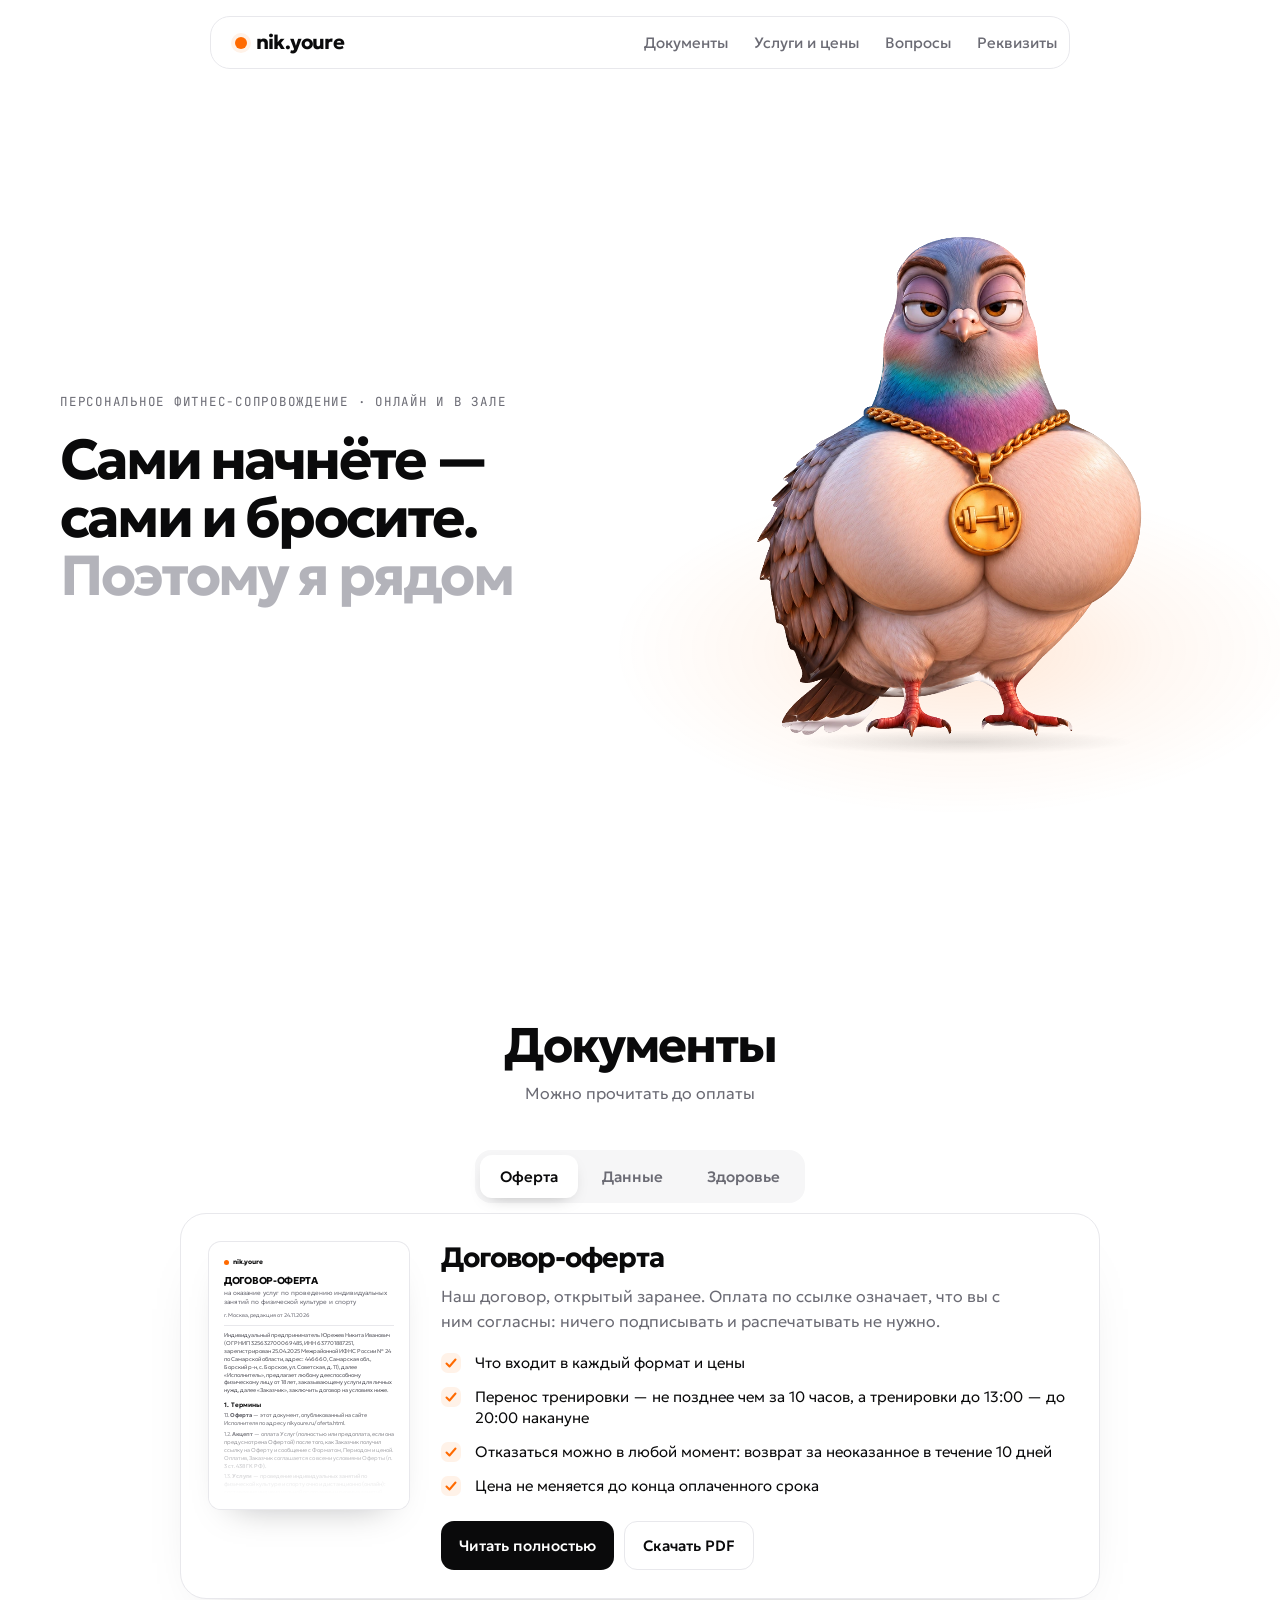
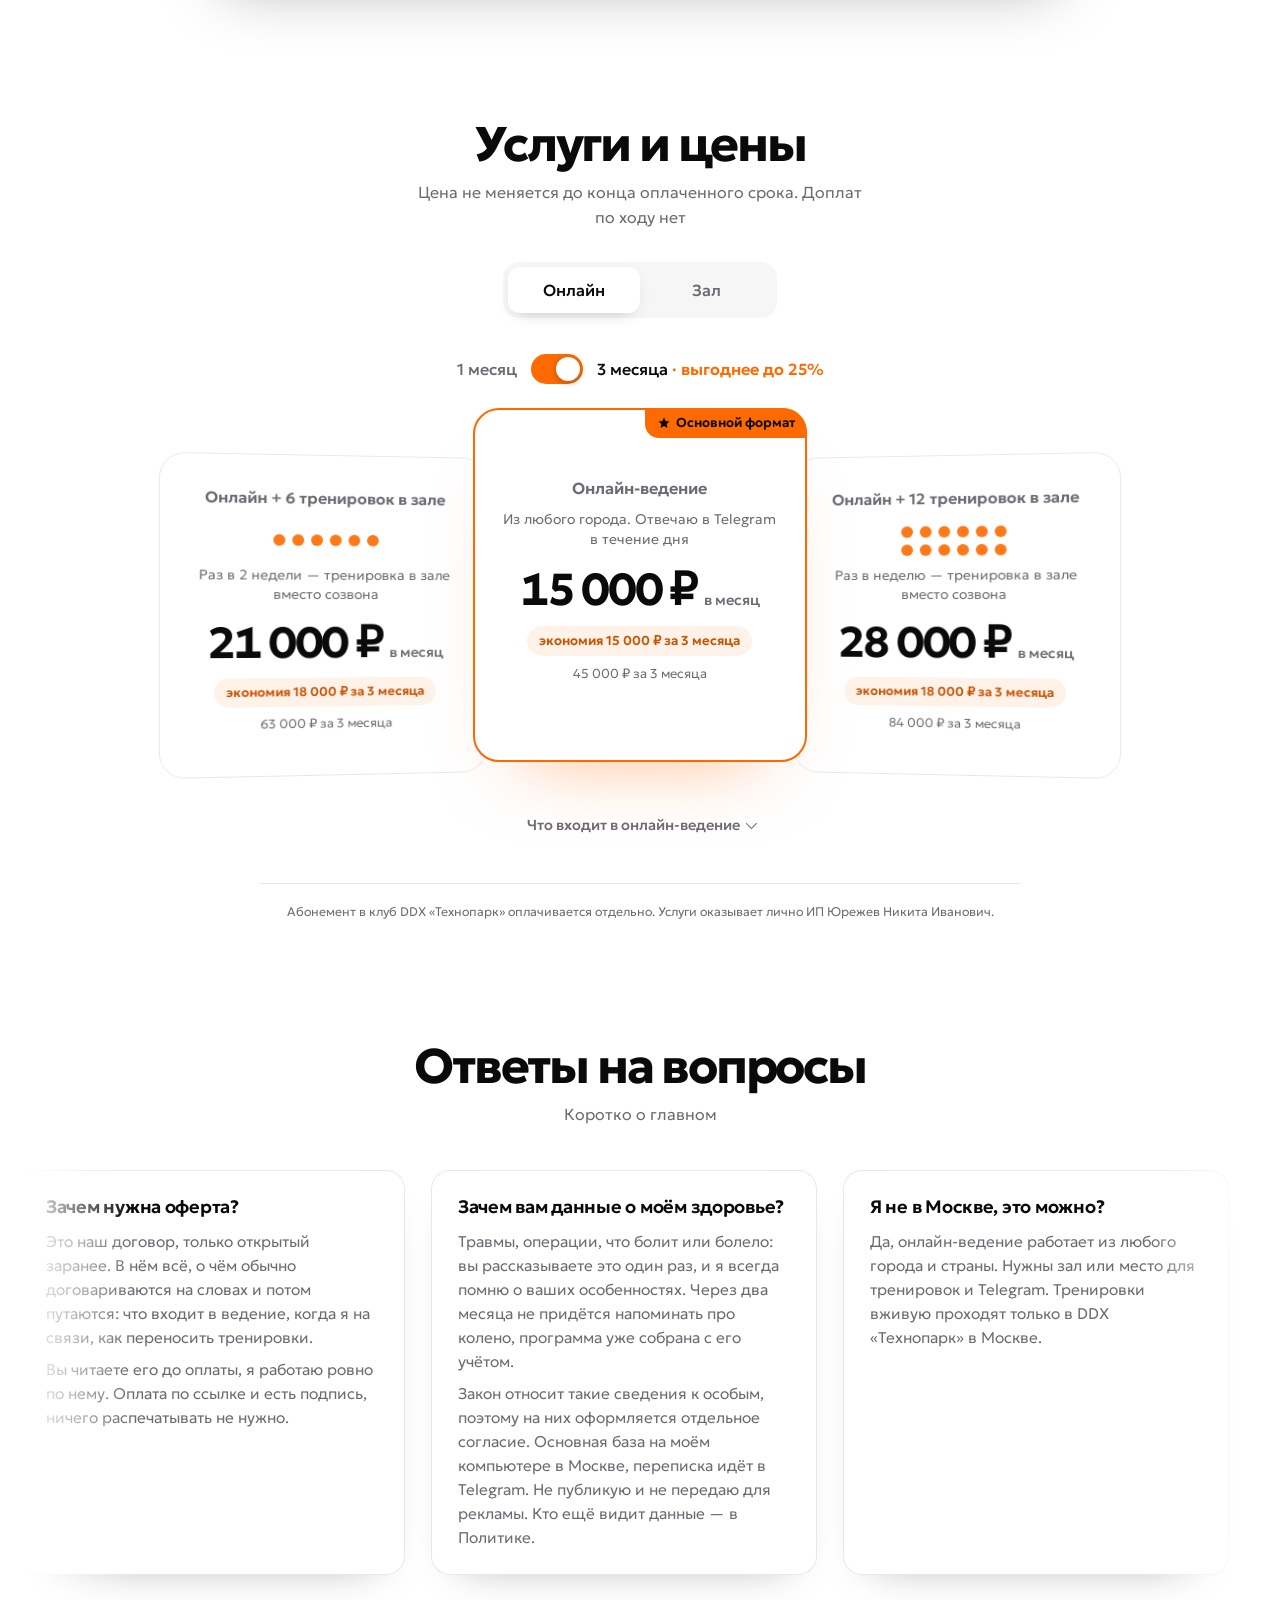
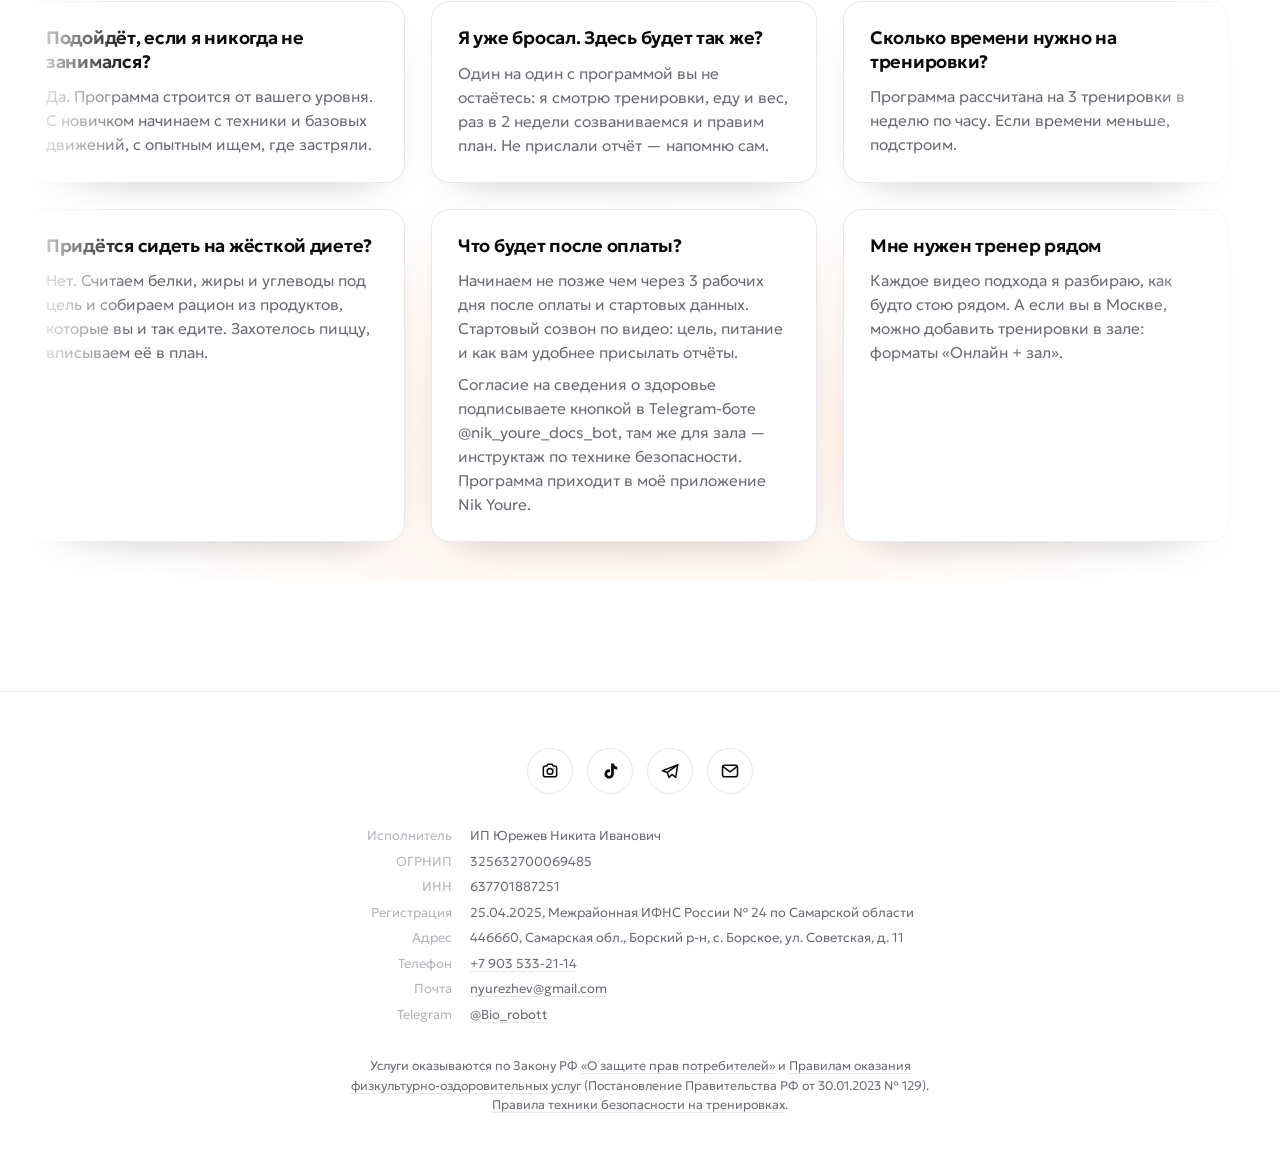
<file: index.html>
<!doctype html>
<html lang="ru">
<head>
<meta charset="utf-8">
<meta name="viewport" content="width=device-width, initial-scale=1">
<title>Никита Юрежев · фитнес-сопровождение</title>
<meta name="description" content="Онлайн-ведение и персональные тренировки в DDX «Технопарк». Услуги, цены, договор-оферта и реквизиты ИП Юрежева Н. И.">
<meta property="og:type" content="website">
<meta property="og:site_name" content="nik.youre">
<meta property="og:title" content="Договор-оферта · Никита Юрежев">
<meta property="og:description" content="Условия, цены и реквизиты ИП. Можно прочитать до оплаты.">
<meta property="og:url" content="https://nikyoure.ru/">
<meta property="og:image" content="https://nikyoure.ru/og-docs-min.jpg">
<meta property="og:image:width" content="1200">
<meta property="og:image:height" content="630">
<meta name="twitter:card" content="summary_large_image">
<link rel="stylesheet" href="fonts.css">
<link rel="icon" href="data:image/svg+xml,%3Csvg xmlns=%27http://www.w3.org/2000/svg%27 viewBox=%270 0 32 32%27%3E%3Ccircle cx=%2716%27 cy=%2716%27 r=%2710%27 fill=%27%23ff6a00%27/%3E%3C/svg%3E">
<style>
:root{
  --bg:#ffffff;
  --panel:#f6f6f7;
  --ink:#0a0a0b;
  --soft:#b3b3ba;
  --muted:#6b6b74;
  --line:#e8e8ec;
  --accent:#ff6a00;
  --accent-soft:#fff2e8;
  --accent-line:#ffd2b0;
  --mono:"JetBrains Mono",ui-monospace,monospace;
  --sans:"Geologica",-apple-system,BlinkMacSystemFont,"Segoe UI",Roboto,sans-serif;
  --wrap:1080px;
}
*{box-sizing:border-box;margin:0;padding:0}
html{scroll-behavior:smooth;-webkit-text-size-adjust:100%}
body{background:var(--bg);color:var(--ink);font-family:var(--sans);font-weight:300;font-size:17px;line-height:1.55;overflow-x:hidden}
a{color:inherit;text-decoration:none}
:focus-visible{outline:2px solid var(--accent);outline-offset:3px;border-radius:10px}
.wrap{max-width:var(--wrap);margin:0 auto;padding:0 24px}

.btn{display:inline-flex;align-items:center;justify-content:center;font-weight:500;border-radius:16px;transition:transform .15s ease,background .2s;white-space:nowrap}
.btn:active{transform:scale(.98)}
.btn-a{background:var(--accent);color:var(--ink);box-shadow:0 8px 28px -10px rgba(255,106,0,.7)}
.btn-a:hover{background:#ff7a1a}
.btn-lg{font-size:17px;padding:17px 30px}
.btn-sm{font-size:14px;padding:10px 16px;border-radius:12px}

/* шапка */
.nav{position:fixed;top:16px;left:50%;transform:translateX(-50%);z-index:50;width:min(860px,calc(100% - 32px));display:flex;align-items:center;gap:28px;padding:10px 12px 10px 24px;border:1px solid var(--line);border-radius:20px;background:rgba(255,255,255,.8);backdrop-filter:blur(14px);-webkit-backdrop-filter:blur(14px)}
.logo{display:flex;align-items:center;gap:9px;font-weight:700;font-size:20px;letter-spacing:-.04em}
.logo i{width:12px;height:12px;border-radius:50%;background:var(--accent);box-shadow:0 0 0 4px var(--accent-soft)}
.nav-links{display:flex;gap:26px;margin-left:auto;font-size:15px;font-weight:400;color:var(--muted)}
.nav-links a:hover{color:var(--ink)}
.nl-short{display:none}

/* первый экран */
.hero{padding:150px 0 0;text-align:center}
h1{font-weight:700;font-size:clamp(40px,5.6vw,76px);line-height:1.03;letter-spacing:-.05em;max-width:900px;margin:0 auto}
h1 em{font-style:normal;color:var(--soft);display:block}
.hero-kick{font-family:var(--mono);font-size:12.5px;letter-spacing:.06em;text-transform:uppercase;color:var(--muted);margin:0 auto 18px}
h1 .nw,.hero-kick .nw{white-space:nowrap}
@media (max-width:640px){.hero-kick{font-size:11px;letter-spacing:.04em;line-height:1.7}.hero-kick .kd{display:none}.hero-kick .nw{display:block}}
.hero-sub{max-width:520px;margin:24px auto 0;font-size:18px;color:var(--muted)}
.hero .btn{margin-top:34px}

/* место под голубя */
.stage{position:relative;height:clamp(440px,64vh,660px);margin-top:20px}
.stage::before{content:"";position:absolute;left:50%;bottom:6%;width:min(700px,90vw);height:46%;transform:translateX(-50%);background:radial-gradient(closest-side,rgba(255,106,0,.16),rgba(255,106,0,.05) 55%,transparent);pointer-events:none}
.stage::after{content:"";position:absolute;left:50%;bottom:7%;width:min(340px,60vw);height:24px;transform:translateX(-50%);background:radial-gradient(closest-side,rgba(10,10,11,.13),transparent);pointer-events:none}
#pigeon{position:absolute;left:50%;bottom:8%;transform:translateX(-50%);height:88%;aspect-ratio:1122/1402;z-index:2}
#pigeon img,#pigeon canvas{position:absolute;inset:0;width:100%;height:100%;display:block}
#pigeon canvas{opacity:0;transition:opacity .5s}
#pigeon.live canvas{opacity:1}
#pigeon.live img{visibility:hidden}
#pigeon.empty{border:1.5px dashed var(--accent-line);border-radius:46% 46% 32% 32%/40% 40% 22% 22%;display:grid;place-items:center;background:rgba(255,255,255,.4)}
#pigeon.empty span{font-family:var(--mono);font-size:12px;color:#d59a6e}

/* разделы */
.sec{padding:120px 0 0}
.h2{font-weight:700;font-size:clamp(32px,3.8vw,50px);line-height:1.05;letter-spacing:-.045em;max-width:760px}
.h2 em{font-style:normal;color:var(--soft)}

/* услуги и цены: три карточки, переключатель срока (по референсу Никиты 21.11) */
.checks{list-style:none;margin-top:24px;display:flex;flex-direction:column;gap:12px}
.checks li{display:grid;grid-template-columns:22px 1fr;gap:12px;font-size:15px;line-height:1.45}
.checks li::before{content:"";width:20px;height:20px;border-radius:7px;background:var(--accent-soft);margin-top:1px;background-image:url("data:image/svg+xml,%3Csvg xmlns='http://www.w3.org/2000/svg' viewBox='0 0 20 20'%3E%3Cpath d='M5.5 10.5l3 3 6-7' fill='none' stroke='%23ff6a00' stroke-width='2' stroke-linecap='round' stroke-linejoin='round'/%3E%3C/svg%3E")}
.price-head{text-align:center;display:flex;flex-direction:column;align-items:center}
.price-head .h2{margin:0 auto}
.price-head p{color:var(--muted);font-size:17px;margin-top:16px;max-width:520px}
.period{display:flex;align-items:center;justify-content:center;gap:14px;margin-top:36px;font-weight:500;font-size:16px;flex-wrap:wrap}
.period .lbl{color:var(--muted);transition:color .2s;cursor:pointer;user-select:none}
.period .lbl.on{color:var(--ink)}
.period .save{color:var(--accent);font-weight:600}
.sw{position:relative;width:52px;height:30px;border-radius:99px;background:#d9d9de;border:0;cursor:pointer;transition:background .25s;flex:none}
.sw::after{content:"";position:absolute;top:3px;left:3px;width:24px;height:24px;border-radius:50%;background:#fff;box-shadow:0 2px 6px rgba(10,10,11,.25);transition:transform .3s cubic-bezier(.3,.7,.3,1.2)}
.sw[aria-checked="true"]{background:var(--accent)}
.sw[aria-checked="true"]::after{transform:translateX(22px)}
.plans{display:grid;grid-template-columns:repeat(3,minmax(0,1fr));gap:16px;margin-top:44px;perspective:1400px;align-items:stretch}
.plan{position:relative;border:1px solid var(--line);border-radius:26px;padding:32px 26px 26px;background:#fff;display:flex;flex-direction:column;text-align:center;transform:translateY(50px);transition:transform 1.4s cubic-bezier(.2,.85,.25,1) .3s}
.plan.pop{border:2px solid var(--accent);z-index:2;box-shadow:0 40px 80px -50px rgba(255,106,0,.55)}
.plan:not(.pop){margin-top:20px}
.plans.seen .plan{transform:none}
@media (min-width:901px){
  .plans.seen .plan.l{transform:translateX(30px) scale(.94) rotateY(10deg);transform-origin:right center}
  .plans.seen .plan.r{transform:translateX(-30px) scale(.94) rotateY(-10deg);transform-origin:left center}
  .plans.seen .plan.pop{transform:translateY(-20px)}
}
.badge-pop{position:absolute;top:-2px;right:-2px;display:flex;align-items:center;gap:5px;background:var(--accent);color:var(--ink);font-size:13px;font-weight:600;padding:5px 12px;border-radius:0 24px 0 14px}
.badge-pop svg{width:14px;height:14px}
.plan .nm{font-weight:600;font-size:16px;color:var(--muted)}
.plan .sum{margin-top:18px;display:flex;align-items:baseline;justify-content:center;gap:8px;flex-wrap:wrap}
.plan .num{font-weight:700;font-size:clamp(36px,3.5vw,48px);letter-spacing:-.05em;line-height:1;font-variant-numeric:tabular-nums}
.plan .per{font-size:14.5px;font-weight:500;color:var(--muted)}
.plan .bill{font-size:13px;color:var(--muted);margin-top:8px;min-height:2.8em}
.plan .checks{margin-top:18px;text-align:left}
.plan .checks{margin-bottom:22px}
.plan hr{border:0;border-top:1px solid var(--line);margin:auto 0 18px;width:100%}
.plan .go{display:flex;align-items:center;justify-content:center;text-align:center;width:100%;border-radius:14px;padding:14px 18px;font-weight:600;font-size:16px;border:1px solid var(--line);transition:background .25s,border-color .25s,box-shadow .25s}
.plan .go:hover{background:var(--accent);border-color:var(--accent);box-shadow:0 0 0 2px #fff,0 0 0 4px var(--accent)}
.plan.pop .go{background:var(--accent);border-color:var(--accent);color:var(--ink)}
.plan .desc{font-size:13px;line-height:1.55;color:var(--muted);margin-top:16px}
.plan .desc b{font-weight:600;color:var(--ink)}
.who{margin:28px auto 0;font-size:14.5px;color:var(--muted);max-width:760px;text-align:center}
@media (max-width:900px){
  .plans{grid-template-columns:minmax(0,1fr);max-width:520px;margin-left:auto;margin-right:auto}
  .plan.pop{order:-1}
  .plan:not(.pop){margin-top:0}
  .plan .bill{min-height:0}
}
.fmt{position:relative;display:flex;width:max-content;margin:32px auto 0;padding:5px;border-radius:16px;background:var(--panel)}
.fmt::before{content:"";position:absolute;top:5px;bottom:5px;left:5px;width:calc(50% - 5px);border-radius:12px;background:#fff;box-shadow:0 6px 18px -10px rgba(10,10,11,.35);transition:transform .35s cubic-bezier(.3,.7,.3,1)}
.fmt[data-at="1"]::before{transform:translateX(100%)}
.fmt-b{position:relative;z-index:1;min-width:132px;padding:11px 26px;border-radius:12px;border:0;background:none;font:inherit;font-size:16px;font-weight:500;color:var(--muted);cursor:pointer;transition:color .25s}
.fmt-b[aria-selected="true"]{color:var(--ink)}
.grp[hidden]{display:none}
.period-note{text-align:center;color:var(--muted);font-size:15px;margin-top:26px}
.plan .nm span{font-weight:400}
.extra{display:grid;grid-template-columns:minmax(0,1fr) minmax(0,1fr);gap:16px;max-width:760px;margin:32px auto 0}
.extra div{display:flex;justify-content:space-between;align-items:baseline;gap:16px;border:1px solid var(--line);border-radius:18px;padding:18px 22px}
.extra small{display:block;color:var(--muted);font-size:13px;margin-top:2px}
.extra b{font-weight:600;font-size:22px;letter-spacing:-.03em;white-space:nowrap}
.extra-note{text-align:center;color:var(--muted);font-size:13.5px;margin-top:14px}
@media (max-width:640px){.extra{grid-template-columns:minmax(0,1fr)}.fmt-b{min-width:0;padding:11px 22px}}
.anchor{display:flex;align-items:center;justify-content:space-between;gap:20px;max-width:640px;margin:30px auto 0;padding:18px 24px;border:1.5px dashed #d6d6dc;border-radius:20px}
.anchor-l{display:flex;flex-direction:column;text-align:left}
.anchor-t{font-weight:600;font-size:18px;letter-spacing:-.01em}
.anchor-s{font-size:13.5px;color:var(--muted);margin-top:2px}
.anchor-p{font-weight:700;font-size:30px;letter-spacing:-.04em;white-space:nowrap}
.anchor-bridge{display:flex;align-items:center;justify-content:center;gap:6px;color:var(--muted);font-size:14.5px;margin-top:14px}
.anchor-bridge svg{width:16px;height:16px;color:var(--accent)}
.plan .tagl{font-size:14px;line-height:1.45;color:var(--muted);margin-top:8px}
.plan .save-b{align-self:center;margin-top:14px;font-size:13px;font-weight:600;color:#c85300;background:var(--accent-soft);padding:5px 12px;border-radius:99px}
@media (max-width:900px){.plan .tagl{min-height:0}.plan.l{order:1}}
@media (max-width:640px){.anchor{padding:16px 18px}.anchor-p{font-size:26px}}
.dots{display:grid;grid-template-columns:repeat(6,12px);gap:7px;justify-content:center;margin:16px auto 2px}
.dots.d4,.dots.d8{grid-template-columns:repeat(4,12px)}
.dots i.off{display:none}
.plan .save-b[hidden]{display:none}
#g-online .plan .desc{margin-top:auto;padding-top:20px}
.dots{min-height:31px;align-content:center}
.dots i{width:12px;height:12px;border-radius:50%;background:var(--accent);opacity:.9;transform:scale(0);transition:transform .35s cubic-bezier(.3,.7,.3,1.4)}
.plans.seen .dots i{transform:scale(1)}
.plans.seen .dots i:nth-child(1){transition-delay:0.55s}
.plans.seen .dots i:nth-child(2){transition-delay:0.60s}
.plans.seen .dots i:nth-child(3){transition-delay:0.65s}
.plans.seen .dots i:nth-child(4){transition-delay:0.70s}
.plans.seen .dots i:nth-child(5){transition-delay:0.75s}
.plans.seen .dots i:nth-child(6){transition-delay:0.80s}
.plans.seen .dots i:nth-child(7){transition-delay:0.85s}
.plans.seen .dots i:nth-child(8){transition-delay:0.90s}
.plans.seen .dots i:nth-child(9){transition-delay:0.95s}
.plans.seen .dots i:nth-child(10){transition-delay:1.00s}
.plans.seen .dots i:nth-child(11){transition-delay:1.05s}
.plans.seen .dots i:nth-child(12){transition-delay:1.10s}
#g-gym .plan .desc{margin-top:auto;padding-top:20px}
#g-gym .plan .save-b{margin-bottom:4px}
@media (prefers-reduced-motion:reduce){.dots i{transform:none}}
.inc{list-style:none;display:grid;grid-template-columns:repeat(3,minmax(0,1fr));gap:14px 32px;max-width:900px;margin:30px auto 0;padding:20px 4px;border-top:1px solid var(--line);border-bottom:1px solid var(--line)}
#g-gym .inc{grid-template-columns:repeat(4,minmax(0,1fr))}
.inc li{display:flex;align-items:flex-start;gap:10px;font-size:14px;line-height:1.4;color:var(--muted);text-align:left}
.inc svg{width:18px;height:18px;color:var(--accent);flex:none;margin-top:1px}
@media (max-width:900px){.inc,#g-gym .inc{grid-template-columns:repeat(2,minmax(0,1fr));gap:12px 18px}}
@media (max-width:420px){.inc li{font-size:13.5px}}
#uslugi .plan{justify-content:center}
.incd{max-width:900px;margin:26px auto 0;text-align:center}
.incd summary{display:inline-flex;align-items:center;gap:6px;cursor:pointer;list-style:none;font-size:14.5px;font-weight:500;color:var(--muted);padding:6px 10px;border-radius:10px}
.incd summary::-webkit-details-marker{display:none}
.incd summary::after{content:"";width:7px;height:7px;border-right:1.5px solid currentColor;border-bottom:1.5px solid currentColor;transform:rotate(45deg) translateY(-2px);transition:transform .25s}
.incd[open] summary::after{transform:rotate(-135deg) translateY(-1px)}
.incd summary:hover{color:var(--ink)}
.incd .inc{margin-top:14px}
.anchor-line{text-align:center;color:var(--muted);font-size:15px;margin-top:26px}
.anchor-line b{color:var(--ink);font-weight:600}
.fineprint{max-width:760px;margin:40px auto 0;padding-top:18px;border-top:1px solid var(--line);font-size:12.5px;line-height:1.55;color:var(--muted);text-align:center}
.fineprint p+p{margin-top:6px}
.fineprint b{font-weight:600;color:#4a4a52}
.fineprint a{text-decoration:underline;text-underline-offset:2px}
/* вопросы: бегущие ленты карточек */
.faq-sec{position:relative;overflow:hidden;padding-bottom:40px}
.faq-sec::before{content:"";position:absolute;left:50%;bottom:-120px;width:min(1200px,120vw);height:520px;transform:translateX(-50%);background:radial-gradient(closest-side,rgba(255,106,0,.13),rgba(255,106,0,.04) 60%,transparent);pointer-events:none}
.fq-rows{position:relative;display:flex;flex-direction:column;gap:28px;margin-top:44px;max-width:1240px;margin-left:auto;margin-right:auto}
.fq-row{overflow:hidden;padding:8px 0 34px;margin:-8px 0 -34px;-webkit-mask-image:linear-gradient(90deg,transparent,#000 9%,#000 91%,transparent);mask-image:linear-gradient(90deg,transparent,#000 9%,#000 91%,transparent);cursor:default}
.fq-track{display:flex;width:max-content;animation:fq-left var(--dur,60s) linear infinite}
.fq-row.rev .fq-track{animation-name:fq-right}
.fq-row:hover .fq-track,.fq-row.paused .fq-track{animation-play-state:paused}
@keyframes fq-left{from{transform:translateX(0)}to{transform:translateX(-50%)}}
@keyframes fq-right{from{transform:translateX(-50%)}to{transform:translateX(0)}}
.fq-half{display:flex;gap:28px;padding-right:28px;align-items:stretch}
.fq{flex:none;width:384px;background:#fff;border-radius:18px;padding:24px 26px;box-shadow:0 0 0 1px var(--line),0 18px 40px -28px rgba(10,10,11,.35)}
.fq h3{font-weight:600;font-size:18px;letter-spacing:-.015em;line-height:1.3}
.fq p{color:var(--muted);font-size:15.5px;line-height:1.55;margin-top:12px}
.fq p+p{margin-top:8px}
@media (max-width:640px){.fq{width:300px;padding:20px}.fq h3{font-size:16.5px}.fq p{font-size:14.5px}.fq-rows{gap:18px}.fq-half{gap:16px;padding-right:16px}}
@media (prefers-reduced-motion:reduce){
  .fq-row{-webkit-mask-image:none;mask-image:none;overflow:visible}
  .fq-track{animation:none;width:auto}
  .fq-half{flex-wrap:wrap;justify-content:center;padding:0 16px}
  .fq-half[aria-hidden]{display:none}
}
.save-m{display:none}
@media (max-width:640px){
  .period .save{display:none}
  .save-m{display:block;text-align:center;color:var(--accent);font-weight:600;font-size:14px;margin-top:8px}
  .plans{margin-top:28px}
  .plan.pop{padding-top:44px}
}
@media (prefers-reduced-motion:reduce){.plan{transform:none!important;transition:none}}
/* 21.11 (Никита): на телефоне цены как на ПК — видно все три сразу: основная крупно по центру и приподнята,
   боковые выглядывают из-за неё, меньше и развёрнуты веером. Свайп или нажатие на боковую — она выезжает в центр (по кругу).
   Положение каждой карточки считает скрипт (--x, --s, --r, --y, --z). При появлении боковые выезжают из-за основной */
.car-dots{display:none}
@media (max-width:900px){
  .plans{display:grid;grid-template-columns:var(--cw);justify-content:center;max-width:none;width:100vw;margin-left:calc(50% - 50vw);margin-right:0;padding:24px 0 34px;overflow:hidden;touch-action:pan-y;--cw:min(76vw,340px)}
  .plans .plan,.plans .plan.pop,.plans .plan.l{order:0;grid-area:1/1;user-select:none;-webkit-user-select:none}
  .plans .plan,.plans.seen .plan{transform:perspective(900px) translateX(var(--x,0px)) translateY(var(--y,0px)) scale(var(--s,1)) rotateY(var(--r,0deg));z-index:var(--z,1);transition:transform .5s cubic-bezier(.2,.8,.25,1),border-color .35s,box-shadow .35s}
  .plans.intro .plan{transition:transform 1.3s cubic-bezier(.2,.85,.25,1) .15s}
  .plans.drag .plan{transition:none}
  .car-dots{display:flex;justify-content:center;gap:8px;margin:-14px 0 6px}
  .car-dots button{width:8px;height:8px;padding:0;border:0;border-radius:99px;background:#d6d6dc;cursor:pointer;transition:width .3s,background .3s}
  .car-dots button.on{width:22px;background:var(--accent)}
  /* 21.11 (Никита): оранжевая рамка и свечение — у карточки, которая сейчас по центру; плашка «Основной формат» остаётся на своей */
  .plans .plan.pop{border:1px solid var(--line);box-shadow:none}
  .plans .plan.pop .badge-pop{top:-1px;right:-1px}
  .plans .plan.cur{border-color:var(--accent);box-shadow:0 0 0 1px var(--accent),0 40px 80px -50px rgba(255,106,0,.55)}
  /* 21.11 (Никита): у боковых карточек прячем только деньги (цена, экономия, сумма за срок) — их обрезки по краю экрана
     выглядели как сбой. Название, точки и подпись остаются как были. При свайпе цифры проявляются по мере выезда в центр */
  .plans .plan .sum,.plans .plan .save-b,.plans .plan .bill{opacity:max(0,calc(1 - var(--a,0)*1.6));transition:opacity .45s}
  .plans.drag .plan .sum,.plans.drag .plan .save-b,.plans.drag .plan .bill{transition:none}
}
@media (max-width:640px){.plans .plan{padding-left:18px;padding-right:18px}.plans .save-b{white-space:nowrap}}
@media (max-width:370px){.plans .save-b{font-size:12px;padding:5px 10px}}

/* оплата и возврат */
.terms{display:grid;grid-template-columns:minmax(0,1fr) minmax(0,1fr);gap:16px;margin-top:48px}
.term{background:var(--panel);border-radius:24px;padding:30px}
.term h3{font-weight:600;font-size:20px;letter-spacing:-.02em}
.term p{color:var(--muted);font-size:15.5px;margin-top:10px}

/* вопросы */
.faq{max-width:820px;margin-top:40px;border-top:1px solid var(--line)}
.faq details{border-bottom:1px solid var(--line)}
.faq summary{list-style:none;cursor:pointer;display:flex;justify-content:space-between;align-items:center;gap:20px;padding:22px 0;font-size:18px;font-weight:500;letter-spacing:-.01em}
.faq summary::-webkit-details-marker{display:none}
.faq summary i{flex:none;width:20px;height:20px;position:relative;transition:transform .3s}
.faq summary i::before,.faq summary i::after{content:"";position:absolute;left:50%;top:50%;width:14px;height:1.8px;background:var(--ink);transform:translate(-50%,-50%);border-radius:2px}
.faq summary i::after{transform:translate(-50%,-50%) rotate(90deg)}
.faq details[open] summary i{transform:rotate(45deg)}
.faq details[open] summary i::before,.faq details[open] summary i::after{background:var(--accent)}
.faq details p{color:var(--muted);font-size:16.5px;max-width:720px;padding-bottom:10px}
.faq details p:last-child{padding-bottom:24px}

/* документы: вкладки (по референсу animated tabs, светлая версия) */
.dtabs{max-width:920px;margin:44px auto 0}
.docs-head p{font-size:16px;margin-top:10px}
.dt-bar{margin:0 auto}
.dt-bar{position:relative;display:flex;gap:4px;width:max-content;max-width:100%;padding:5px;border-radius:16px;background:var(--panel)}
.dt-ind{position:absolute;top:5px;bottom:5px;left:0;width:0;border-radius:12px;background:#fff;box-shadow:0 6px 18px -10px rgba(10,10,11,.4);transition:transform .55s cubic-bezier(.3,1.35,.45,1),width .55s cubic-bezier(.3,1.35,.45,1)}
.dt-b{position:relative;z-index:1;padding:10px 20px;border:0;border-radius:12px;background:none;font:inherit;font-size:15px;font-weight:500;color:var(--muted);cursor:pointer;transition:color .25s}
.dt-b[aria-selected="true"]{color:var(--ink)}
.dt-panel{margin-top:10px;border:1px solid var(--line);border-radius:26px;padding:28px;background:#fff;box-shadow:0 30px 60px -45px rgba(10,10,11,.35);min-height:330px}
.dt-pane{display:grid;grid-template-columns:200px minmax(0,1fr);gap:32px;align-items:start}
.dt-pane[hidden]{display:none}
.dt-pane.in{animation:dtin .55s cubic-bezier(.25,1.1,.35,1) both}
@keyframes dtin{from{opacity:0;transform:translateX(-10px) scale(.96);filter:blur(10px)}to{opacity:1;transform:none;filter:blur(0)}}
.dt-sheet{position:relative;aspect-ratio:3/4;border-radius:12px;background:#fff;padding:16px 15px;overflow:hidden;box-shadow:0 0 0 1px var(--line),0 18px 36px -24px rgba(10,10,11,.35);font-size:5.6px;line-height:1.42;color:#55555d;text-align:left;user-select:none;pointer-events:none}
.dt-sheet::after{content:"";position:absolute;left:0;right:0;bottom:0;height:38%;background:linear-gradient(transparent,#fff 85%)}
.dt-sheet .mh{display:flex;align-items:center;gap:4px;font-weight:700;font-size:6.6px;color:var(--ink);margin-bottom:8px;letter-spacing:-.02em}
.dt-sheet .mh i{width:5px;height:5px;border-radius:50%;background:var(--accent)}
.dt-sheet h4{font-weight:700;font-size:10px;line-height:1.15;color:var(--ink);letter-spacing:-.03em}
.dt-sheet .ms{font-size:6.4px;color:var(--muted);margin-top:2px}
.dt-sheet .mm{font-size:5.4px;color:var(--muted);margin:5px 0 6px;padding-bottom:5px;border-bottom:.5px solid var(--line)}
.dt-sheet h5{font-weight:600;font-size:6.4px;color:var(--ink);margin:6px 0 2px}
.dt-sheet p{margin:0 0 2.5px}
.dt-sheet .f{display:inline-block;min-width:26px;border-bottom:.5px solid var(--ink)}
.dt-body h3{font-weight:700;font-size:clamp(22px,2.2vw,28px);letter-spacing:-.035em;line-height:1.15}
.dt-lead{color:var(--muted);font-size:16px;margin-top:10px;max-width:560px}
.dt-body .checks{margin-top:18px}
.dt-acts{display:flex;gap:10px;flex-wrap:wrap;margin-top:24px}
.dt-open,.dt-pdf{display:inline-flex;align-items:center;justify-content:center;border-radius:13px;padding:12px 18px;font-weight:500;font-size:15px;transition:background .2s,border-color .2s}
.dt-open{background:var(--ink);color:#fff}
.dt-open:hover{background:#2a2a2e}
.dt-pdf{border:1px solid var(--line)}
.dt-pdf:hover{border-color:#cfcfd6}
@media (max-width:700px){
  .dt-pane{grid-template-columns:minmax(0,1fr);gap:20px}
  .dt-sheet{aspect-ratio:auto;height:150px;max-width:260px;margin:0 auto;width:100%}
  .dt-panel{padding:20px;border-radius:22px}
  .dt-bar{width:100%}.dt-b{flex:1;padding:10px 6px}
}
@media (prefers-reduced-motion:reduce){.dt-pane.in{animation:none}.dt-ind{transition:none}}

/* реквизиты: подвал по центру */
footer{margin-top:110px;border-top:1px solid var(--line);background:#fff}
.ft{max-width:880px;margin:0 auto;padding:56px 24px 44px;display:flex;flex-direction:column;align-items:center;gap:32px}
.ft-soc{display:flex;gap:14px}
.soc{display:grid;place-items:center;width:46px;height:46px;border-radius:50%;border:1px solid var(--line);background:#fff;color:var(--ink);transition:transform .25s cubic-bezier(.3,1.4,.5,1),background .25s,border-color .25s,color .25s,box-shadow .25s}
.soc svg{width:20px;height:20px}
.soc:hover{transform:translateY(-3px);background:var(--accent);border-color:var(--accent);color:#fff;box-shadow:0 12px 24px -12px rgba(255,106,0,.8)}
.ft-req{display:grid;grid-template-columns:auto auto;gap:6px 18px;font-size:13px;line-height:1.5;color:var(--muted)}
.ft-req dt{text-align:right;color:var(--soft)}
.ft-req dd{text-align:left}
.ft-req a,.ft-law a{text-decoration:underline;text-decoration-color:var(--line);text-underline-offset:3px}
.ft-law{max-width:620px;font-size:12.5px;line-height:1.55;color:var(--muted);text-align:center}
@media (max-width:640px){.ft{padding:44px 16px 36px;gap:26px}.ft-req{grid-template-columns:1fr;gap:0;text-align:center}.ft-req dt,.ft-req dd{text-align:center}.ft-req dd{margin-bottom:8px}}

/* появление первого экрана */
.in{opacity:0;transform:translateY(14px);animation:up .8s cubic-bezier(.2,.7,.2,1) forwards}
.d1{animation-delay:.05s}.d2{animation-delay:.18s}.d3{animation-delay:.3s}.d4{animation-delay:.45s}
@keyframes up{to{opacity:1;transform:none}}
@media (prefers-reduced-motion:reduce){*{animation:none!important;transition:none!important}.in{opacity:1;transform:none}html{scroll-behavior:auto}}

@media (max-width:900px){
  /* 21.11 (Никита): на телефоне разделы в одну строку напротив логотипа, без «Реквизитов» (они в подвале) */
  .nav{gap:14px}
  .nav-links{gap:14px;font-size:14px;white-space:nowrap}
  .nl-long{display:none}.nl-short{display:inline}
  .nav .btn{margin-left:auto}
  .services,.terms{grid-template-columns:minmax(0,1fr)}
  .req{grid-template-columns:1fr;gap:40px}
}
@media (max-width:640px){
  body{font-size:16px}
  .wrap{padding:0 16px}
  .nav{top:10px;padding:8px 8px 8px 16px;width:calc(100% - 20px)}
  .hero{padding-top:118px}
  .hero-sub{display:none}   /* 22.11 (Никита): на телефоне без подзаголовка */
  .hero .btn{width:100%}
  .btn-lg{white-space:normal;text-align:center;padding:16px 20px}
  .stage{height:min(500px,70vh)}
  #pigeon{height:84%}
  .sec{padding-top:90px}
  .svc{padding:24px;border-radius:22px}
  .term{padding:24px;border-radius:20px}
  .doc{grid-template-columns:32px minmax(0,1fr) auto;gap:14px;padding:20px 0}
  .doc h3{font-size:17px}
  .req dl{grid-template-columns:1fr;gap:2px}
  .req dd{margin-bottom:10px}
  footer{margin-top:90px;padding-top:48px}
}

@media (max-width:640px){.nav{gap:14px;padding:9px 14px}.logo{font-size:16px;gap:7px}.logo i{width:9px;height:9px;box-shadow:0 0 0 3px var(--accent-soft)}.nav-links{flex:1;justify-content:space-between;gap:10px;font-size:clamp(13px,calc((100vw - 170px)/13.5),15px)}.nl-req{display:none}}

/* 21.11 (Никита): на ноутбуке первый экран в две колонки — текст слева, голубь справа целиком.
   На большом мониторе (шире 1680) и телефоне — как было: голубь под текстом */
@media (min-width:1025px) and (max-width:1680px){
  .hero{display:grid;grid-template-columns:minmax(0,1.1fr) minmax(0,.9fr);align-items:center;gap:16px;max-width:1240px;margin:0 auto;padding:96px 40px 0;min-height:100vh;text-align:left}
  .hero .wrap{padding:0;max-width:none;margin:0}
  h1{font-size:clamp(44px,4.4vw,68px);margin:0}
  .hero-sub{margin:24px 0 0}
  .stage{height:min(calc(100vh - 120px),720px);margin-top:0}
  .stage::after{bottom:14.5%}   /* тень под самыми лапами */
}
</style>
<!-- three.js: на сайте берём свою копию (никаких внешних запросов, см. политику ПД); при открытии файлом с диска браузер свою копию не пускает, тогда для просмотра берём unpkg -->
<script>document.write('<script type="importmap">{"imports":{"three":"'+(location.protocol==='file:'?'https://unpkg.com/three@0.170.0/build/three.module.min.js':'./vendor/three.module.min.js')+'"}}<\/script>')</script>
</head>
<body>

<nav class="nav" aria-label="Навигация">
  <a class="logo" href="#top"><i></i>nik.youre</a>
  <div class="nav-links">
    <a href="#docs">Документы</a>
    <a href="#uslugi"><span class="nl-long">Услуги и цены</span><span class="nl-short">Цены</span></a>
    <a href="#faq">Вопросы</a>
    <a class="nl-req" href="#rekvizity">Реквизиты</a>
  </div>
</nav>

<main id="top">
<section class="hero">
  <div class="wrap">
    <p class="hero-kick in d1"><span class="nw">Персональное фитнес-сопровождение</span><span class="kd"> · </span><span class="nw">онлайн и в зале</span></p>
    <h1 class="in d1"><span class="nw">Сами начнёте&nbsp;—</span> <span class="nw">сами и&nbsp;бросите.</span> <em>Поэтому я&nbsp;рядом</em></h1>
  </div>

  <!-- 3D-голубь (07_Голубь_3D, proj_prep.py → pigeon/). Пока грузится или если нет WebGL — обычная картинка. -->
  <div class="stage in d4">
    <div id="pigeon" aria-hidden="true">
      <img src="pigeon/orig.webp" alt="" width="1122" height="1402">
      <canvas id="pigeon-c" width="1122" height="1402"></canvas>
    </div>
  </div>
</section>

<!-- ДОКУМЕНТЫ: вкладки по референсу Никиты (animated tabs). Полные тексты — страницы, которые собирает 11_Сайт/build_docs.py из 08_CRM/25_Оферта. 22.11 (Никита): блок стоит перед ценами -->
<section class="sec" id="docs">
  <div class="wrap">
    <div class="price-head docs-head">
      <h2 class="h2">Документы</h2>
      <p>Можно прочитать до оплаты</p>
    </div>

    <div class="dtabs">
      <div class="dt-bar" role="tablist" aria-label="Документы">
        <span class="dt-ind" aria-hidden="true"></span>
        <button class="dt-b" role="tab" id="dt-1" aria-controls="dp-1" aria-selected="true">Оферта</button>
        <button class="dt-b" role="tab" id="dt-2" aria-controls="dp-2" aria-selected="false" tabindex="-1">Данные</button>
        <button class="dt-b" role="tab" id="dt-3" aria-controls="dp-3" aria-selected="false" tabindex="-1">Здоровье</button>
      </div>

      <div class="dt-panel">
        <div class="dt-pane" id="dp-1" role="tabpanel" aria-labelledby="dt-1">
          <div class="dt-sheet" data-doc="oferta" aria-hidden="true"><!--mini:oferta--><div class="mh"><i></i>nik.youre</div><h4>ДОГОВОР-ОФЕРТА</h4><p class="ms">на оказание услуг по проведению индивидуальных занятий по физической культуре и спорту</p><p class="mm">г. Москва, редакция от 24.11.2026</p><p>Индивидуальный предприниматель Юрежев Никита Иванович (ОГРНИП 325632700069485, ИНН 637701887251, зарегистрирован 25.04.2025 Межрайонной ИФНС России № 24 по Самарской области, адрес: 446660, Самарская обл., Борский р-н, с. Борское, ул. Советская, д. 11), далее «Исполнитель», предлагает любому дееспособному физическому лицу от 18 лет, заказывающему услуги для личных нужд, далее «Заказчик», заключить договор на условиях ниже.</p><h5>1. Термины</h5><p>1.1. <strong>Оферта</strong> — этот документ, опубликованный на сайте Исполнителя по адресу nikyoure.ru/oferta.html.</p><p>1.2. <strong>Акцепт</strong> — оплата Услуг (полностью или предоплата, если она предусмотрена Офертой) после того, как Заказчик получил ссылку на Оферту и сообщение с Форматом, Периодом и ценой. Оплатив, Заказчик соглашается со всеми условиями Оферты (п. 3 ст. 438 ГК РФ).</p><p>1.3. <strong>Услуги</strong> — проведение индивидуальных занятий по физической культуре и спорту очно и дистанционно (онлайн): составление индивидуальной программы и режима занятий, проведение тренировок, постановка и контроль техники выполнения упражнений (в том числе по видео), корректировка программы по результатам, связь с тренером. Рекомендации по питанию и восстановлению даются в рамках занятий как их часть и отдельно не оказываются. Услуги не являются медицинскими. Исполнитель не ставит диагнозы, не лечит и не назначает лекарственные препараты, гормональные и иные лекарственные средства. Исполнитель может рекомендовать спортивное питание и пищевые добавки (например, протеин, креатин): это общая рекомендация, а не медицинское назначение. При заболеваниях и приёме лекарств Заказчик согласует такие добавки с врачом. Любые вопросы о лекарствах Заказчик решает только с врачом.</p><!--/mini--></div>
          <div class="dt-body">
            <h3>Договор-оферта</h3>
            <p class="dt-lead">Наш договор, открытый заранее. Оплата по ссылке означает, что вы с ним согласны: ничего подписывать и распечатывать не нужно.</p>
            <ul class="checks">
              <li>Что входит в каждый формат и цены</li>
              <li>Перенос тренировки — не позднее чем за 10 часов, а тренировки до 13:00 — до 20:00 накануне</li>
              <li>Отказаться можно в любой момент: возврат за неоказанное в течение 10 дней</li>
              <li>Цена не меняется до конца оплаченного срока</li>
            </ul>
            <div class="dt-acts"><a class="dt-open" href="oferta.html">Читать полностью</a><a class="dt-pdf" href="oferta.html#print">Скачать PDF</a></div>
          </div>
        </div>

        <div class="dt-pane" id="dp-2" role="tabpanel" aria-labelledby="dt-2" hidden>
          <div class="dt-sheet" data-doc="policy" aria-hidden="true"><!--mini:policy--><div class="mh"><i></i>nik.youre</div><h4>ПОЛИТИКА ОБРАБОТКИ ПЕРСОНАЛЬНЫХ ДАННЫХ</h4><p class="ms">индивидуального предпринимателя Юрежева Никиты Ивановича</p><p class="mm">г. Москва, редакция от 24.11.2026</p><h5>1. Общие положения</h5><p>1.1. Политика объясняет, какие персональные данные обрабатывает индивидуальный предприниматель Юрежев Никита Иванович (ОГРНИП 325632700069485, ИНН 637701887251, адрес: 446660, Самарская обл., Борский р-н, с. Борское, ул. Советская, д. 11), далее «Оператор», зачем, на каком основании, как долго, кому передаёт и как вы можете управлять своими данными.</p><p>1.2. Политика принята во исполнение Федерального закона от 27.07.2006 № 152-ФЗ «О персональных данных» (далее — Закон) и опубликована по адресу nikyoure.ru/policy.html.</p><p>1.3. Ответственный за организацию обработки персональных данных — сам Оператор. Связь по вопросам данных: почта nyurezhev@gmail.com, телефон +7 903 533-21-14, Telegram @Bio_robott.</p><p>1.4. Термины используются в значении Закона. «Оферта» — договор-оферта Оператора (nikyoure.ru/oferta.html).</p><h5>2. Чьи данные, какие, зачем, на каком основании и как долго</h5><p>2.1. <strong>Ответ на обращение и запись на бесплатный созвон или первую тренировку.</strong></p><p>Чьи: люди, которые сами написали Оператору.</p><p>Какие: имя, имя пользователя и ID в Telegram или Instagram*, номер телефона (если вы его сообщили), текст переписки, ваша цель и опыт тренировок со слов.</p><p>Основание: действия по вашему запросу до заключения договора (п. 5 ч. 1 ст. 6 Закона).</p><p>Срок: 1 год с последнего сообщения, если договор не заключён, или до вашего требования удалить данные.</p><p>Подробно о здоровье на этом этапе Оператор не расспрашивает: такие сведения обрабатываются только после отдельного согласия (п. 2.3). Если вы сами их назвали, Оператор не вносит их в карточку клиента и не использует для программы.</p><!--/mini--></div>
          <div class="dt-body">
            <h3>Политика обработки персональных данных</h3>
            <p class="dt-lead">Какие данные я храню, зачем, сколько и кому они передаются. Сайт ничего о вас не собирает: без форм, cookie и счётчиков.</p>
            <ul class="checks">
              <li>Только то, что нужно для работы с вами</li>
              <li>Не публикую и не передаю для рекламы</li>
              <li>Можно узнать, что о вас хранится, или попросить удалить</li>
              <li>Отвечаю на такой запрос в течение 10 рабочих дней</li>
            </ul>
            <div class="dt-acts"><a class="dt-open" href="policy.html">Читать полностью</a><a class="dt-pdf" href="policy.html#print">Скачать PDF</a></div>
          </div>
        </div>

        <div class="dt-pane" id="dp-3" role="tabpanel" aria-labelledby="dt-3" hidden>
          <div class="dt-sheet" data-doc="health" aria-hidden="true"><!--mini:health--><div class="mh"><i></i>nik.youre</div><h4>Согласие на обработку сведений о состоянии здоровья</h4><p>Редакция от 24.11.2026. Согласие подписывается отдельно от оплаты: в Telegram-боте Исполнителя @nik_youre_docs_bot отдельным сообщением, где коротко изложено главное из этого текста и дана ссылка на него, — нажатием кнопки «Подписываю» под этим сообщением (простая электронная подпись, п. 12.3 оферты). Подписывается этот полный текст; экземпляр с моими данными бот сразу присылает мне файлом.</p><p>Я, <span class="f">ФИО</span>, телефон <span class="f">номер</span>, Telegram ID <span class="f">номер</span>,</p><p>даю индивидуальному предпринимателю Юрежеву Никите Ивановичу (ИНН 637701887251, ОГРНИП 325632700069485, адрес: 446660, Самарская обл., Борский р-н, с. Борское, ул. Советская, д. 11) согласие на обработку сведений о состоянии моего здоровья: травмы, заболевания, операции, противопоказания к физическим нагрузкам, факт приёма лекарств по назначению врача (без названий и доз, если я сам их не укажу), самочувствие на тренировках. Исполнитель не требует от меня сведений о здоровье, медицинских документов и анализов и не запрашивает сведения обо мне у врачей, медицинских организаций, государственных органов и других третьих лиц: обрабатываются только те сведения, которые я сам сообщу или пришлю.</p><p>Цель: учитывать мои особенности при составлении программы тренировок и питания по договору-оферте (nikyoure.ru/oferta.html).</p><p>Действия: сбор, запись, систематизация, хранение, уточнение, использование, удаление; с использованием компьютера и без него.</p><p>Где хранятся: база данных на компьютере Исполнителя в Москве, резервные копии — на Яндекс Диске (ООО «ЯНДЕКС», Россия). Переписка идёт через мессенджер Telegram (Telegram FZ-LLC, ОАЭ), программа и отметки тренировок, переписка по упражнениям — в приложении Исполнителя Nik Youre (сервер в России). Переписку и записи созвонов Исполнитель разбирает с ИИ-помощником Claude (Anthropic PBC, США): я согласен, что для этого сведения о здоровье, которые есть в переписке и записях, передаются в США. Сведения о здоровье не публикуются и не используются в рекламе. Какие ещё сервисы использует Исполнитель — в Политике обработки персональных данных (nikyoure.ru/policy.html).</p><!--/mini--></div>
          <div class="dt-body">
            <h3>Согласие на сведения о здоровье</h3>
            <p class="dt-lead">Чтобы я всегда помнил о ваших травмах и особенностях и программа сразу была собрана с их учётом.</p>
            <ul class="checks">
              <li>Оформляется отдельно от оплаты, кнопкой в Telegram-боте</li>
              <li>Без него тренировки не начинаются: так безопаснее. Не хотите подписывать — верну всю оплату</li>
              <li>Не публикуется и не используется в рекламе</li>
              <li>Отозвать можно в любой момент одним сообщением</li>
            </ul>
            <div class="dt-acts"><a class="dt-open" href="health.html">Читать полностью</a><a class="dt-pdf" href="health.html#print">Скачать PDF</a></div>
          </div>
        </div>

      </div>
    </div>
    <!-- После подачи уведомления в Роскомнадзор добавить сюда: «Внесён в реестр операторов персональных данных». -->
  </div>
</section>

<!-- УСЛУГИ И ЦЕНЫ: что входит, цена в рублях, кто оказывает (ЗоЗПП ст. 10). Цены = Приложение 1 оферты -->
<section class="sec" id="uslugi">
  <div class="wrap">
    <div class="price-head docs-head">
      <h2 class="h2">Услуги и цены</h2>
      <p>Цена не меняется до конца оплаченного срока. Доплат по&nbsp;ходу&nbsp;нет</p>
    </div>

    <div class="fmt" role="tablist" aria-label="Формат">
      <button class="fmt-b" role="tab" aria-selected="true" aria-controls="g-online" id="t-online">Онлайн</button>
      <button class="fmt-b" role="tab" aria-selected="false" aria-controls="g-gym" id="t-gym">Зал</button>
    </div>

    <!-- ОНЛАЙН. Крупно — цена за месяц (как на созвоне: «45, это 15 в месяц»), мелко — сумма за срок. Цены = Приложение 1 оферты -->
    <div class="grp on" id="g-online" role="tabpanel" aria-labelledby="t-online">

      <div class="period">
        <span class="lbl" data-set="1">1 месяц</span>
        <button class="sw" id="sw" role="switch" aria-checked="true" aria-label="Срок: 3 месяца"></button>
        <span class="lbl on" data-set="3">3 месяца <span class="save">· выгоднее до 25%</span></span>
      </div>
      <p class="save-m">Выгоднее до 25%</p>

      <div class="plans">
        <article class="plan l">
          <p class="nm" data-m1="Онлайн + 2 тренировки в зале" data-m3="Онлайн + 6 тренировок в зале">Онлайн + 6 тренировок в зале</p>
          <div class="dots" data-m1="2" data-m3="6" aria-hidden="true"><i></i><i></i><i></i><i></i><i></i><i></i></div>
          <p class="tagl">Раз в 2 недели — тренировка в зале вместо созвона</p>
          <div class="sum"><span class="num" data-m1="27000" data-m3="21000">21 000 ₽</span><span class="per">в месяц</span></div>
          <p class="save-b" data-m1="" data-m3="экономия 18 000 ₽ за 3 месяца">экономия 18 000 ₽ за 3 месяца</p>
          <p class="bill" data-m1="оплата за месяц" data-m3="63 000 ₽ за 3 месяца">63 000 ₽ за 3 месяца</p>
        </article>

        <article class="plan pop">
          <span class="badge-pop"><svg viewBox="0 0 24 24" fill="currentColor" aria-hidden="true"><path d="M12 2.5l2.9 6 6.6.8-4.9 4.6 1.3 6.6L12 17.3l-5.9 3.2 1.3-6.6-4.9-4.6 6.6-.8z"/></svg>Основной формат</span>
          <p class="nm">Онлайн-ведение</p>
          <p class="tagl">Из любого города. Отвечаю в Telegram в&nbsp;течение&nbsp;дня</p>
          <div class="sum"><span class="num" data-m1="20000" data-m3="15000">15 000 ₽</span><span class="per">в месяц</span></div>
          <p class="save-b" data-m1="" data-m3="экономия 15 000 ₽ за 3 месяца">экономия 15 000 ₽ за 3 месяца</p>
          <p class="bill" data-m1="оплата за месяц" data-m3="45 000 ₽ за 3 месяца">45 000 ₽ за 3 месяца</p>
        </article>

        <article class="plan r">
          <p class="nm" data-m1="Онлайн + 4 тренировки в зале" data-m3="Онлайн + 12 тренировок в зале">Онлайн + 12 тренировок в зале</p>
          <div class="dots" data-m1="4" data-m3="12" aria-hidden="true"><i></i><i></i><i></i><i></i><i></i><i></i><i></i><i></i><i></i><i></i><i></i><i></i></div>
          <p class="tagl">Раз в неделю — тренировка в зале вместо созвона</p>
          <div class="sum"><span class="num" data-m1="34000" data-m3="28000">28 000 ₽</span><span class="per">в месяц</span></div>
          <p class="save-b" data-m1="" data-m3="экономия 18 000 ₽ за 3 месяца">экономия 18 000 ₽ за 3 месяца</p>
          <p class="bill" data-m1="оплата за месяц" data-m3="84 000 ₽ за 3 месяца">84 000 ₽ за 3 месяца</p>
        </article>
      </div>
      <details class="incd">
        <summary>Что входит в онлайн-ведение</summary>
        <ul class="inc" aria-label="В онлайн-ведение входит">
        <li><svg viewBox="0 0 24 24" fill="none" stroke="currentColor" stroke-width="1.8" stroke-linecap="round" stroke-linejoin="round" aria-hidden="true"><path d="M15 10l5-3v10l-5-3"/><rect x="3" y="6" width="12" height="12" rx="2"/></svg>Стартовый созвон: цель и ваши особенности</li>
        <li><svg viewBox="0 0 24 24" fill="none" stroke="currentColor" stroke-width="1.8" stroke-linecap="round" stroke-linejoin="round" aria-hidden="true"><rect x="6" y="2.5" width="12" height="19" rx="3"/><path d="M10 7h4M10 11h4M10 15h2"/></svg>Каждая тренировка расписана — в зале не гадаете</li>
        <li><svg viewBox="0 0 24 24" fill="none" stroke="currentColor" stroke-width="1.8" stroke-linecap="round" stroke-linejoin="round" aria-hidden="true"><circle cx="12" cy="12" r="3"/><path d="M2.5 12S6 5 12 5s9.5 7 9.5 7-3.5 7-9.5 7-9.5-7-9.5-7z"/></svg>Разбор техники по видео — как будто я рядом</li>
        <li><svg viewBox="0 0 24 24" fill="none" stroke="currentColor" stroke-width="1.8" stroke-linecap="round" stroke-linejoin="round" aria-hidden="true"><path d="M12 21c-4.4 0-8-3.6-8-8h16c0 4.4-3.6 8-8 8z"/><path d="M8 9c0-2 1-3 2-4M12 9c0-2 1-3 2-4M16 9c0-2 1-3 2-4"/></svg>Питание без запретов под вашу цель</li>
        <li><svg viewBox="0 0 24 24" fill="none" stroke="currentColor" stroke-width="1.8" stroke-linecap="round" stroke-linejoin="round" aria-hidden="true"><path d="M3 17l6-6 4 4 8-8"/><path d="M15 7h6v6"/></svg>Правлю план по вашим результатам</li>
        <li><svg viewBox="0 0 24 24" fill="none" stroke="currentColor" stroke-width="1.8" stroke-linecap="round" stroke-linejoin="round" aria-hidden="true"><rect x="5" y="3" width="14" height="18" rx="2"/><path d="m9 12 2 2 4-4"/></svg>Смотрю еду вечером, вес и талию раз в неделю</li>
        <li><svg viewBox="0 0 24 24" fill="none" stroke="currentColor" stroke-width="1.8" stroke-linecap="round" stroke-linejoin="round" aria-hidden="true"><path d="M15 10l5-3v10l-5-3"/><rect x="3" y="6" width="12" height="12" rx="2"/></svg>Раз в 2 недели созвон: итоги и план</li>
        <li><svg viewBox="0 0 24 24" fill="none" stroke="currentColor" stroke-width="1.8" stroke-linecap="round" stroke-linejoin="round" aria-hidden="true"><path d="M6 16V11a6 6 0 0 1 12 0v5l1.5 2h-15z"/><path d="M10 20a2 2 0 0 0 4 0"/></svg>Не прислали отчёт — напомню</li>
        <li><svg viewBox="0 0 24 24" fill="none" stroke="currentColor" stroke-width="1.8" stroke-linecap="round" stroke-linejoin="round" aria-hidden="true"><path d="M21 12a8 8 0 0 1-11.6 7.1L4 20l1-4.6A8 8 0 1 1 21 12z"/></svg>На связи в Telegram с 9:00 до 22:00</li>
      </ul>
      </details>
    </div>

    <!-- ЗАЛ. Разовая — первой, как точка отсчёта: от неё считается экономия пакетов (цены реальные, Приложение 1 оферты) -->
    <div class="grp" id="g-gym" role="tabpanel" aria-labelledby="t-gym" hidden>
      <p class="anchor-line">Разовая тренировка — <b>4 500 ₽</b>. В пакете каждая дешевле</p>

      <div class="plans">
        <article class="plan l">
          <p class="nm">Пакет 4 тренировки</p>
          <div class="dots d4" aria-hidden="true"><i></i><i></i><i></i><i></i></div>
          <p class="tagl">Попробовать формат</p>
          <div class="sum"><span class="num">4 000 ₽</span><span class="per">за тренировку</span></div>
          <p class="save-b">на 500 ₽ дешевле разовой</p>
          <p class="bill">16 000 ₽ за пакет · экономия 2 000 ₽</p>
        </article>

        <article class="plan pop">
          <span class="badge-pop"><svg viewBox="0 0 24 24" fill="currentColor" aria-hidden="true"><path d="M12 2.5l2.9 6 6.6.8-4.9 4.6 1.3 6.6L12 17.3l-5.9 3.2 1.3-6.6-4.9-4.6 6.6-.8z"/></svg>Самая низкая цена среди пакетов</span>
          <p class="nm">Пакет 12 тренировок</p>
          <div class="dots d12" aria-hidden="true"><i></i><i></i><i></i><i></i><i></i><i></i><i></i><i></i><i></i><i></i><i></i><i></i></div>
          <p class="tagl">12 тренировок за 3 месяца</p>
          <div class="sum"><span class="num">3 500 ₽</span><span class="per">за тренировку</span></div>
          <p class="save-b">на 1 000 ₽ дешевле разовой</p>
          <p class="bill">42 000 ₽ за пакет · экономия 12 000 ₽</p>
        </article>

        <article class="plan r">
          <p class="nm">Пакет 8 тренировок</p>
          <div class="dots d8" aria-hidden="true"><i></i><i></i><i></i><i></i><i></i><i></i><i></i><i></i></div>
          <p class="tagl">Поставить технику и втянуться</p>
          <div class="sum"><span class="num">3 750 ₽</span><span class="per">за тренировку</span></div>
          <p class="save-b">на 750 ₽ дешевле разовой</p>
          <p class="bill">30 000 ₽ за пакет · экономия 6 000 ₽</p>
        </article>
      </div>
      <details class="incd">
        <summary>Что входит в каждую тренировку</summary>
        <ul class="inc" aria-label="В каждую тренировку входит">
        <li><svg viewBox="0 0 24 24" fill="none" stroke="currentColor" stroke-width="1.8" stroke-linecap="round" stroke-linejoin="round" aria-hidden="true"><circle cx="8" cy="7" r="3"/><circle cx="16" cy="7" r="3"/><path d="M3 20c0-3 2.2-5 5-5s5 2 5 5M11 20c0-3 2.2-5 5-5s5 2 5 5"/></svg>Один на один, около 60 минут</li>
        <li><svg viewBox="0 0 24 24" fill="none" stroke="currentColor" stroke-width="1.8" stroke-linecap="round" stroke-linejoin="round" aria-hidden="true"><path d="M3 12h3M18 12h3M6 8v8M18 8v8M9 10v4M15 10v4M9 12h6"/></svg>Постановка техники</li>
        <li><svg viewBox="0 0 24 24" fill="none" stroke="currentColor" stroke-width="1.8" stroke-linecap="round" stroke-linejoin="round" aria-hidden="true"><rect x="5" y="3" width="14" height="18" rx="2"/><path d="M9 8h6M9 12h6M9 16h4"/></svg>Программа тренировок</li>
        <li><svg viewBox="0 0 24 24" fill="none" stroke="currentColor" stroke-width="1.8" stroke-linecap="round" stroke-linejoin="round" aria-hidden="true"><path d="M12 21c-4.4 0-8-3.6-8-8h16c0 4.4-3.6 8-8 8z"/><path d="M8 9c0-2 1-3 2-4M12 9c0-2 1-3 2-4M16 9c0-2 1-3 2-4"/></svg>Рекомендации по питанию</li>
      </ul>
      </details>
    </div>

    <div class="fineprint">
      <p>Абонемент в клуб DDX «Технопарк» оплачивается отдельно. Услуги оказывает лично ИП Юрежев Никита Иванович.</p>
    </div>
  </div>
</section>

<!-- ВОПРОСЫ: бегущие ленты карточек (по референсу FAQ roller с 21st.dev). Первая копия — в разметке, повторы для бесконечной ленты добавляет скрипт (aria-hidden). Наведение или нажатие — пауза -->
<section class="sec faq-sec" id="faq">
  <div class="wrap">
    <div class="price-head docs-head">
      <h2 class="h2">Ответы на вопросы</h2>
      <p>Коротко о главном</p>
    </div>
  </div>
  <div class="fq-rows">
    <div class="fq-row" style="--dur:60s">
      <div class="fq-track">
        <article class="fq">
          <h3>Зачем нужна оферта?</h3>
          <p>Это наш договор, только открытый заранее. В нём всё, о чём обычно договариваются на словах и потом путаются: что входит в ведение, когда я на связи, как переносить тренировки.</p>
          <p>Вы читаете его до оплаты, я работаю ровно по нему. Оплата по ссылке и есть подпись, ничего распечатывать не нужно.</p>
        </article>
        <article class="fq">
          <h3>Зачем вам данные о моём здоровье?</h3>
          <p>Травмы, операции, что болит или болело: вы рассказываете это один раз, и я всегда помню о ваших особенностях. Через два месяца не придётся напоминать про колено, программа уже собрана с его учётом.</p>
          <p>Закон относит такие сведения к особым, поэтому на них оформляется отдельное согласие. Основная база на моём компьютере в Москве, переписка идёт в Telegram. Не публикую и не передаю для рекламы. Кто ещё видит данные — в Политике.</p>
          <!-- После подачи уведомления в Роскомнадзор добавить: «Я внесён в реестр операторов персональных данных Роскомнадзора». -->
        </article>
        <article class="fq">
          <h3>Я не в Москве, это можно?</h3>
          <p>Да, онлайн-ведение работает из любого города и страны. Нужны зал или место для тренировок и Telegram. Тренировки вживую проходят только в DDX «Технопарк» в Москве.</p>
        </article>
        <article class="fq">
          <h3>Онлайн — это просто программа?</h3>
          <p>Программа только начало. Дальше я смотрю, как вы её делаете, и правлю план по результатам.</p>
        </article>
      </div>
    </div>
    <div class="fq-row rev" style="--dur:45s">
      <div class="fq-track">
        <article class="fq">
          <h3>Подойдёт, если я никогда не занимался?</h3>
          <p>Да. Программа строится от вашего уровня. С новичком начинаем с техники и базовых движений, с опытным ищем, где застряли.</p>
        </article>
        <article class="fq">
          <h3>Я уже бросал. Здесь будет так же?</h3>
          <p>Один на один с программой вы не остаётесь: я смотрю тренировки, еду и вес, раз в 2 недели созваниваемся и правим план. Не прислали отчёт — напомню сам.</p>
        </article>
        <article class="fq">
          <h3>Сколько времени нужно на тренировки?</h3>
          <p>Программа рассчитана на 3 тренировки в неделю по часу. Если времени меньше, подстроим.</p>
        </article>
      </div>
    </div>
    <div class="fq-row" style="--dur:70s">
      <div class="fq-track">
        <article class="fq">
          <h3>Придётся сидеть на жёсткой диете?</h3>
          <p>Нет. Считаем белки, жиры и углеводы под цель и собираем рацион из продуктов, которые вы и так едите. Захотелось пиццу, вписываем её в план.</p>
        </article>
        <article class="fq">
          <h3>Что будет после оплаты?</h3>
          <p>Начинаем не позже чем через 3 рабочих дня после оплаты и стартовых данных. Стартовый созвон по видео: цель, питание и как вам удобнее присылать отчёты.</p>
          <p>Согласие на сведения о здоровье подписываете кнопкой в Telegram-боте <a href="https://t.me/nik_youre_docs_bot" target="_blank" rel="noopener">@nik_youre_docs_bot</a>, там же для зала — инструктаж по технике безопасности. Программа приходит в моё приложение Nik Youre.</p>
        </article>
        <article class="fq">
          <h3>Мне нужен тренер рядом</h3>
          <p>Каждое видео подхода я разбираю, как будто стою рядом. А если вы в Москве, можно добавить тренировки в зале: форматы «Онлайн + зал».</p>
        </article>
      </div>
    </div>
  </div>
</section>
</main>

<!-- РЕКВИЗИТЫ (ЗоЗПП ст. 9–10; банку для проверки магазина) + иконки соцсетей и почты -->
<footer id="rekvizity">
  <div class="ft">
    <div class="ft-soc">
      <a class="soc" href="https://instagram.com/nik.youre" target="_blank" rel="noopener" aria-label="Instagram* @nik.youre" title="Instagram* @nik.youre"><svg viewBox="0 0 24 24" fill="none" stroke="currentColor" stroke-width="1.8" stroke-linecap="round" stroke-linejoin="round" aria-hidden="true"><path d="M4 8.5A2.5 2.5 0 0 1 6.5 6h1.6l1.3-2h5.2l1.3 2h1.6A2.5 2.5 0 0 1 20 8.5v8A2.5 2.5 0 0 1 17.5 19h-11A2.5 2.5 0 0 1 4 16.5z"/><circle cx="12" cy="12.5" r="3.4"/><circle cx="16.8" cy="9.3" r=".6" fill="currentColor" stroke="none"/></svg></a>
      <a class="soc" href="https://www.tiktok.com/@nik.youre1" target="_blank" rel="noopener" aria-label="TikTok @nik.youre1" title="TikTok @nik.youre1"><svg viewBox="0 0 24 24" fill="currentColor" aria-hidden="true"><path d="M16.6 3c.3 2.3 1.8 3.9 4.1 4v3.1c-1.5.1-2.9-.4-4.1-1.2v6.4c0 3.6-2.6 5.7-5.6 5.7-3.2 0-5.6-2.5-5.6-5.5 0-3.4 2.9-5.9 6.5-5.4v3.3c-1.6-.4-3.3.6-3.3 2.2 0 1.3 1 2.3 2.3 2.3 1.4 0 2.4-.9 2.4-2.6V3z"/></svg></a>
      <a class="soc" href="https://t.me/Miogolick" target="_blank" rel="noopener" aria-label="Telegram-канал Miogolick" title="Telegram-канал Miogolick"><svg viewBox="0 0 24 24" fill="none" stroke="currentColor" stroke-width="1.8" stroke-linecap="round" stroke-linejoin="round" aria-hidden="true"><path d="M21.2 4.6 2.8 11.7l5.9 2 2.2 6.2 3.2-3.8 4.8 3.6z"/><path d="m8.7 13.7 12.5-9.1"/></svg></a>
      <a class="soc" href="mailto:nyurezhev@gmail.com" aria-label="Почта nyurezhev@gmail.com" title="Почта nyurezhev@gmail.com"><svg viewBox="0 0 24 24" fill="none" stroke="currentColor" stroke-width="1.8" stroke-linecap="round" stroke-linejoin="round" aria-hidden="true"><rect x="3" y="5" width="18" height="14" rx="2.5"/><path d="m4 7 8 6 8-6"/></svg></a>
    </div>
    <dl class="ft-req">
      <dt>Исполнитель</dt><dd>ИП Юрежев Никита Иванович</dd>
      <dt>ОГРНИП</dt><dd>325632700069485</dd>
      <dt>ИНН</dt><dd>637701887251</dd>
      <dt>Регистрация</dt><dd>25.04.2025, Межрайонная ИФНС России № 24 по Самарской области</dd>
      <dt>Адрес</dt><dd>446660, Самарская обл., Борский р-н, с. Борское, ул. Советская, д. 11</dd>
      <!-- Телефон исполнителя обязателен (Правила № 129, п. 8 «з») -->
      <dt>Телефон</dt><dd><a href="tel:+79035332114">+7 903 533-21-14</a></dd>
      <dt>Почта</dt><dd><a href="mailto:nyurezhev@gmail.com">nyurezhev@gmail.com</a></dd>
      <dt>Telegram</dt><dd><a href="https://t.me/Bio_robott" target="_blank" rel="noopener">@Bio_robott</a></dd>
    </dl>
    <p class="ft-law">Услуги оказываются по Закону РФ <a href="https://www.consultant.ru/document/cons_doc_LAW_305/" target="_blank" rel="noopener">«О защите прав потребителей»</a> и <a href="https://legalacts.ru/doc/postanovlenie-pravitelstva-rf-ot-30012023-n-129-ob-utverzhdenii/" target="_blank" rel="noopener">Правилам оказания физкультурно-оздоровительных услуг</a> (Постановление Правительства РФ от 30.01.2023 № 129). <a href="safety.html">Правила техники безопасности на тренировках</a>.</p>
  </div>
</footer>

<script type="module">
import * as THREE from 'three';
try {
// 3D v1 (21.11): «оригинал на 3D-форме». Форма — модель Tripo, сглаженная (proj_prep.py); цвет спереди — сама картинка,
// спроецированная на форму, поэтому в покое голубь пиксель в пиксель как оригинал. Голова и шея выше цепи
// поворачиваются за курсором как настоящий объём; бока и затылок, которых нет на картинке, — цвет модели.
const cfg = await (await fetch('pigeon/pigeon.json')).json();
const bin = await (await fetch('pigeon/pigeon.bin')).arrayBuffer();
// файл ужат (pack_site.py): числа хранятся целыми, здесь переводим обратно в дробные
const arr = (k, T) => {
  const m = cfg.q[k];
  if (m.t === 'idx16') return new Uint32Array(new Uint16Array(bin, m.off, m.n));
  const src = m.t === 'u8' ? new Uint8Array(bin, m.off, m.n) : new Uint16Array(bin, m.off, m.n), top = m.t === 'u8' ? 255 : 65535;
  const out = new Float32Array(m.n);
  for (let i = 0; i < m.n; i++) { const c = i % m.w; out[i] = m.lo[c] + src[i] / top * (m.hi[c] - m.lo[c]); }
  return out;
};
const [W, H] = cfg.img, [s, sy, tx, ty] = cfg.proj;
const toY = v => (ty - v) / (s * sy);                       // строка картинки → высота модели

const geo = new THREE.BufferGeometry();
geo.setAttribute('position', new THREE.BufferAttribute(arr('pos', Float32Array), 3));
geo.setAttribute('nrm', new THREE.BufferAttribute(arr('nrm', Float32Array), 3));
geo.setAttribute('puv', new THREE.BufferAttribute(arr('uv', Float32Array), 2));
geo.setAttribute('vis', new THREE.BufferAttribute(arr('vis', Float32Array), 1));
geo.setAttribute('edge', new THREE.BufferAttribute(arr('edge', Float32Array), 1));
geo.setAttribute('col', new THREE.BufferAttribute(arr('col', Float32Array), 3));
geo.setIndex(new THREE.BufferAttribute(arr('idx', Uint32Array), 1));

const tex = await new THREE.TextureLoader().loadAsync('pigeon/orig.webp');
tex.colorSpace = THREE.NoColorSpace; tex.flipY = false; tex.minFilter = THREE.LinearFilter; tex.generateMipmaps = false;
// рисунок перьев для боков и макушки, которых нет на картинке (кусок лба, только светотень)
const fea = await new THREE.TextureLoader().loadAsync('pigeon/feathers.png');
fea.colorSpace = THREE.NoColorSpace; fea.wrapS = fea.wrapT = THREE.MirroredRepeatWrapping;

// шея: от верхнего края цепи (по бокам ~540 строка) голова поворачивается, ниже всё стоит
const pos = geo.attributes.position.array;
const yNeck = toY(548), yFull = toY(430);
let zmin = 1e9, zmax = -1e9;
for (let i = 0; i < pos.length; i += 3) if (pos[i + 1] > yNeck) { zmin = Math.min(zmin, pos[i + 2]); zmax = Math.max(zmax, pos[i + 2]); }
const pivot = new THREE.Vector3((561 - tx) / s, yNeck, (zmin + zmax) / 2);

const mat = new THREE.RawShaderMaterial({
  uniforms: { dbg: { value: { col: 1, img: 2, vis: 3 }[new URLSearchParams(location.search).get('dbg')] || 0 }, img: { value: tex }, fea: { value: fea },
              feaScale: { value: new THREE.Vector2(s / cfg.feathers[0], s / cfg.feathers[1]) },
              yaw: { value: 0 }, pitch: { value: 0 }, turn: { value: 0 }, pivot: { value: pivot }, y0: { value: yNeck }, y1: { value: yFull } },
  vertexShader: `precision highp float;
    uniform mat4 projectionMatrix, modelViewMatrix; uniform float yaw, pitch, y0, y1; uniform vec3 pivot;
    attribute vec3 position, col, nrm; attribute vec2 puv; attribute float vis, edge;
    varying vec2 vUv; varying float vVis, vStretch, vEdge, vReveal; varying vec3 vCol, vP, vN;
    void main(){
      vEdge = edge; vUv = puv; vVis = vis; vCol = col; vP = position; vN = nrm;
      float w = smoothstep(y0, y1, position.y);          // 0 у цепи → 1 у головы: шея гнётся плавно
      vec3 p = position - pivot;
      float a = yaw * w, b = pitch * w;
      p = vec3(p.x, p.y * cos(b) - p.z * sin(b), p.y * sin(b) + p.z * cos(b));
      p = vec3(p.x * cos(a) + p.z * sin(a), p.y, -p.x * sin(a) + p.z * cos(a));
      // во сколько раз картинка растянута сейчас по сравнению с покоем: крутые бока, развёрнутые к зрителю, — полосы
      vec3 n = normalize(nrm + 1e-5);
      float nz = n.y * sin(b) + n.z * cos(b); nz = -n.x * sin(a) + nz * cos(a);
      vStretch = nz / max(n.z, 0.03);
      vReveal = nz - n.z;                                // > 0: бок поворачивается к зрителю
      gl_Position = projectionMatrix * modelViewMatrix * vec4(p + pivot, 1.0);
    }`,
  fragmentShader: `precision highp float;
    uniform sampler2D img, fea; uniform vec2 feaScale; uniform float turn; uniform int dbg; varying vec2 vUv; varying float vVis, vStretch, vEdge, vReveal; varying vec3 vCol, vP, vN;
    void main(){
      vec4 o = texture2D(img, vUv);
      float k = clamp(vVis, 0.0, 1.0) * smoothstep(0.3, 0.9, o.a);
      if (vVis > 0.845 && vVis < 0.955) k *= 1.0 - smoothstep(0.04, 0.3, turn) * (1.0 - clamp((vVis - 0.85) / 0.1, 0.0, 1.0));   // кайма вокруг клюва (край, тень): на повороте — перья подбородка
      if (vVis < 1.5) k *= 1.0 - smoothstep(1.8, 3.2, vStretch);
      // нарисованный контур головы у края картинки: на открывающемся боку плавно меняем на перья, иначе внутри головы «шов»
      if (vVis < 1.5) k *= 1.0 - smoothstep(0.0, 0.12, vReveal) * (1.0 - smoothstep(5.0, 30.0, vEdge));   // сильно растянутую картинку меняем на перья (в покое = 1, не трогает); клюв (vis = 2) не трогаем
      if (!gl_FrontFacing) k = vVis < -0.5 ? 0.0 : smoothstep(0.3, 0.9, o.a);   // изнанка низа клюва — ровным цветом клюва (картинкой — полосы)   // изнанка в щелях — тем же цветом картинки, щель не видна
      // перья там, где картинки нет: рисунок лба по трём плоскостям (бок, верх, перед) — без растяжек на изгибах
      vec3 n = pow(abs(normalize(vN + 1e-5)), vec3(4.0)); n /= n.x + n.y + n.z;
      float d = texture2D(fea, vP.zy * feaScale).r * n.x + texture2D(fea, vP.xz * feaScale).r * n.y + texture2D(fea, vP.xy * feaScale).r * n.z;
      vec3 side = vCol * (1.0 + (d - 0.5) * ((vVis < -0.5 || (vVis > 1.1 && vVis < 1.5) || abs(vVis - 0.86) < 0.004) ? 0.0 : 1.2));
      side *= mix(0.82, 1.0, clamp(normalize(vN + 1e-5).z * 1.4 + 0.25, 0.0, 1.0));   // бока и затылок чуть темнее — объём, как на картинке   // клюв (vis = -1 низ, 1.25 верх) — ровный цвет, без перьев
      gl_FragColor = vec4(mix(side, o.rgb, k), 1.0);
      // клюв на повороте: бок, который отворачивается, темнее, который поворачивается к нам — чуть светлее (в покое = 1),
      // иначе клюв сливается с лицом
      if (vVis > 1.1 && vVis < 1.5 || abs(vVis - 0.86) < 0.004) gl_FragColor.rgb *= 1.0 + 0.25 * clamp(vReveal, 0.0, 0.6) - 0.9 * clamp(-vReveal, 0.0, 0.5);
      if (dbg == 1) gl_FragColor = vec4(vCol, 1.0);              // проверка: только цвет модели
      if (dbg == 2) gl_FragColor = vec4(o.rgb, 1.0);             // только картинка
      if (dbg == 3) gl_FragColor = vec4(vec3(k), 1.0);           // где картинка, где модель
    }`,
});
mat.side = THREE.DoubleSide;    // в модели Tripo щели у клюва и век: сквозь них видна изнанка с тем же цветом, а не белый фон
const mesh = new THREE.Mesh(geo, mat);
const scene = new THREE.Scene(); scene.add(mesh);
// камера = «проектор»: та же точка зрения, что у картинки
const cam = new THREE.OrthographicCamera(-tx / s, (W - tx) / s, ty / (s * sy), (ty - H) / (s * sy), 0.01, 100);
cam.position.set(0, 0, 10);
const cv = document.getElementById('pigeon-c');
const r = new THREE.WebGLRenderer({ canvas: cv, antialias: true, alpha: true, preserveDrawingBuffer: true });
r.setPixelRatio(1); r.setSize(W, H, false); r.outputColorSpace = THREE.LinearSRGBColorSpace;

const q = new URLSearchParams(location.search);
const fixed = q.has('mx') ? { x: +q.get('mx'), y: +q.get('my') || 0 } : null;
const YAW = 20 * Math.PI / 180   // 21.11: было 25 — на большом повороте слишком виден «додуманный» бок
 , PITCH = 12 * Math.PI / 180;
let target = { x: 0, y: 0 }, cur = { x: 0, y: 0 }, lastMove = -1e9;
function aim(cx, cy) {
  const b = cv.getBoundingClientRect();
  const hx = b.left + b.width * 0.5, hy = b.top + b.height * (310 / H);
  target.x = Math.max(-1, Math.min(1, (cx - hx) / (innerWidth * 0.45)));
  target.y = Math.max(-1, Math.min(1, (cy - hy) / (innerHeight * 0.45)));
  lastMove = performance.now();
}
const calm = matchMedia('(prefers-reduced-motion: reduce)').matches;
const touchOnly = matchMedia('(hover: none)').matches;   // телефон и планшет: мыши нет
let look = { x: 0, y: 0 }, nextLook = performance.now() + 1200;   // кто просит меньше анимации — голубь смотрит прямо
if (!calm) addEventListener('mousemove', e => aim(e.clientX, e.clientY));
if (!calm) addEventListener('touchstart', e => aim(e.touches[0].clientX, e.touches[0].clientY), { passive: true });
if (!calm) addEventListener('touchmove', e => aim(e.touches[0].clientX, e.touches[0].clientY), { passive: true });
function frame(t) {
  if (fixed) cur = fixed;
  else {
    let ease = 0.08;
    if (t - lastMove > 3500) {
      if (touchOnly && !calm) {                  // телефон (Никита 21.11): без касаний сам оглядывается — взгляд в точку, пауза, иногда прямо
        if (t > nextLook) {
          look = Math.random() < 0.3 ? { x: 0, y: 0 } : { x: (Math.random() * 2 - 1) * 0.75, y: (Math.random() * 2 - 1) * 0.35 + 0.1 };
          nextLook = t + 1800 + Math.random() * 2600;
        }
        target.x = look.x; target.y = look.y; ease = 0.045;   // медленнее, чем за пальцем: спокойно, не дёргано
      } else { target.x *= 0.96; target.y *= 0.96; }          // компьютер: давно не двигали мышь — снова смотрит прямо
    }
    cur.x += (target.x - cur.x) * ease; cur.y += (target.y - cur.y) * ease;
  }
  mat.uniforms.yaw.value = cur.x * YAW;        // курсор справа → голова поворачивается вправо (к курсору)
  mat.uniforms.pitch.value = cur.y * PITCH;    // курсор ниже → голова наклоняется вниз
  mat.uniforms.turn.value = Math.hypot(cur.x, cur.y);
  r.render(scene, cam);
  if (!shown) { shown = true; cv.parentElement.classList.add('live'); }
  if (!fixed && onScreen) requestAnimationFrame(frame); else running = false;
}
let shown = false, onScreen = true, running = true;
new IntersectionObserver(([e]) => { onScreen = e.isIntersecting; if (onScreen && !running) { running = true; requestAnimationFrame(frame); } }).observe(cv);
requestAnimationFrame(frame);
// для записи видео по кадрам: поворот головы задаётся напрямую (x, y от -1 до 1)
window.__pose = (x, y) => { mat.uniforms.yaw.value = x * YAW; mat.uniforms.pitch.value = y * PITCH; mat.uniforms.turn.value = Math.hypot(x, y); r.render(scene, cam); };
} catch (e) { console.warn('голубь: остаётся картинка', e); }
</script>
<script>
// цены: вкладки «Онлайн / Зал», переключатель срока, перелистывание цифр, конфетти при выборе 3 месяцев
(()=>{
  const sw=document.getElementById('sw'),sec=document.getElementById('uslugi');
  if(!sw||!sec)return;
  const still=matchMedia('(prefers-reduced-motion: reduce)').matches;
  const online=document.getElementById('g-online');
  const fmt=n=>String(Math.round(n)).replace(/\B(?=(\d{3})+(?!\d))/g,' ')+' ₽';
  const tween=(el,to)=>{
    const from=+el.dataset.cur; el.dataset.cur=to;
    if(still||from===to){el.textContent=fmt(to);return}
    const t0=performance.now(),d=500;
    const step=t=>{const k=Math.min(1,(t-t0)/d),e=1-Math.pow(1-k,3);el.textContent=fmt(from+(to-from)*e);if(k<1)requestAnimationFrame(step)};
    requestAnimationFrame(step);
  };
  online.querySelectorAll('.num').forEach(n=>n.dataset.cur=n.dataset.m3);
  // подписи, плашки экономии и точки-тренировки под выбранный срок
  const paint=m=>online.querySelectorAll('[data-m1]').forEach(el=>{
    if(el.classList.contains('num'))return;
    const v=el.dataset['m'+m];
    if(el.classList.contains('dots')){const n=+v;el.querySelectorAll('i').forEach((d,i)=>d.classList.toggle('off',i>=n));el.style.gridTemplateColumns=`repeat(${Math.min(n,6)},12px)`;return}
    el.textContent=v;el.hidden=!v;
  });
  paint(3);
  const isThree=()=>sw.getAttribute('aria-checked')==='true';
  const set=m=>{
    const three=m===3;
    sw.setAttribute('aria-checked',three);sw.setAttribute('aria-label','Срок: '+(three?'3 месяца':'1 месяц'));
    online.querySelectorAll('.period .lbl').forEach(l=>l.classList.toggle('on',+l.dataset.set===m));
    online.querySelectorAll('.num').forEach(n=>tween(n,+n.dataset['m'+m]));
    paint(m);
    if(three&&!still)confetti(sw);
  };
  sw.addEventListener('click',()=>set(isThree()?1:3));
  online.querySelectorAll('.period .lbl').forEach(l=>l.addEventListener('click',()=>{const m=+l.dataset.set;if((m===3)!==isThree())set(m)}));

  // вкладки: карточки заново разъезжаются при переключении
  const tabs=[...sec.querySelectorAll('.fmt-b')];
  const show=t=>{
    tabs.forEach(x=>{const on=x===t;x.setAttribute('aria-selected',on);x.tabIndex=on?0:-1;
      const g=document.getElementById(x.getAttribute('aria-controls'));g.hidden=!on;g.classList.toggle('on',on);
      const pl=g.querySelector('.plans');pl.classList.remove('seen');if(on)requestAnimationFrame(()=>requestAnimationFrame(()=>pl.classList.add('seen')));});
    sec.querySelector('.fmt').dataset.at=tabs.indexOf(t);
  };
  tabs.forEach((t,i)=>{t.addEventListener('click',()=>show(t));
    t.addEventListener('keydown',e=>{if(e.key==='ArrowRight'||e.key==='ArrowLeft'){const n=tabs[(i+(e.key==='ArrowRight'?1:tabs.length-1))%tabs.length];n.focus();show(n)}})});

  function confetti(src){
    const r=src.getBoundingClientRect(),cx=r.left+r.width/2,cy=r.top+r.height/2;
    const c=document.createElement('canvas'),dpr=Math.min(2,devicePixelRatio||1);
    c.style.cssText='position:fixed;inset:0;width:100vw;height:100vh;pointer-events:none;z-index:99';
    c.width=innerWidth*dpr;c.height=innerHeight*dpr;document.body.appendChild(c);
    const g=c.getContext('2d');g.scale(dpr,dpr);
    const cols=['#ff6a00','#ff9a4d','#ffd2b0','#0a0a0b','#b3b3ba'];
    const ps=Array.from({length:50},()=>{const a=(-90+(Math.random()-.5)*60)*Math.PI/180,v=7+Math.random()*7;
      return{x:cx,y:cy,vx:Math.cos(a)*v,vy:Math.sin(a)*v,r:2.5+Math.random()*2.5,c:cols[Math.random()*cols.length|0],life:0}});
    let f=0;(function draw(){g.clearRect(0,0,innerWidth,innerHeight);
      ps.forEach(p=>{p.vx*=.96;p.vy=p.vy*.96+.45;p.x+=p.vx;p.y+=p.vy;p.life++;
        g.globalAlpha=Math.max(0,1-p.life/110);g.fillStyle=p.c;g.beginPath();g.arc(p.x,p.y,p.r,0,7);g.fill()});
      if(++f<115)requestAnimationFrame(draw);else c.remove()})();
  }
  // карточки разъезжаются, когда раздел попадает в экран
  const io=new IntersectionObserver(es=>es.forEach(e=>{if(e.isIntersecting){sec.querySelectorAll('.grp.on .plans').forEach(p=>p.classList.add('seen'));io.disconnect()}}),{threshold:.15});
  io.observe(sec.querySelector('.grp.on .plans'));
})();
</script>

<script>
// цены на телефоне: все три карточки веером, как на ПК (Никита 21.11)
(()=>{
  const mq=matchMedia('(max-width:900px)');
  document.querySelectorAll('.plans').forEach(pl=>{
    const cards=[...pl.querySelectorAll('.plan')],n=cards.length;
    let act=Math.max(0,cards.findIndex(c=>c.classList.contains('pop'))),shown=false,dx=0;
    const nav=document.createElement('div');nav.className='car-dots';
    cards.forEach((c,i)=>{const b=document.createElement('button');b.type='button';b.setAttribute('aria-label','Карточка '+(i+1));
      b.addEventListener('click',()=>{act=i;place()});nav.appendChild(b)});
    pl.after(nav);
    const dots=[...nav.children];
    const wrap=o=>{o=((o%n)+n)%n;return o>n/2?o-n:o};          // по кругу: слева одна, справа одна
    const place=()=>{
      if(!mq.matches){cards.forEach(c=>{['--x','--y','--s','--r','--z'].forEach(k=>c.style.removeProperty(k));c.classList.remove('cur')});return}
      const cw=cards[0].offsetWidth,step=cw*.62,pos=act-dx/step;
      cards.forEach((c,i)=>{
        const o=shown?wrap(i-pos):0,a=shown?Math.min(1,Math.abs(o)):(i===act?0:1);
        c.style.setProperty('--x',(o*step).toFixed(1)+'px');
        c.style.setProperty('--y',(shown?a*18-10*(1-a):40).toFixed(1)+'px');
        c.style.setProperty('--s',(1-a*.16).toFixed(3));
        c.style.setProperty('--r',(-Math.max(-1,Math.min(1,o))*16).toFixed(1)+'deg');
        c.style.setProperty('--z',String(10-Math.round((shown?Math.abs(o):a)*3)));
        c.style.setProperty('--a',a.toFixed(3));   // 0 — карточка по центру, 1 — сбоку: текст боковых гаснет
      });
      dots.forEach((b,i)=>b.classList.toggle('on',i===act));
      cards.forEach((c,i)=>c.classList.toggle('cur',i===act));
    };
    // свайп пальцем: карточки едут за пальцем, отпустил — встают по местам
    let x0=null,y0=0,moved=false;
    pl.addEventListener('pointerdown',e=>{if(!mq.matches)return;x0=e.clientX;y0=e.clientY;moved=false;dx=0});
    pl.addEventListener('pointermove',e=>{if(x0===null)return;const d=e.clientX-x0;
      if(!moved&&Math.abs(d)>8&&Math.abs(d)>Math.abs(e.clientY-y0)){moved=true;pl.classList.add('drag');pl.setPointerCapture(e.pointerId)}
      if(moved){dx=d;place()}});
    const up=e=>{if(x0===null)return;pl.classList.remove('drag');
      if(moved){if(Math.abs(dx)>40)act=(act-Math.sign(dx)+n)%n}
      else{const c=e.target.closest('.plan');if(c){const i=cards.indexOf(c);if(i!==act){act=i}}}
      x0=null;dx=0;place()};
    pl.addEventListener('pointerup',up);pl.addEventListener('pointercancel',up);
    addEventListener('resize',place);
    // при появлении (и при переключении «Онлайн/Зал») боковые выезжают из-за основной
    let tm;
    new MutationObserver(()=>{
      const seen=pl.classList.contains('seen');
      if(seen&&!shown){act=Math.max(0,cards.findIndex(c=>c.classList.contains('pop')));pl.classList.add('intro');shown=true;place();clearTimeout(tm);tm=setTimeout(()=>pl.classList.remove('intro'),1600)}
      else if(!seen&&shown){shown=false;place()}
    }).observe(pl,{attributes:true,attributeFilter:['class']});
    place();
  });
})();
</script>

<script>
// документы: вкладки с плавающей подложкой и появлением содержимого
(()=>{
  const bar=document.querySelector('.dt-bar'); if(!bar)return;
  const ind=bar.querySelector('.dt-ind'), tabs=[...bar.querySelectorAll('.dt-b')];
  const place=t=>{ind.style.width=t.offsetWidth+'px';ind.style.transform=`translateX(${t.offsetLeft}px)`};
  const show=t=>{
    tabs.forEach(x=>{const on=x===t;x.setAttribute('aria-selected',on);x.tabIndex=on?0:-1;
      const p=document.getElementById(x.getAttribute('aria-controls'));p.hidden=!on;p.classList.remove('in');
      if(on){void p.offsetWidth;p.classList.add('in')}});
    place(t);
  };
  tabs.forEach((t,i)=>{t.addEventListener('click',()=>show(t));
    t.addEventListener('keydown',e=>{if(e.key==='ArrowRight'||e.key==='ArrowLeft'){const n=tabs[(i+(e.key==='ArrowRight'?1:tabs.length-1))%tabs.length];n.focus();show(n)}})});
  const cur=()=>tabs.find(t=>t.getAttribute('aria-selected')==='true');
  place(cur()); addEventListener('resize',()=>place(cur()));
  document.fonts&&document.fonts.ready.then(()=>place(cur()));
})();
</script>
<script>
// вопросы: ленты крутятся бесконечно — дублируем карточки, пока половина ленты не станет шире экрана
(()=>{
  const rows=[...document.querySelectorAll('.fq-row')]; if(!rows.length)return;
  const still=matchMedia('(prefers-reduced-motion: reduce)').matches;
  rows.forEach(row=>{
    const track=row.querySelector('.fq-track');
    const cards=[...track.children];
    const half=document.createElement('div'); half.className='fq-half';
    cards.forEach(c=>half.appendChild(c)); track.appendChild(half);
    if(still)return;
    let i=0; while(half.scrollWidth<row.clientWidth+400&&i<6){cards.forEach(c=>{const k=c.cloneNode(true);k.setAttribute('aria-hidden','true');half.appendChild(k)});i++}
    const twin=half.cloneNode(true); twin.setAttribute('aria-hidden','true'); track.appendChild(twin);
    // на телефоне наведения нет: нажатие ставит ленту на паузу и снимает с неё
    row.addEventListener('pointerdown',e=>{if(e.pointerType!=='mouse')row.classList.toggle('paused')});
  });
})();
</script>
</body>
</html>
</file>
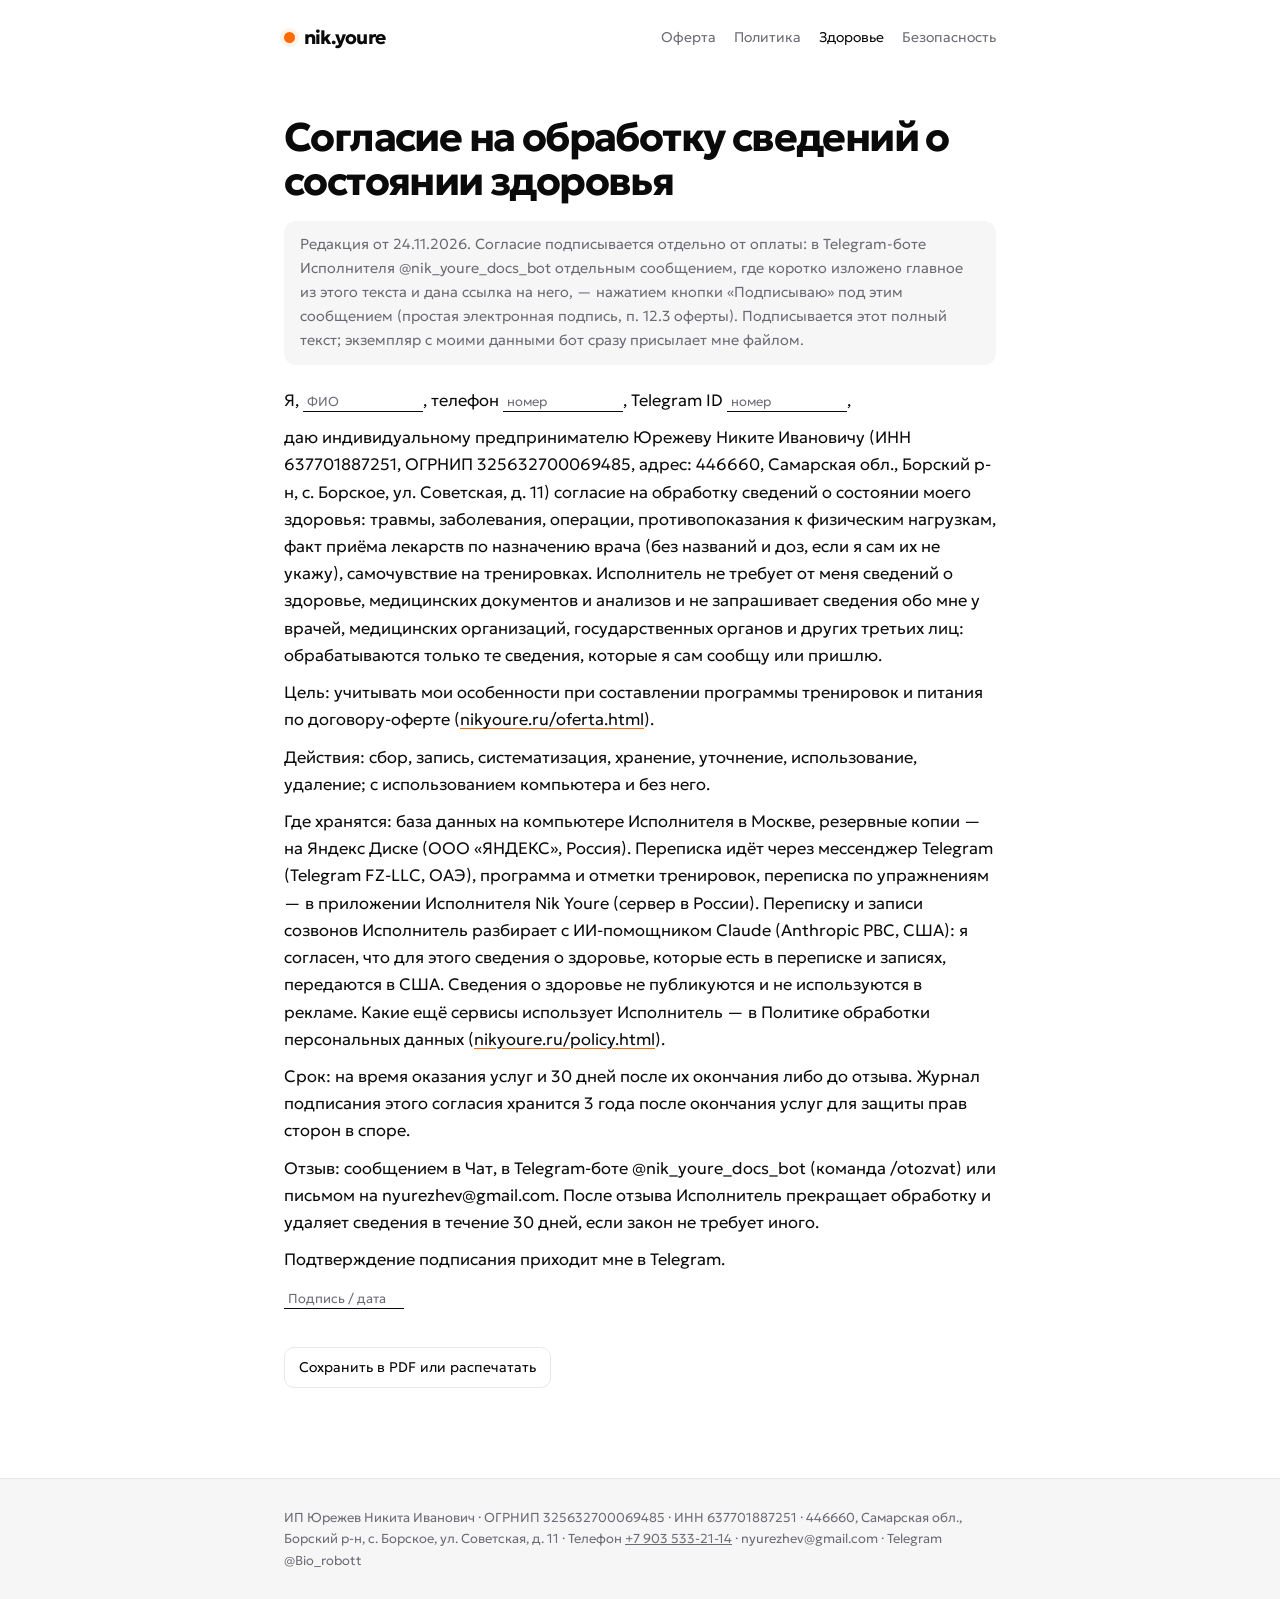
<file: health.html>
<!doctype html>
<html lang="ru">
<head>
<meta charset="utf-8">
<meta name="viewport" content="width=device-width, initial-scale=1">
<title>Согласие на обработку сведений о здоровье · ИП Юрежев Н. И.</title>
<meta property="og:type" content="website">
<meta property="og:site_name" content="nik.youre">
<meta property="og:title" content="Согласие на обработку сведений о здоровье · ИП Юрежев Н. И.">
<meta property="og:description" content="Документы ИП Юрежева Н. И. · nikyoure.ru">
<meta property="og:image" content="https://nikyoure.ru/og-docs-min.jpg">
<meta property="og:image:width" content="1200">
<meta property="og:image:height" content="630">
<meta name="twitter:card" content="summary_large_image">
<link rel="stylesheet" href="fonts.css">
<style>
:root{--bg:#fff;--panel:#f6f6f7;--ink:#0a0a0b;--muted:#6b6b74;--line:#e8e8ec;--accent:#ff6a00;--accent-soft:#fff2e8;
--sans:"Geologica",-apple-system,BlinkMacSystemFont,"Segoe UI",Roboto,sans-serif}
*{box-sizing:border-box;margin:0;padding:0}
body{background:var(--bg);color:var(--ink);font-family:var(--sans);font-weight:300;font-size:16.5px;line-height:1.65;-webkit-text-size-adjust:100%}
a{color:inherit}
:focus-visible{outline:2px solid var(--accent);outline-offset:3px;border-radius:6px}
.top{max-width:760px;margin:0 auto;padding:22px 24px;display:flex;align-items:center;justify-content:space-between;gap:16px}
.logo{display:flex;align-items:center;gap:9px;font-weight:700;font-size:19px;letter-spacing:-.04em;text-decoration:none}
.logo i{width:11px;height:11px;border-radius:50%;background:var(--accent);box-shadow:0 0 0 4px var(--accent-soft)}
.top nav{display:flex;gap:18px;font-size:14px;color:var(--muted)}
.top nav a{text-decoration:none} .top nav a:hover,.top nav a[aria-current]{color:var(--ink)}
main{max-width:760px;margin:0 auto;padding:40px 24px 80px}
h1{font-weight:700;font-size:clamp(28px,4.4vw,40px);line-height:1.1;letter-spacing:-.04em}
.sub{font-size:18px;color:var(--muted);margin-top:10px}
.meta{font-size:14px;color:var(--muted);margin-top:14px;padding-bottom:28px;border-bottom:1px solid var(--line)}
h2{font-weight:600;font-size:20px;letter-spacing:-.02em;margin:38px 0 12px}
p{margin:10px 0} ul{margin:8px 0 12px 22px} li{margin:5px 0}
strong{font-weight:600}
p a{color:var(--ink);text-decoration-color:var(--accent);text-underline-offset:3px}
.field{display:inline-block;min-width:120px;border-bottom:1px solid var(--ink);color:var(--muted);font-size:13px;padding:0 4px;line-height:1.4}
.box{display:inline-block;width:14px;height:14px;border:1.5px solid var(--ink);border-radius:3px;vertical-align:-2px;margin:0 6px 0 10px}
.note{font-size:14.5px;color:var(--muted);background:var(--panel);border-radius:12px;padding:12px 16px;margin:18px 0 22px}
hr{border:0;border-top:1px solid var(--line);margin:36px 0 16px}
footer{border-top:1px solid var(--line);background:var(--panel)}
footer div{max-width:760px;margin:0 auto;padding:28px 24px;font-size:13px;color:var(--muted)}
.print{font:inherit;font-size:14px;border:1px solid var(--line);background:#fff;border-radius:10px;padding:8px 14px;cursor:pointer}
@media (max-width:640px){.top{padding:16px;flex-wrap:wrap}.top nav{gap:14px;flex-wrap:wrap}main{padding:28px 16px 64px}body{font-size:16px}}
@media print{.top nav,.print,footer{display:none}main{padding:0}body{font-size:12pt}}
</style>
</head>
<body>
<header class="top">
  <a class="logo" href="index.html"><i></i>nik.youre</a>
  <nav aria-label="Документы"><a href="oferta.html">Оферта</a> <a href="policy.html">Политика</a> <a href="health.html" aria-current="page">Здоровье</a> <a href="safety.html">Безопасность</a></nav>
</header>
<main>
<h1>Согласие на обработку сведений о состоянии здоровья</h1>
<p class="note">Редакция от 24.11.2026. Согласие подписывается отдельно от оплаты: в Telegram-боте Исполнителя @nik_youre_docs_bot отдельным сообщением, где коротко изложено главное из этого текста и дана ссылка на него, — нажатием кнопки «Подписываю» под этим сообщением (простая электронная подпись, п. 12.3 оферты). Подписывается этот полный текст; экземпляр с моими данными бот сразу присылает мне файлом.</p>
<p>Я, <span class="field">ФИО</span>, телефон <span class="field">номер</span>, Telegram ID <span class="field">номер</span>,</p>
<p>даю индивидуальному предпринимателю Юрежеву Никите Ивановичу (ИНН 637701887251, ОГРНИП 325632700069485, адрес: 446660, Самарская обл., Борский р-н, с. Борское, ул. Советская, д. 11) согласие на обработку сведений о состоянии моего здоровья: травмы, заболевания, операции, противопоказания к физическим нагрузкам, факт приёма лекарств по назначению врача (без названий и доз, если я сам их не укажу), самочувствие на тренировках. Исполнитель не требует от меня сведений о здоровье, медицинских документов и анализов и не запрашивает сведения обо мне у врачей, медицинских организаций, государственных органов и других третьих лиц: обрабатываются только те сведения, которые я сам сообщу или пришлю.</p>
<p>Цель: учитывать мои особенности при составлении программы тренировок и питания по договору-оферте (<a href="oferta.html">nikyoure.ru/oferta.html</a>).</p>
<p>Действия: сбор, запись, систематизация, хранение, уточнение, использование, удаление; с использованием компьютера и без него.</p>
<p>Где хранятся: база данных на компьютере Исполнителя в Москве, резервные копии — на Яндекс Диске (ООО «ЯНДЕКС», Россия). Переписка идёт через мессенджер Telegram (Telegram FZ-LLC, ОАЭ), программа и отметки тренировок, переписка по упражнениям — в приложении Исполнителя Nik Youre (сервер в России). Переписку и записи созвонов Исполнитель разбирает с ИИ-помощником Claude (Anthropic PBC, США): я согласен, что для этого сведения о здоровье, которые есть в переписке и записях, передаются в США. Сведения о здоровье не публикуются и не используются в рекламе. Какие ещё сервисы использует Исполнитель — в Политике обработки персональных данных (<a href="policy.html">nikyoure.ru/policy.html</a>).</p>
<p>Срок: на время оказания услуг и 30 дней после их окончания либо до отзыва. Журнал подписания этого согласия хранится 3 года после окончания услуг для защиты прав сторон в споре.</p>
<p>Отзыв: сообщением в Чат, в Telegram-боте @nik_youre_docs_bot (команда /otozvat) или письмом на nyurezhev@gmail.com. После отзыва Исполнитель прекращает обработку и удаляет сведения в течение 30 дней, если закон не требует иного.</p>
<p>Подтверждение подписания приходит мне в Telegram.</p>
<p><span class="field">Подпись / дата</span></p>
<p style="margin-top:36px"><button class="print" onclick="print()">Сохранить в PDF или распечатать</button></p>
</main>
<footer><div>ИП Юрежев Никита Иванович · ОГРНИП 325632700069485 · ИНН 637701887251 · 446660, Самарская обл., Борский р-н, с. Борское, ул. Советская, д. 11 · Телефон <a href="tel:+79035332114">+7 903 533-21-14</a> · nyurezhev@gmail.com · Telegram @Bio_robott</div></footer>
<script>if(location.hash==='#print')addEventListener('load',()=>setTimeout(print,400))</script>
</body>
</html>
</file>
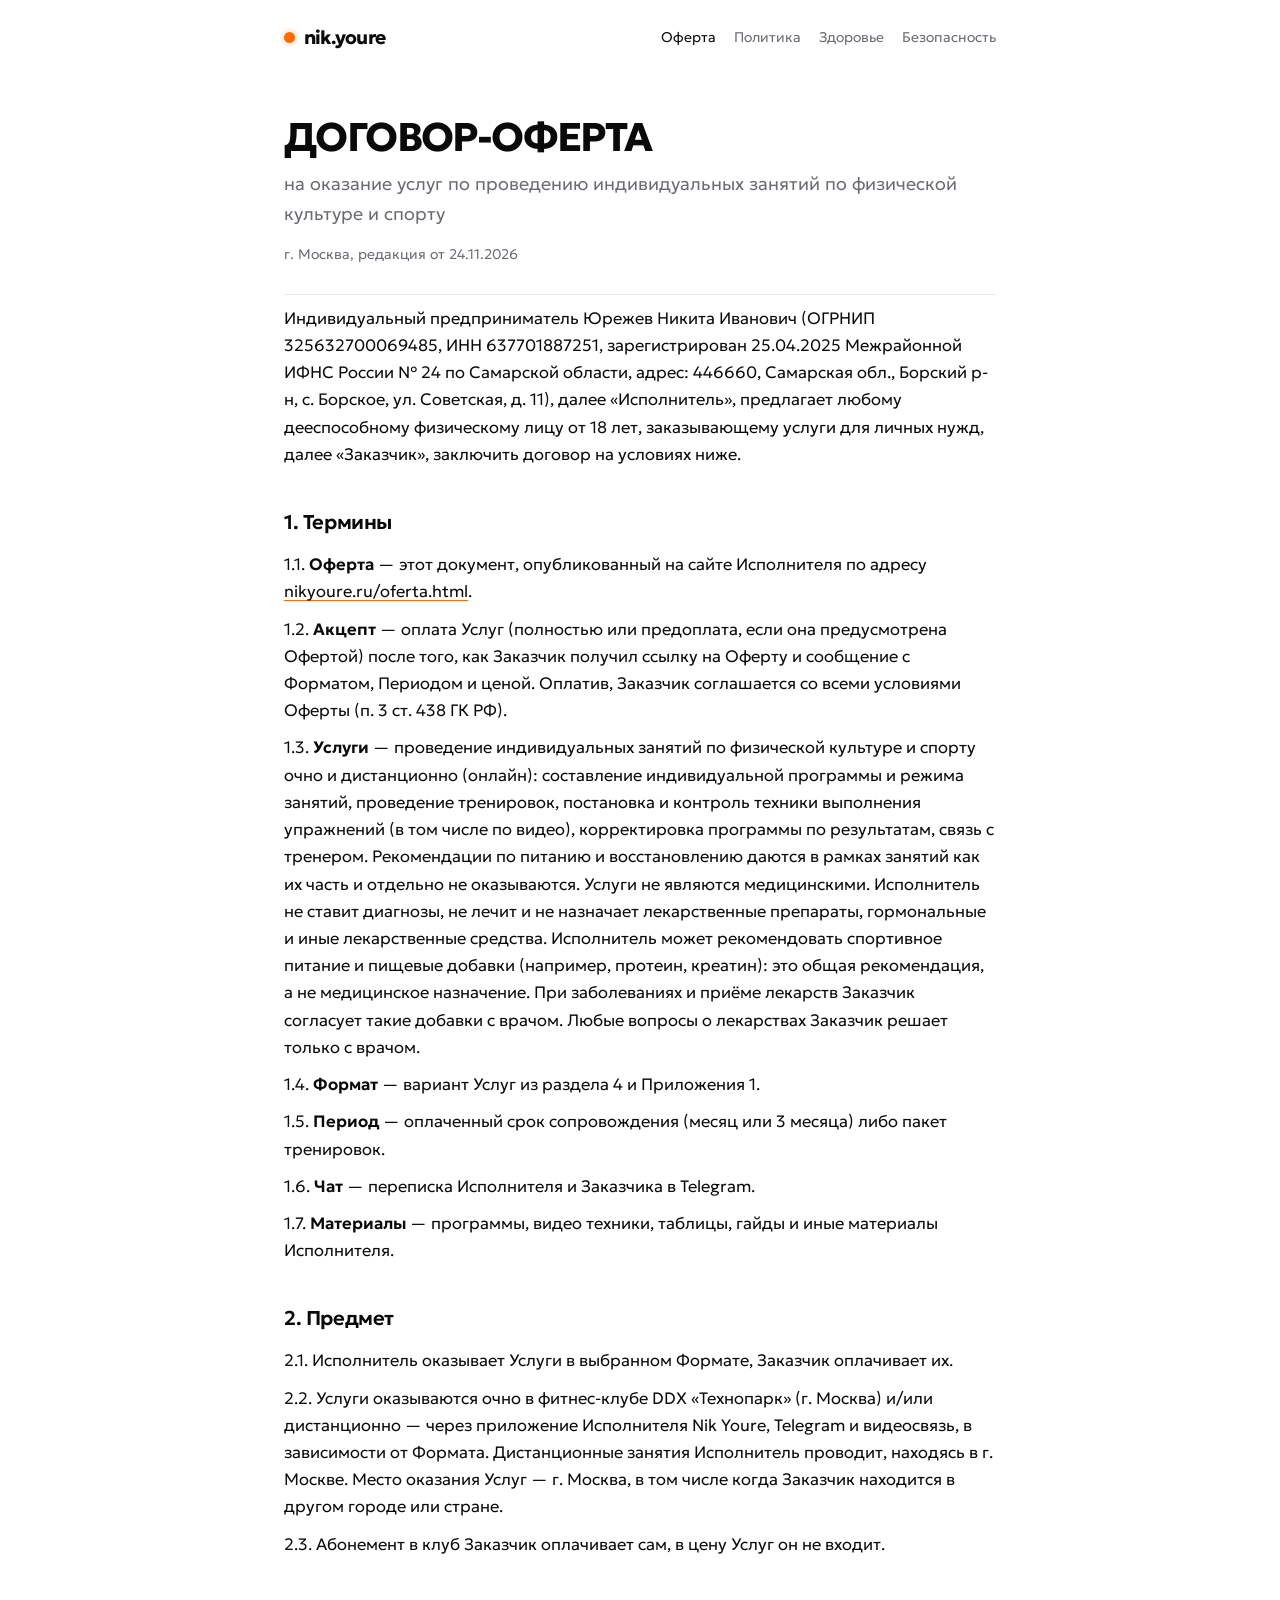
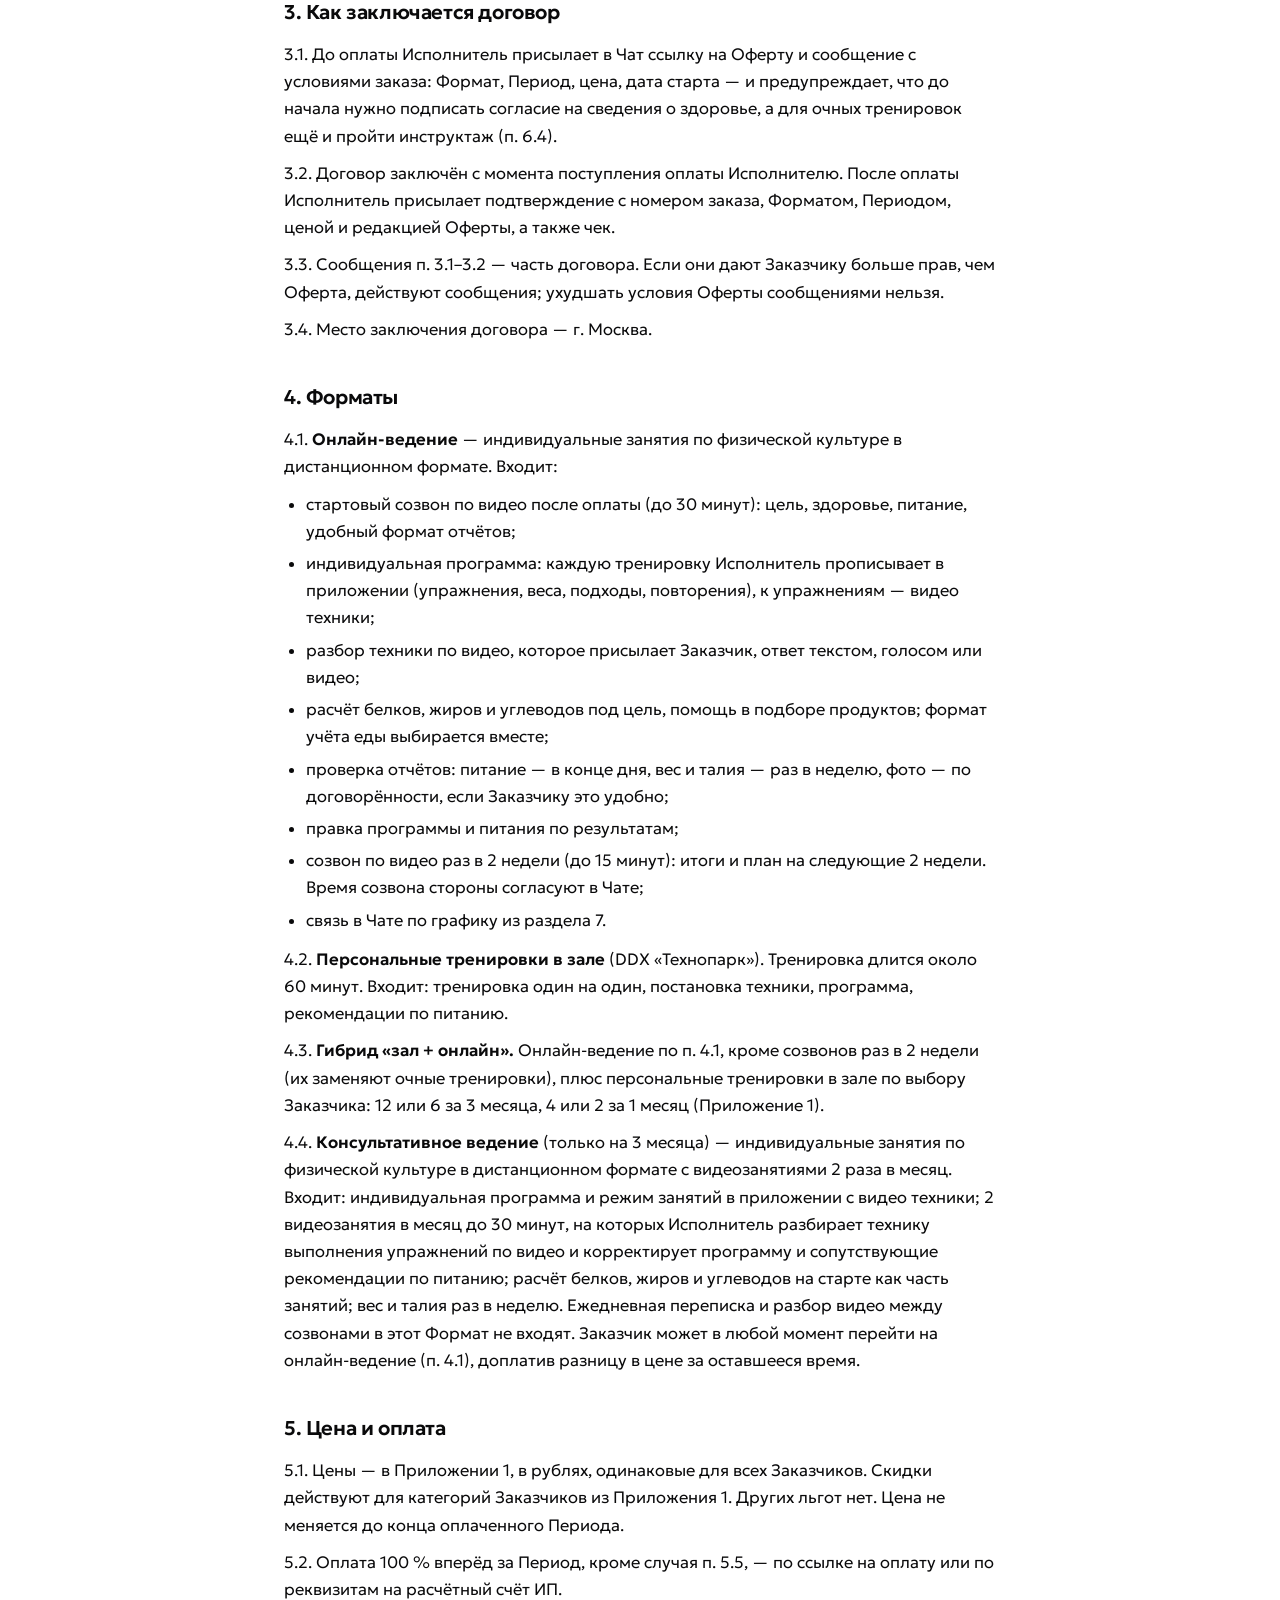
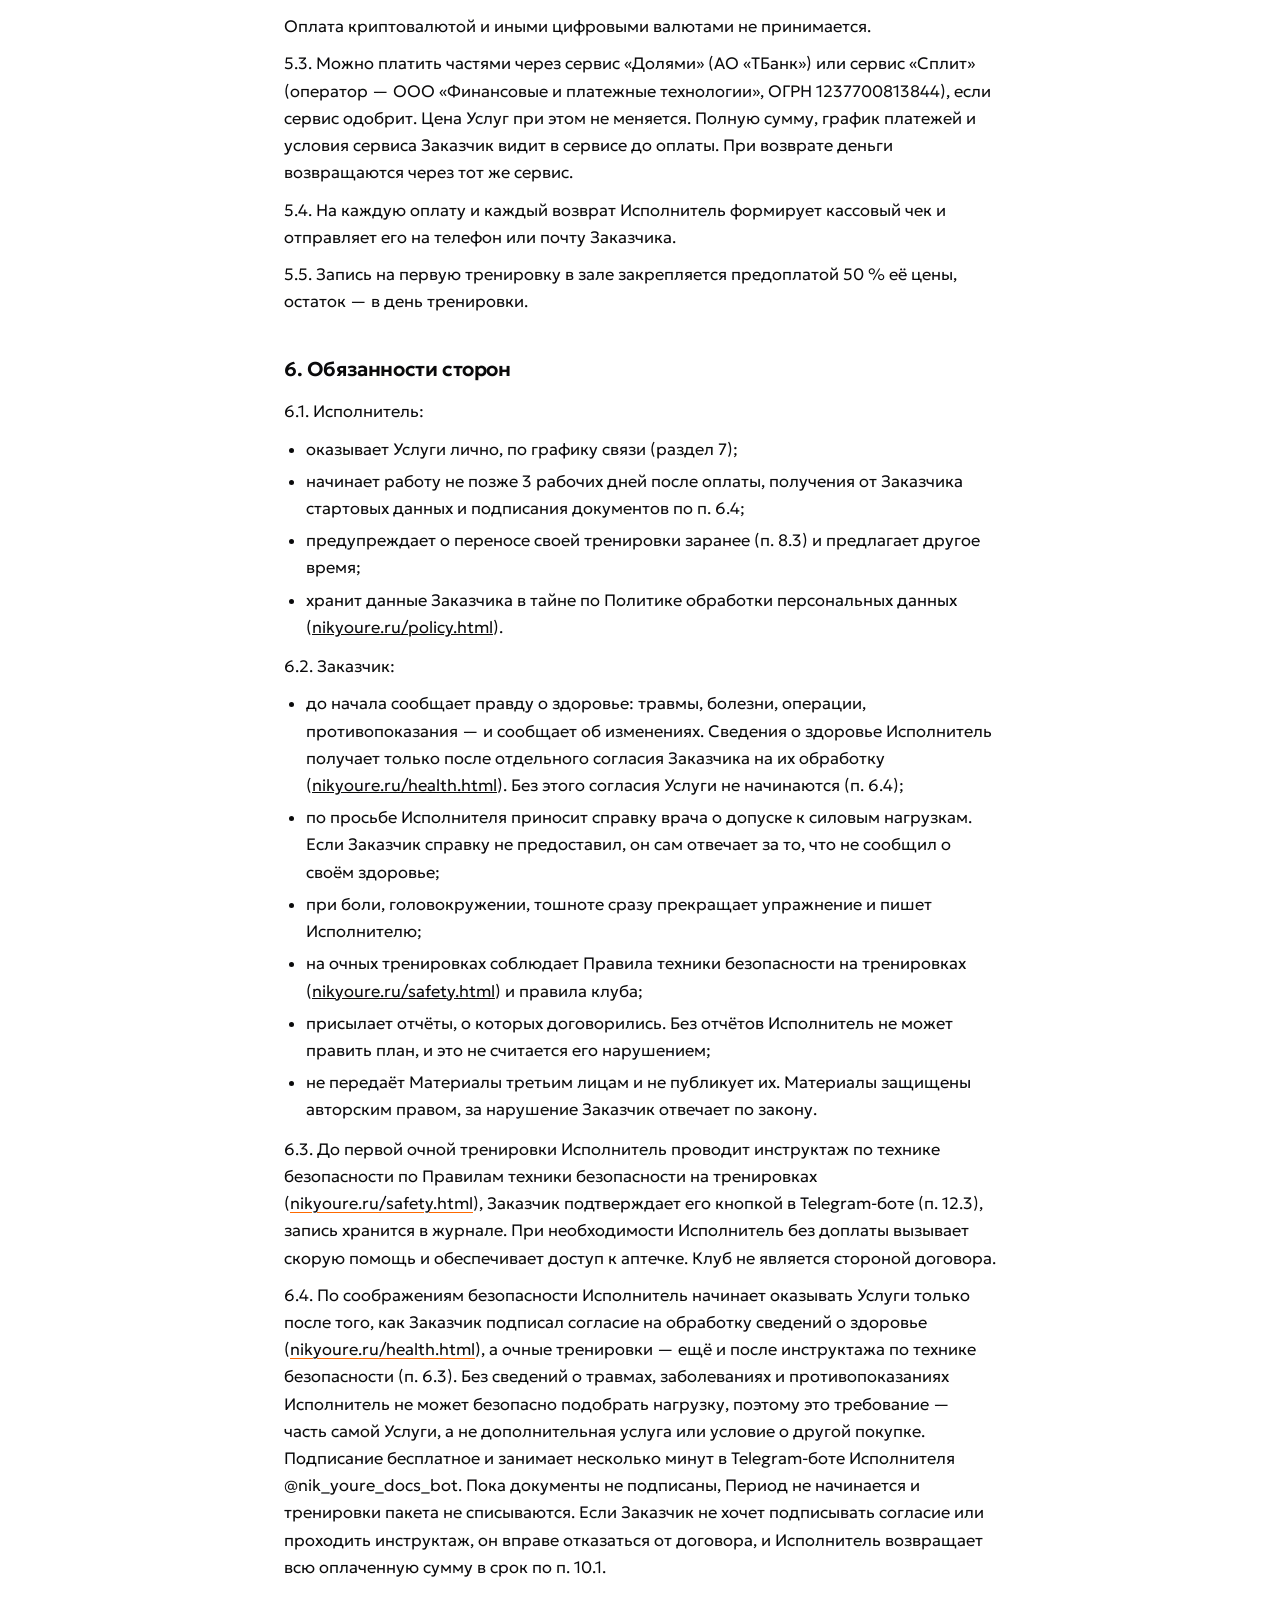
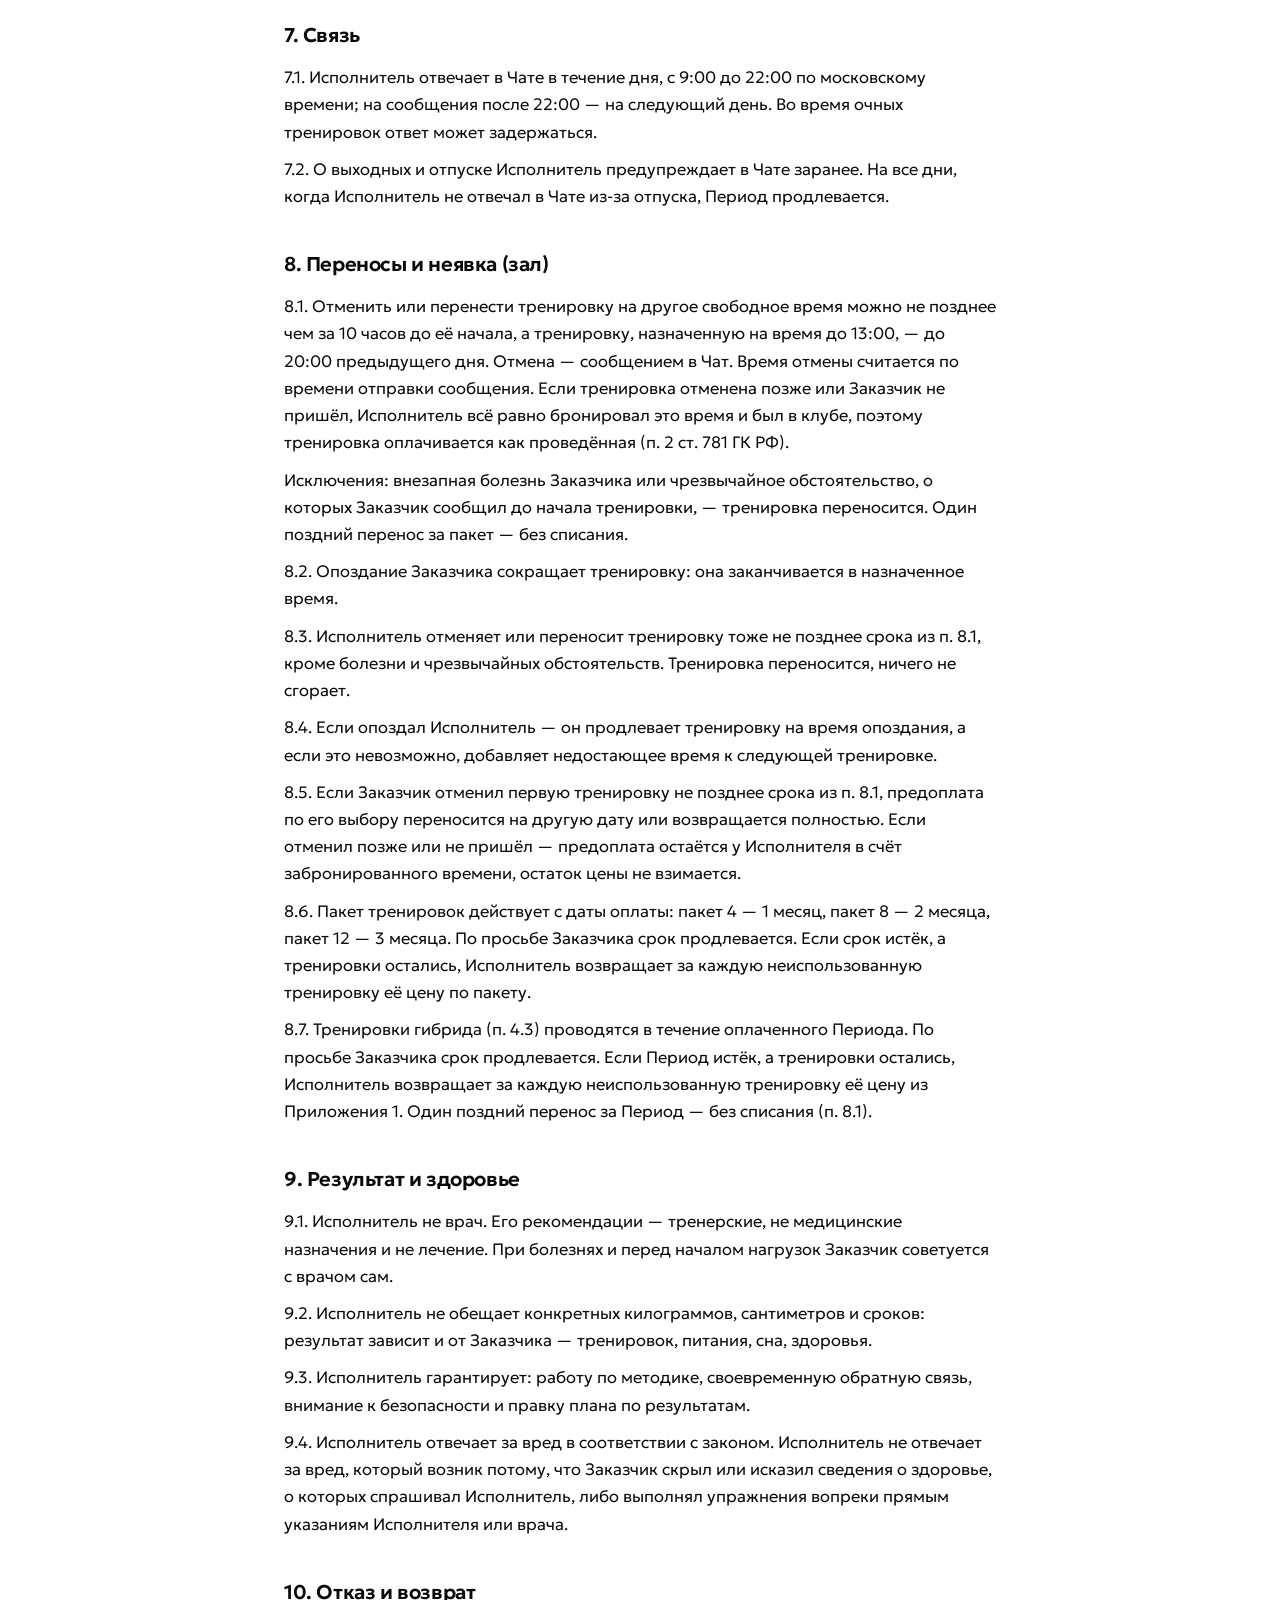
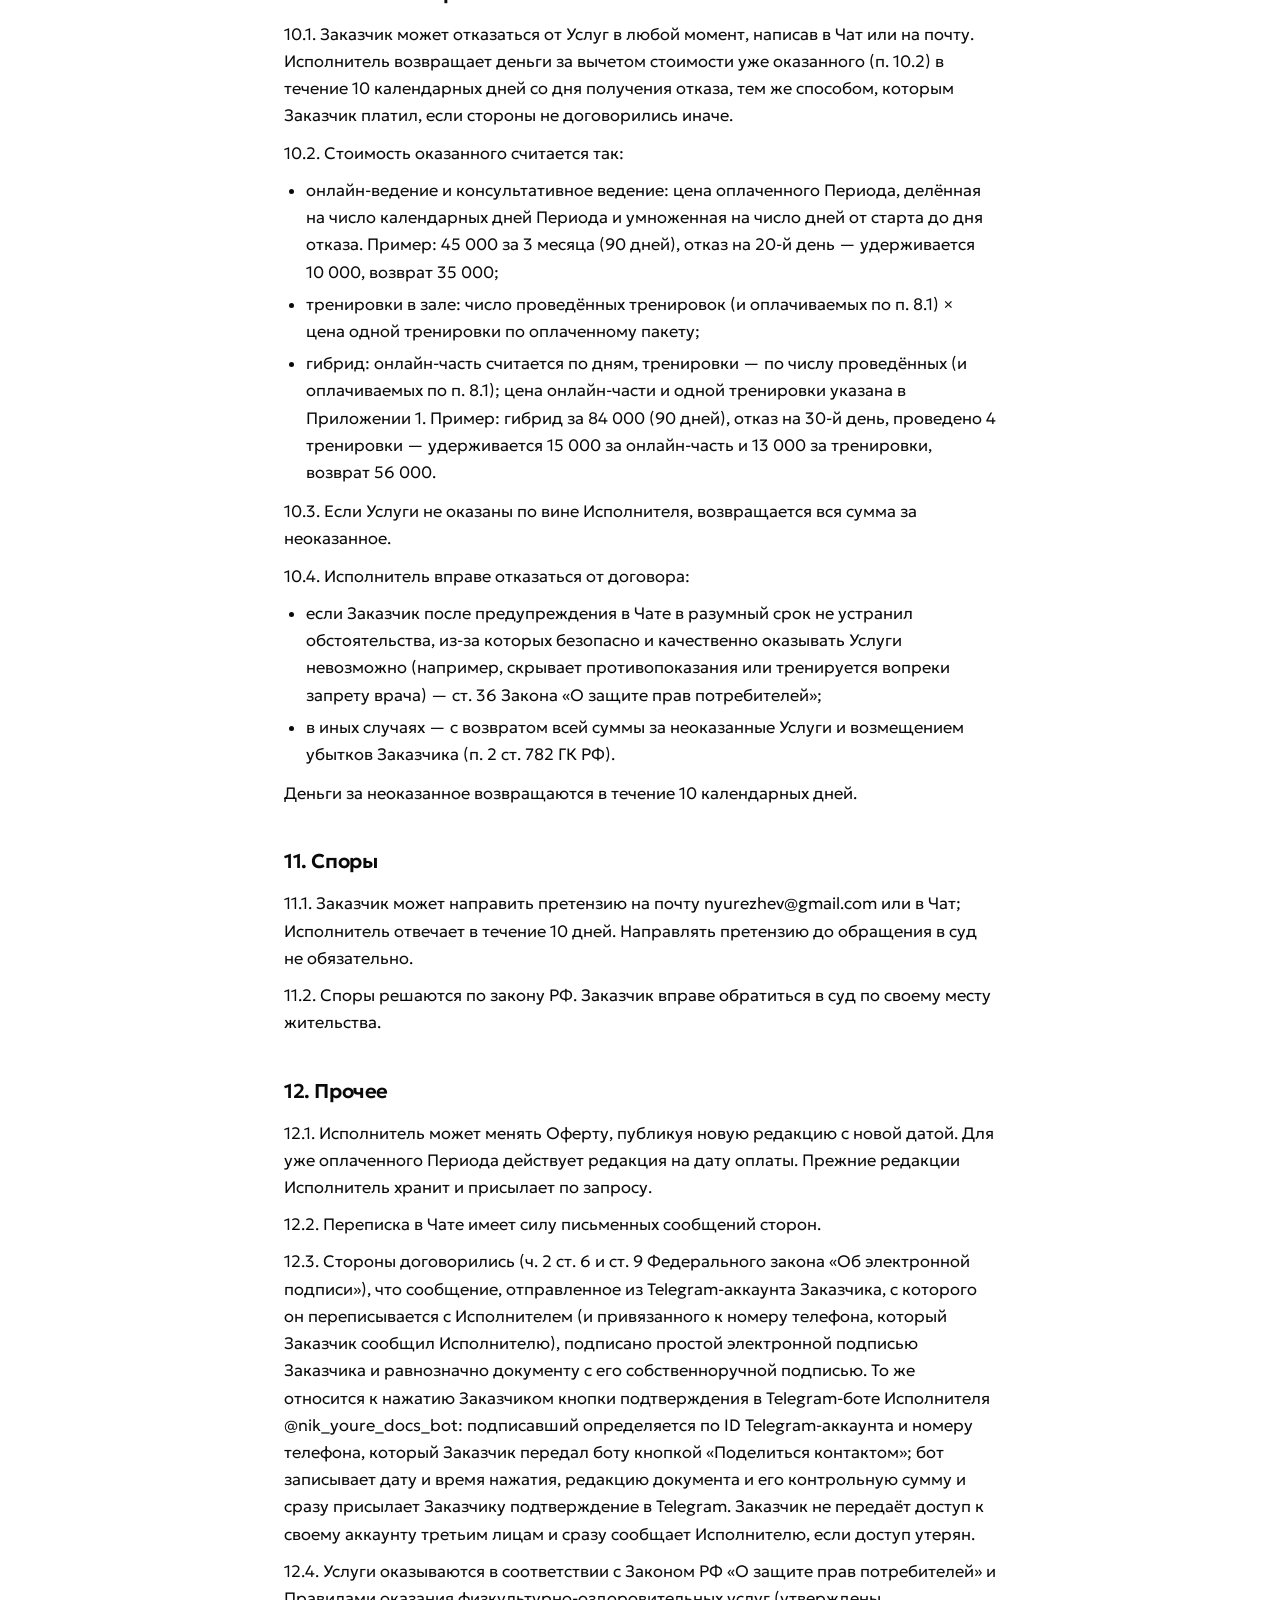
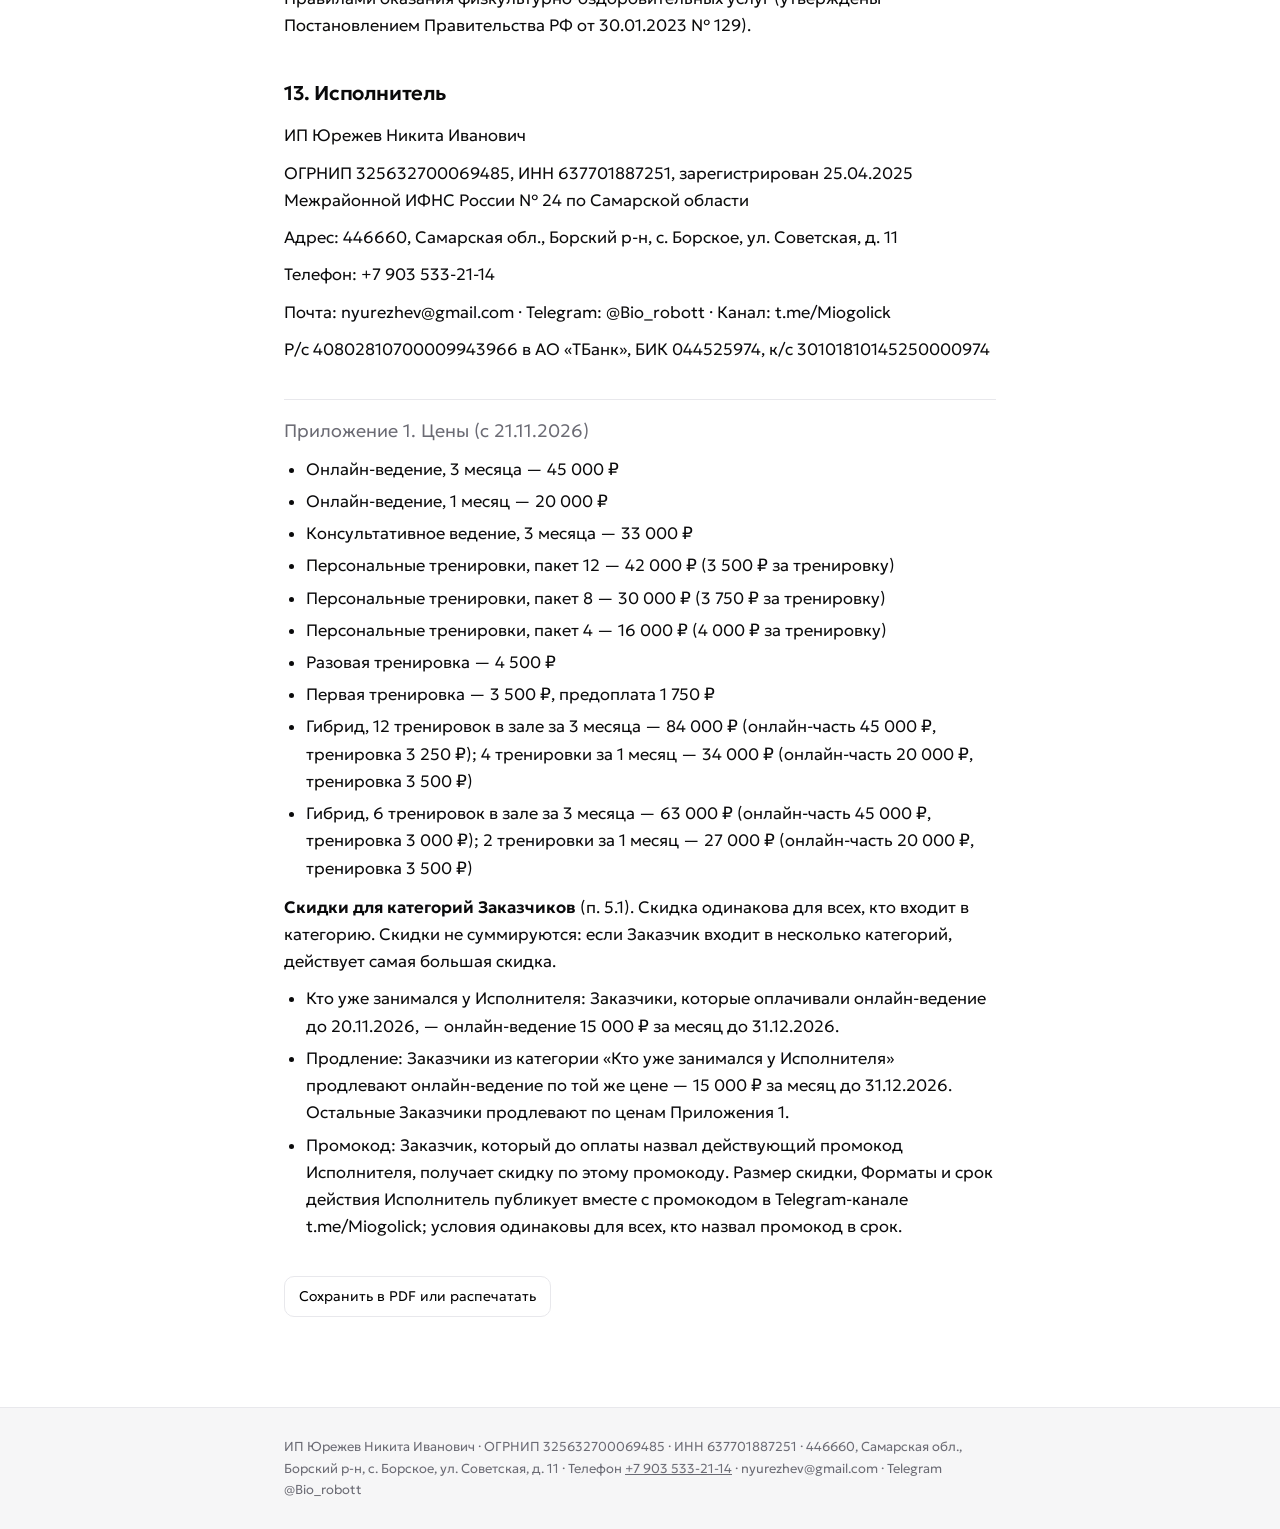
<file: oferta.html>
<!doctype html>
<html lang="ru">
<head>
<meta charset="utf-8">
<meta name="viewport" content="width=device-width, initial-scale=1">
<title>Договор-оферта · ИП Юрежев Н. И.</title>
<meta property="og:type" content="website">
<meta property="og:site_name" content="nik.youre">
<meta property="og:title" content="Договор-оферта · ИП Юрежев Н. И.">
<meta property="og:description" content="Документы ИП Юрежева Н. И. · nikyoure.ru">
<meta property="og:image" content="https://nikyoure.ru/og-docs-min.jpg">
<meta property="og:image:width" content="1200">
<meta property="og:image:height" content="630">
<meta name="twitter:card" content="summary_large_image">
<link rel="stylesheet" href="fonts.css">
<style>
:root{--bg:#fff;--panel:#f6f6f7;--ink:#0a0a0b;--muted:#6b6b74;--line:#e8e8ec;--accent:#ff6a00;--accent-soft:#fff2e8;
--sans:"Geologica",-apple-system,BlinkMacSystemFont,"Segoe UI",Roboto,sans-serif}
*{box-sizing:border-box;margin:0;padding:0}
body{background:var(--bg);color:var(--ink);font-family:var(--sans);font-weight:300;font-size:16.5px;line-height:1.65;-webkit-text-size-adjust:100%}
a{color:inherit}
:focus-visible{outline:2px solid var(--accent);outline-offset:3px;border-radius:6px}
.top{max-width:760px;margin:0 auto;padding:22px 24px;display:flex;align-items:center;justify-content:space-between;gap:16px}
.logo{display:flex;align-items:center;gap:9px;font-weight:700;font-size:19px;letter-spacing:-.04em;text-decoration:none}
.logo i{width:11px;height:11px;border-radius:50%;background:var(--accent);box-shadow:0 0 0 4px var(--accent-soft)}
.top nav{display:flex;gap:18px;font-size:14px;color:var(--muted)}
.top nav a{text-decoration:none} .top nav a:hover,.top nav a[aria-current]{color:var(--ink)}
main{max-width:760px;margin:0 auto;padding:40px 24px 80px}
h1{font-weight:700;font-size:clamp(28px,4.4vw,40px);line-height:1.1;letter-spacing:-.04em}
.sub{font-size:18px;color:var(--muted);margin-top:10px}
.meta{font-size:14px;color:var(--muted);margin-top:14px;padding-bottom:28px;border-bottom:1px solid var(--line)}
h2{font-weight:600;font-size:20px;letter-spacing:-.02em;margin:38px 0 12px}
p{margin:10px 0} ul{margin:8px 0 12px 22px} li{margin:5px 0}
strong{font-weight:600}
p a{color:var(--ink);text-decoration-color:var(--accent);text-underline-offset:3px}
.field{display:inline-block;min-width:120px;border-bottom:1px solid var(--ink);color:var(--muted);font-size:13px;padding:0 4px;line-height:1.4}
.box{display:inline-block;width:14px;height:14px;border:1.5px solid var(--ink);border-radius:3px;vertical-align:-2px;margin:0 6px 0 10px}
.note{font-size:14.5px;color:var(--muted);background:var(--panel);border-radius:12px;padding:12px 16px;margin:18px 0 22px}
hr{border:0;border-top:1px solid var(--line);margin:36px 0 16px}
footer{border-top:1px solid var(--line);background:var(--panel)}
footer div{max-width:760px;margin:0 auto;padding:28px 24px;font-size:13px;color:var(--muted)}
.print{font:inherit;font-size:14px;border:1px solid var(--line);background:#fff;border-radius:10px;padding:8px 14px;cursor:pointer}
@media (max-width:640px){.top{padding:16px;flex-wrap:wrap}.top nav{gap:14px;flex-wrap:wrap}main{padding:28px 16px 64px}body{font-size:16px}}
@media print{.top nav,.print,footer{display:none}main{padding:0}body{font-size:12pt}}
</style>
</head>
<body>
<header class="top">
  <a class="logo" href="index.html"><i></i>nik.youre</a>
  <nav aria-label="Документы"><a href="oferta.html" aria-current="page">Оферта</a> <a href="policy.html">Политика</a> <a href="health.html">Здоровье</a> <a href="safety.html">Безопасность</a></nav>
</header>
<main>
<h1>ДОГОВОР-ОФЕРТА</h1>
<p class="sub">на оказание услуг по проведению индивидуальных занятий по физической культуре и спорту</p>
<p class="meta">г. Москва, редакция от 24.11.2026</p>
<p>Индивидуальный предприниматель Юрежев Никита Иванович (ОГРНИП 325632700069485, ИНН 637701887251, зарегистрирован 25.04.2025 Межрайонной ИФНС России № 24 по Самарской области, адрес: 446660, Самарская обл., Борский р-н, с. Борское, ул. Советская, д. 11), далее «Исполнитель», предлагает любому дееспособному физическому лицу от 18 лет, заказывающему услуги для личных нужд, далее «Заказчик», заключить договор на условиях ниже.</p>
<h2>1. Термины</h2>
<p>1.1. <strong>Оферта</strong> — этот документ, опубликованный на сайте Исполнителя по адресу <a href="oferta.html">nikyoure.ru/oferta.html</a>.</p>
<p>1.2. <strong>Акцепт</strong> — оплата Услуг (полностью или предоплата, если она предусмотрена Офертой) после того, как Заказчик получил ссылку на Оферту и сообщение с Форматом, Периодом и ценой. Оплатив, Заказчик соглашается со всеми условиями Оферты (п. 3 ст. 438 ГК РФ).</p>
<p>1.3. <strong>Услуги</strong> — проведение индивидуальных занятий по физической культуре и спорту очно и дистанционно (онлайн): составление индивидуальной программы и режима занятий, проведение тренировок, постановка и контроль техники выполнения упражнений (в том числе по видео), корректировка программы по результатам, связь с тренером. Рекомендации по питанию и восстановлению даются в рамках занятий как их часть и отдельно не оказываются. Услуги не являются медицинскими. Исполнитель не ставит диагнозы, не лечит и не назначает лекарственные препараты, гормональные и иные лекарственные средства. Исполнитель может рекомендовать спортивное питание и пищевые добавки (например, протеин, креатин): это общая рекомендация, а не медицинское назначение. При заболеваниях и приёме лекарств Заказчик согласует такие добавки с врачом. Любые вопросы о лекарствах Заказчик решает только с врачом.</p>
<p>1.4. <strong>Формат</strong> — вариант Услуг из раздела 4 и Приложения 1.</p>
<p>1.5. <strong>Период</strong> — оплаченный срок сопровождения (месяц или 3 месяца) либо пакет тренировок.</p>
<p>1.6. <strong>Чат</strong> — переписка Исполнителя и Заказчика в Telegram.</p>
<p>1.7. <strong>Материалы</strong> — программы, видео техники, таблицы, гайды и иные материалы Исполнителя.</p>
<h2>2. Предмет</h2>
<p>2.1. Исполнитель оказывает Услуги в выбранном Формате, Заказчик оплачивает их.</p>
<p>2.2. Услуги оказываются очно в фитнес-клубе DDX «Технопарк» (г. Москва) и/или дистанционно — через приложение Исполнителя Nik Youre, Telegram и видеосвязь, в зависимости от Формата. Дистанционные занятия Исполнитель проводит, находясь в г. Москве. Место оказания Услуг — г. Москва, в том числе когда Заказчик находится в другом городе или стране.</p>
<p>2.3. Абонемент в клуб Заказчик оплачивает сам, в цену Услуг он не входит.</p>
<h2>3. Как заключается договор</h2>
<p>3.1. До оплаты Исполнитель присылает в Чат ссылку на Оферту и сообщение с условиями заказа: Формат, Период, цена, дата старта — и предупреждает, что до начала нужно подписать согласие на сведения о здоровье, а для очных тренировок ещё и пройти инструктаж (п. 6.4).</p>
<p>3.2. Договор заключён с момента поступления оплаты Исполнителю. После оплаты Исполнитель присылает подтверждение с номером заказа, Форматом, Периодом, ценой и редакцией Оферты, а также чек.</p>
<p>3.3. Сообщения п. 3.1–3.2 — часть договора. Если они дают Заказчику больше прав, чем Оферта, действуют сообщения; ухудшать условия Оферты сообщениями нельзя.</p>
<p>3.4. Место заключения договора — г. Москва.</p>
<h2>4. Форматы</h2>
<p>4.1. <strong>Онлайн-ведение</strong> — индивидуальные занятия по физической культуре в дистанционном формате. Входит:</p>
<ul>
<li>стартовый созвон по видео после оплаты (до 30 минут): цель, здоровье, питание, удобный формат отчётов;</li>
<li>индивидуальная программа: каждую тренировку Исполнитель прописывает в приложении (упражнения, веса, подходы, повторения), к упражнениям — видео техники;</li>
<li>разбор техники по видео, которое присылает Заказчик, ответ текстом, голосом или видео;</li>
<li>расчёт белков, жиров и углеводов под цель, помощь в подборе продуктов; формат учёта еды выбирается вместе;</li>
<li>проверка отчётов: питание — в конце дня, вес и талия — раз в неделю, фото — по договорённости, если Заказчику это удобно;</li>
<li>правка программы и питания по результатам;</li>
<li>созвон по видео раз в 2 недели (до 15 минут): итоги и план на следующие 2 недели. Время созвона стороны согласуют в Чате;</li>
<li>связь в Чате по графику из раздела 7.</li>
</ul>
<p>4.2. <strong>Персональные тренировки в зале</strong> (DDX «Технопарк»). Тренировка длится около 60 минут. Входит: тренировка один на один, постановка техники, программа, рекомендации по питанию.</p>
<p>4.3. <strong>Гибрид «зал + онлайн».</strong> Онлайн-ведение по п. 4.1, кроме созвонов раз в 2 недели (их заменяют очные тренировки), плюс персональные тренировки в зале по выбору Заказчика: 12 или 6 за 3 месяца, 4 или 2 за 1 месяц (Приложение 1).</p>
<p>4.4. <strong>Консультативное ведение</strong> (только на 3 месяца) — индивидуальные занятия по физической культуре в дистанционном формате с видеозанятиями 2 раза в месяц. Входит: индивидуальная программа и режим занятий в приложении с видео техники; 2 видеозанятия в месяц до 30 минут, на которых Исполнитель разбирает технику выполнения упражнений по видео и корректирует программу и сопутствующие рекомендации по питанию; расчёт белков, жиров и углеводов на старте как часть занятий; вес и талия раз в неделю. Ежедневная переписка и разбор видео между созвонами в этот Формат не входят. Заказчик может в любой момент перейти на онлайн-ведение (п. 4.1), доплатив разницу в цене за оставшееся время.</p>
<h2>5. Цена и оплата</h2>
<p>5.1. Цены — в Приложении 1, в рублях, одинаковые для всех Заказчиков. Скидки действуют для категорий Заказчиков из Приложения 1. Других льгот нет. Цена не меняется до конца оплаченного Периода.</p>
<p>5.2. Оплата 100 % вперёд за Период, кроме случая п. 5.5, — по ссылке на оплату или по реквизитам на расчётный счёт ИП.</p>
<p>Оплата криптовалютой и иными цифровыми валютами не принимается.</p>
<p>5.3. Можно платить частями через сервис «Долями» (АО «ТБанк») или сервис «Сплит» (оператор — ООО «Финансовые и платежные технологии», ОГРН 1237700813844), если сервис одобрит. Цена Услуг при этом не меняется. Полную сумму, график платежей и условия сервиса Заказчик видит в сервисе до оплаты. При возврате деньги возвращаются через тот же сервис.</p>
<p>5.4. На каждую оплату и каждый возврат Исполнитель формирует кассовый чек и отправляет его на телефон или почту Заказчика.</p>
<p>5.5. Запись на первую тренировку в зале закрепляется предоплатой 50 % её цены, остаток — в день тренировки.</p>
<h2>6. Обязанности сторон</h2>
<p>6.1. Исполнитель:</p>
<ul>
<li>оказывает Услуги лично, по графику связи (раздел 7);</li>
<li>начинает работу не позже 3 рабочих дней после оплаты, получения от Заказчика стартовых данных и подписания документов по п. 6.4;</li>
<li>предупреждает о переносе своей тренировки заранее (п. 8.3) и предлагает другое время;</li>
<li>хранит данные Заказчика в тайне по Политике обработки персональных данных (<a href="policy.html">nikyoure.ru/policy.html</a>).</li>
</ul>
<p>6.2. Заказчик:</p>
<ul>
<li>до начала сообщает правду о здоровье: травмы, болезни, операции, противопоказания — и сообщает об изменениях. Сведения о здоровье Исполнитель получает только после отдельного согласия Заказчика на их обработку (<a href="health.html">nikyoure.ru/health.html</a>). Без этого согласия Услуги не начинаются (п. 6.4);</li>
<li>по просьбе Исполнителя приносит справку врача о допуске к силовым нагрузкам. Если Заказчик справку не предоставил, он сам отвечает за то, что не сообщил о своём здоровье;</li>
<li>при боли, головокружении, тошноте сразу прекращает упражнение и пишет Исполнителю;</li>
<li>на очных тренировках соблюдает Правила техники безопасности на тренировках (<a href="safety.html">nikyoure.ru/safety.html</a>) и правила клуба;</li>
<li>присылает отчёты, о которых договорились. Без отчётов Исполнитель не может править план, и это не считается его нарушением;</li>
<li>не передаёт Материалы третьим лицам и не публикует их. Материалы защищены авторским правом, за нарушение Заказчик отвечает по закону.</li>
</ul>
<p>6.3. До первой очной тренировки Исполнитель проводит инструктаж по технике безопасности по Правилам техники безопасности на тренировках (<a href="safety.html">nikyoure.ru/safety.html</a>), Заказчик подтверждает его кнопкой в Telegram-боте (п. 12.3), запись хранится в журнале. При необходимости Исполнитель без доплаты вызывает скорую помощь и обеспечивает доступ к аптечке. Клуб не является стороной договора.</p>
<p>6.4. По соображениям безопасности Исполнитель начинает оказывать Услуги только после того, как Заказчик подписал согласие на обработку сведений о здоровье (<a href="health.html">nikyoure.ru/health.html</a>), а очные тренировки — ещё и после инструктажа по технике безопасности (п. 6.3). Без сведений о травмах, заболеваниях и противопоказаниях Исполнитель не может безопасно подобрать нагрузку, поэтому это требование — часть самой Услуги, а не дополнительная услуга или условие о другой покупке. Подписание бесплатное и занимает несколько минут в Telegram-боте Исполнителя @nik_youre_docs_bot. Пока документы не подписаны, Период не начинается и тренировки пакета не списываются. Если Заказчик не хочет подписывать согласие или проходить инструктаж, он вправе отказаться от договора, и Исполнитель возвращает всю оплаченную сумму в срок по п. 10.1.</p>
<h2>7. Связь</h2>
<p>7.1. Исполнитель отвечает в Чате в течение дня, с 9:00 до 22:00 по московскому времени; на сообщения после 22:00 — на следующий день. Во время очных тренировок ответ может задержаться.</p>
<p>7.2. О выходных и отпуске Исполнитель предупреждает в Чате заранее. На все дни, когда Исполнитель не отвечал в Чате из-за отпуска, Период продлевается.</p>
<h2>8. Переносы и неявка (зал)</h2>
<p>8.1. Отменить или перенести тренировку на другое свободное время можно не позднее чем за 10 часов до её начала, а тренировку, назначенную на время до 13:00, — до 20:00 предыдущего дня. Отмена — сообщением в Чат. Время отмены считается по времени отправки сообщения. Если тренировка отменена позже или Заказчик не пришёл, Исполнитель всё равно бронировал это время и был в клубе, поэтому тренировка оплачивается как проведённая (п. 2 ст. 781 ГК РФ).</p>
<p>Исключения: внезапная болезнь Заказчика или чрезвычайное обстоятельство, о которых Заказчик сообщил до начала тренировки, — тренировка переносится. Один поздний перенос за пакет — без списания.</p>
<p>8.2. Опоздание Заказчика сокращает тренировку: она заканчивается в назначенное время.</p>
<p>8.3. Исполнитель отменяет или переносит тренировку тоже не позднее срока из п. 8.1, кроме болезни и чрезвычайных обстоятельств. Тренировка переносится, ничего не сгорает.</p>
<p>8.4. Если опоздал Исполнитель — он продлевает тренировку на время опоздания, а если это невозможно, добавляет недостающее время к следующей тренировке.</p>
<p>8.5. Если Заказчик отменил первую тренировку не позднее срока из п. 8.1, предоплата по его выбору переносится на другую дату или возвращается полностью. Если отменил позже или не пришёл — предоплата остаётся у Исполнителя в счёт забронированного времени, остаток цены не взимается.</p>
<p>8.6. Пакет тренировок действует с даты оплаты: пакет 4 — 1 месяц, пакет 8 — 2 месяца, пакет 12 — 3 месяца. По просьбе Заказчика срок продлевается. Если срок истёк, а тренировки остались, Исполнитель возвращает за каждую неиспользованную тренировку её цену по пакету.</p>
<p>8.7. Тренировки гибрида (п. 4.3) проводятся в течение оплаченного Периода. По просьбе Заказчика срок продлевается. Если Период истёк, а тренировки остались, Исполнитель возвращает за каждую неиспользованную тренировку её цену из Приложения 1. Один поздний перенос за Период — без списания (п. 8.1).</p>
<h2>9. Результат и здоровье</h2>
<p>9.1. Исполнитель не врач. Его рекомендации — тренерские, не медицинские назначения и не лечение. При болезнях и перед началом нагрузок Заказчик советуется с врачом сам.</p>
<p>9.2. Исполнитель не обещает конкретных килограммов, сантиметров и сроков: результат зависит и от Заказчика — тренировок, питания, сна, здоровья.</p>
<p>9.3. Исполнитель гарантирует: работу по методике, своевременную обратную связь, внимание к безопасности и правку плана по результатам.</p>
<p>9.4. Исполнитель отвечает за вред в соответствии с законом. Исполнитель не отвечает за вред, который возник потому, что Заказчик скрыл или исказил сведения о здоровье, о которых спрашивал Исполнитель, либо выполнял упражнения вопреки прямым указаниям Исполнителя или врача.</p>
<h2>10. Отказ и возврат</h2>
<p>10.1. Заказчик может отказаться от Услуг в любой момент, написав в Чат или на почту. Исполнитель возвращает деньги за вычетом стоимости уже оказанного (п. 10.2) в течение 10 календарных дней со дня получения отказа, тем же способом, которым Заказчик платил, если стороны не договорились иначе.</p>
<p>10.2. Стоимость оказанного считается так:</p>
<ul>
<li>онлайн-ведение и консультативное ведение: цена оплаченного Периода, делённая на число календарных дней Периода и умноженная на число дней от старта до дня отказа. Пример: 45 000 за 3 месяца (90 дней), отказ на 20-й день — удерживается 10 000, возврат 35 000;</li>
<li>тренировки в зале: число проведённых тренировок (и оплачиваемых по п. 8.1) × цена одной тренировки по оплаченному пакету;</li>
<li>гибрид: онлайн-часть считается по дням, тренировки — по числу проведённых (и оплачиваемых по п. 8.1); цена онлайн-части и одной тренировки указана в Приложении 1. Пример: гибрид за 84 000 (90 дней), отказ на 30-й день, проведено 4 тренировки — удерживается 15 000 за онлайн-часть и 13 000 за тренировки, возврат 56 000.</li>
</ul>
<p>10.3. Если Услуги не оказаны по вине Исполнителя, возвращается вся сумма за неоказанное.</p>
<p>10.4. Исполнитель вправе отказаться от договора:</p>
<ul>
<li>если Заказчик после предупреждения в Чате в разумный срок не устранил обстоятельства, из-за которых безопасно и качественно оказывать Услуги невозможно (например, скрывает противопоказания или тренируется вопреки запрету врача) — ст. 36 Закона «О защите прав потребителей»;</li>
<li>в иных случаях — с возвратом всей суммы за неоказанные Услуги и возмещением убытков Заказчика (п. 2 ст. 782 ГК РФ).</li>
</ul>
<p>Деньги за неоказанное возвращаются в течение 10 календарных дней.</p>
<h2>11. Споры</h2>
<p>11.1. Заказчик может направить претензию на почту nyurezhev@gmail.com или в Чат; Исполнитель отвечает в течение 10 дней. Направлять претензию до обращения в суд не обязательно.</p>
<p>11.2. Споры решаются по закону РФ. Заказчик вправе обратиться в суд по своему месту жительства.</p>
<h2>12. Прочее</h2>
<p>12.1. Исполнитель может менять Оферту, публикуя новую редакцию с новой датой. Для уже оплаченного Периода действует редакция на дату оплаты. Прежние редакции Исполнитель хранит и присылает по запросу.</p>
<p>12.2. Переписка в Чате имеет силу письменных сообщений сторон.</p>
<p>12.3. Стороны договорились (ч. 2 ст. 6 и ст. 9 Федерального закона «Об электронной подписи»), что сообщение, отправленное из Telegram-аккаунта Заказчика, с которого он переписывается с Исполнителем (и привязанного к номеру телефона, который Заказчик сообщил Исполнителю), подписано простой электронной подписью Заказчика и равнозначно документу с его собственноручной подписью. То же относится к нажатию Заказчиком кнопки подтверждения в Telegram-боте Исполнителя @nik_youre_docs_bot: подписавший определяется по ID Telegram-аккаунта и номеру телефона, который Заказчик передал боту кнопкой «Поделиться контактом»; бот записывает дату и время нажатия, редакцию документа и его контрольную сумму и сразу присылает Заказчику подтверждение в Telegram. Заказчик не передаёт доступ к своему аккаунту третьим лицам и сразу сообщает Исполнителю, если доступ утерян.</p>
<p>12.4. Услуги оказываются в соответствии с Законом РФ «О защите прав потребителей» и Правилами оказания физкультурно-оздоровительных услуг (утверждены Постановлением Правительства РФ от 30.01.2023 № 129).</p>
<h2>13. Исполнитель</h2>
<p>ИП Юрежев Никита Иванович</p>
<p>ОГРНИП 325632700069485, ИНН 637701887251, зарегистрирован 25.04.2025 Межрайонной ИФНС России № 24 по Самарской области</p>
<p>Адрес: 446660, Самарская обл., Борский р-н, с. Борское, ул. Советская, д. 11</p>
<p>Телефон: +7 903 533-21-14</p>
<p>Почта: nyurezhev@gmail.com · Telegram: @Bio_robott · Канал: t.me/Miogolick</p>
<p>Р/с 40802810700009943966 в АО «ТБанк», БИК 044525974, к/с 30101810145250000974</p>
<hr>
<p class="sub">Приложение 1. Цены (с 21.11.2026)</p>
<ul>
<li>Онлайн-ведение, 3 месяца — 45 000 ₽</li>
<li>Онлайн-ведение, 1 месяц — 20 000 ₽</li>
<li>Консультативное ведение, 3 месяца — 33 000 ₽</li>
<li>Персональные тренировки, пакет 12 — 42 000 ₽ (3 500 ₽ за тренировку)</li>
<li>Персональные тренировки, пакет 8 — 30 000 ₽ (3 750 ₽ за тренировку)</li>
<li>Персональные тренировки, пакет 4 — 16 000 ₽ (4 000 ₽ за тренировку)</li>
<li>Разовая тренировка — 4 500 ₽</li>
<li>Первая тренировка — 3 500 ₽, предоплата 1 750 ₽</li>
<li>Гибрид, 12 тренировок в зале за 3 месяца — 84 000 ₽ (онлайн-часть 45 000 ₽, тренировка 3 250 ₽); 4 тренировки за 1 месяц — 34 000 ₽ (онлайн-часть 20 000 ₽, тренировка 3 500 ₽)</li>
<li>Гибрид, 6 тренировок в зале за 3 месяца — 63 000 ₽ (онлайн-часть 45 000 ₽, тренировка 3 000 ₽); 2 тренировки за 1 месяц — 27 000 ₽ (онлайн-часть 20 000 ₽, тренировка 3 500 ₽)</li>
</ul>
<p><strong>Скидки для категорий Заказчиков</strong> (п. 5.1). Скидка одинакова для всех, кто входит в категорию. Скидки не суммируются: если Заказчик входит в несколько категорий, действует самая большая скидка.</p>
<ul>
<li>Кто уже занимался у Исполнителя: Заказчики, которые оплачивали онлайн-ведение до 20.11.2026, — онлайн-ведение 15 000 ₽ за месяц до 31.12.2026.</li>
<li>Продление: Заказчики из категории «Кто уже занимался у Исполнителя» продлевают онлайн-ведение по той же цене — 15 000 ₽ за месяц до 31.12.2026. Остальные Заказчики продлевают по ценам Приложения 1.</li>
<li>Промокод: Заказчик, который до оплаты назвал действующий промокод Исполнителя, получает скидку по этому промокоду. Размер скидки, Форматы и срок действия Исполнитель публикует вместе с промокодом в Telegram-канале t.me/Miogolick; условия одинаковы для всех, кто назвал промокод в срок.</li>
</ul>
<p style="margin-top:36px"><button class="print" onclick="print()">Сохранить в PDF или распечатать</button></p>
</main>
<footer><div>ИП Юрежев Никита Иванович · ОГРНИП 325632700069485 · ИНН 637701887251 · 446660, Самарская обл., Борский р-н, с. Борское, ул. Советская, д. 11 · Телефон <a href="tel:+79035332114">+7 903 533-21-14</a> · nyurezhev@gmail.com · Telegram @Bio_robott</div></footer>
<script>if(location.hash==='#print')addEventListener('load',()=>setTimeout(print,400))</script>
</body>
</html>
</file>
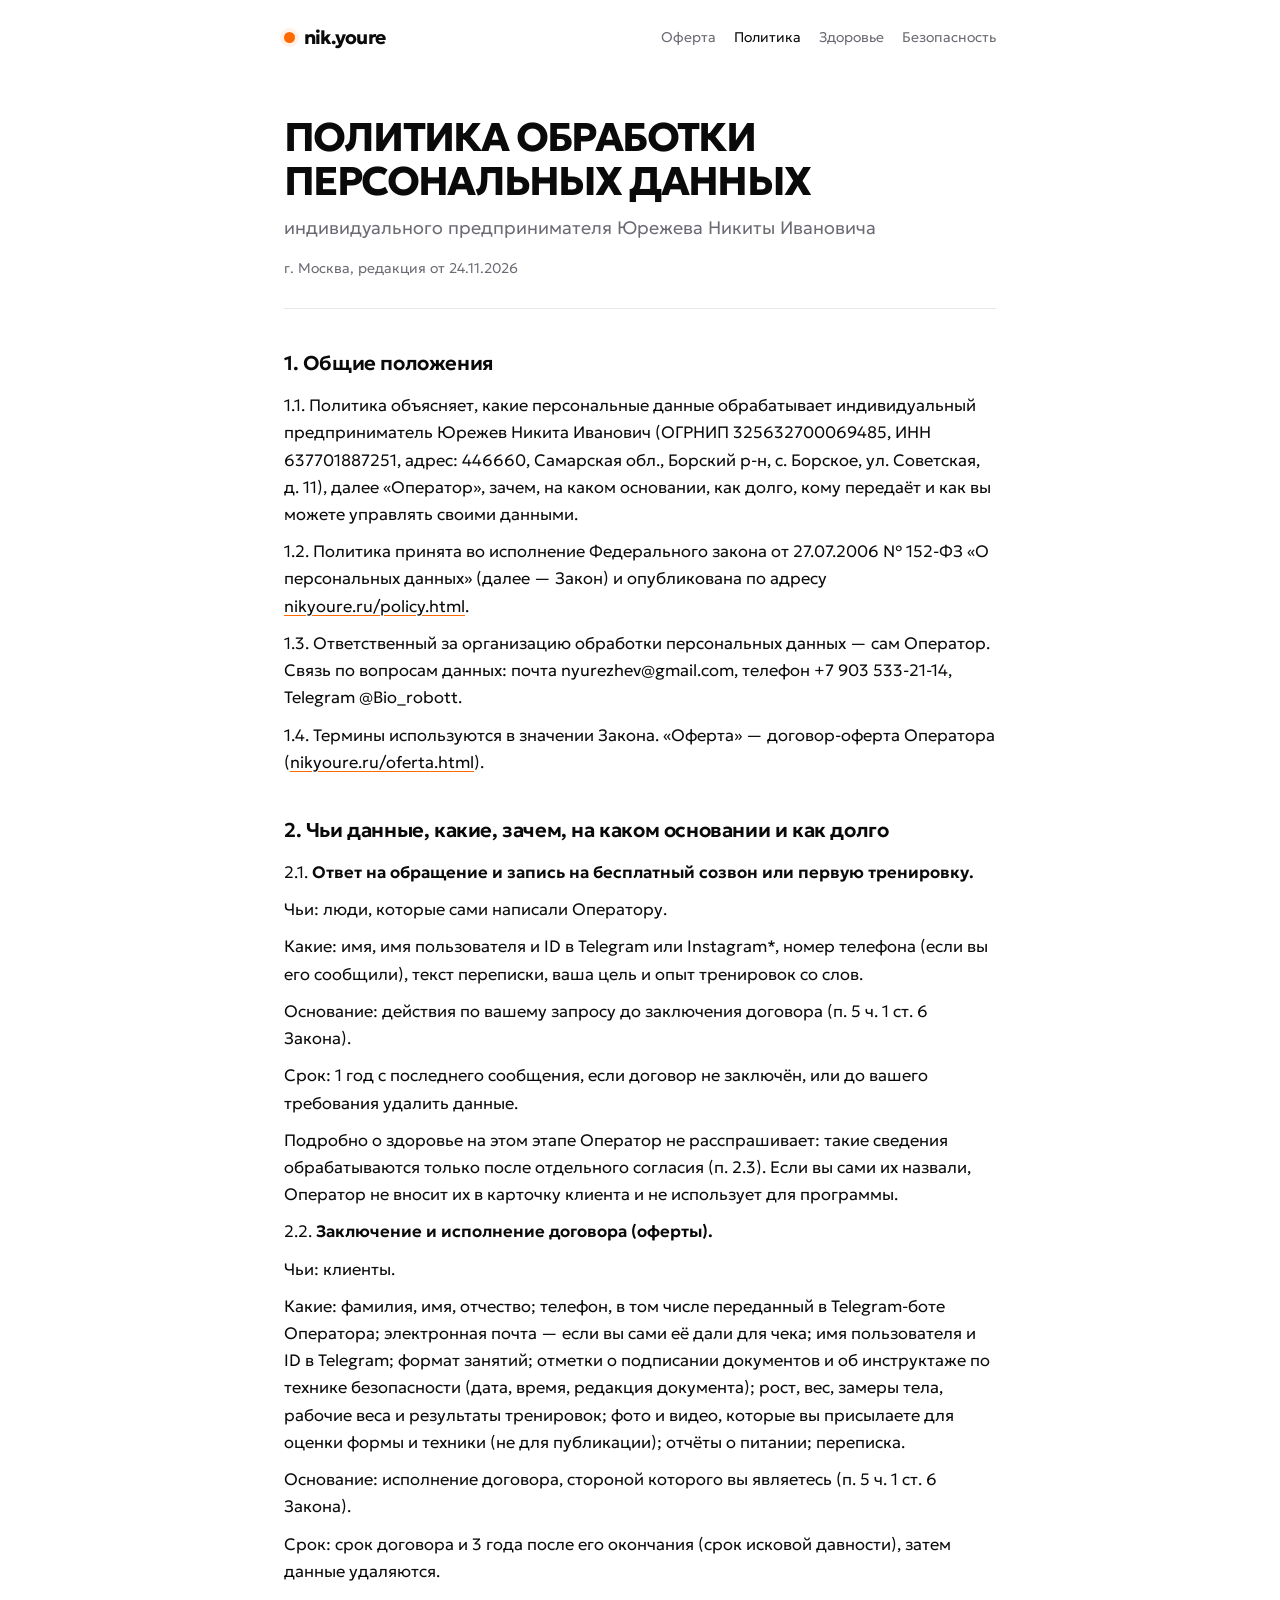
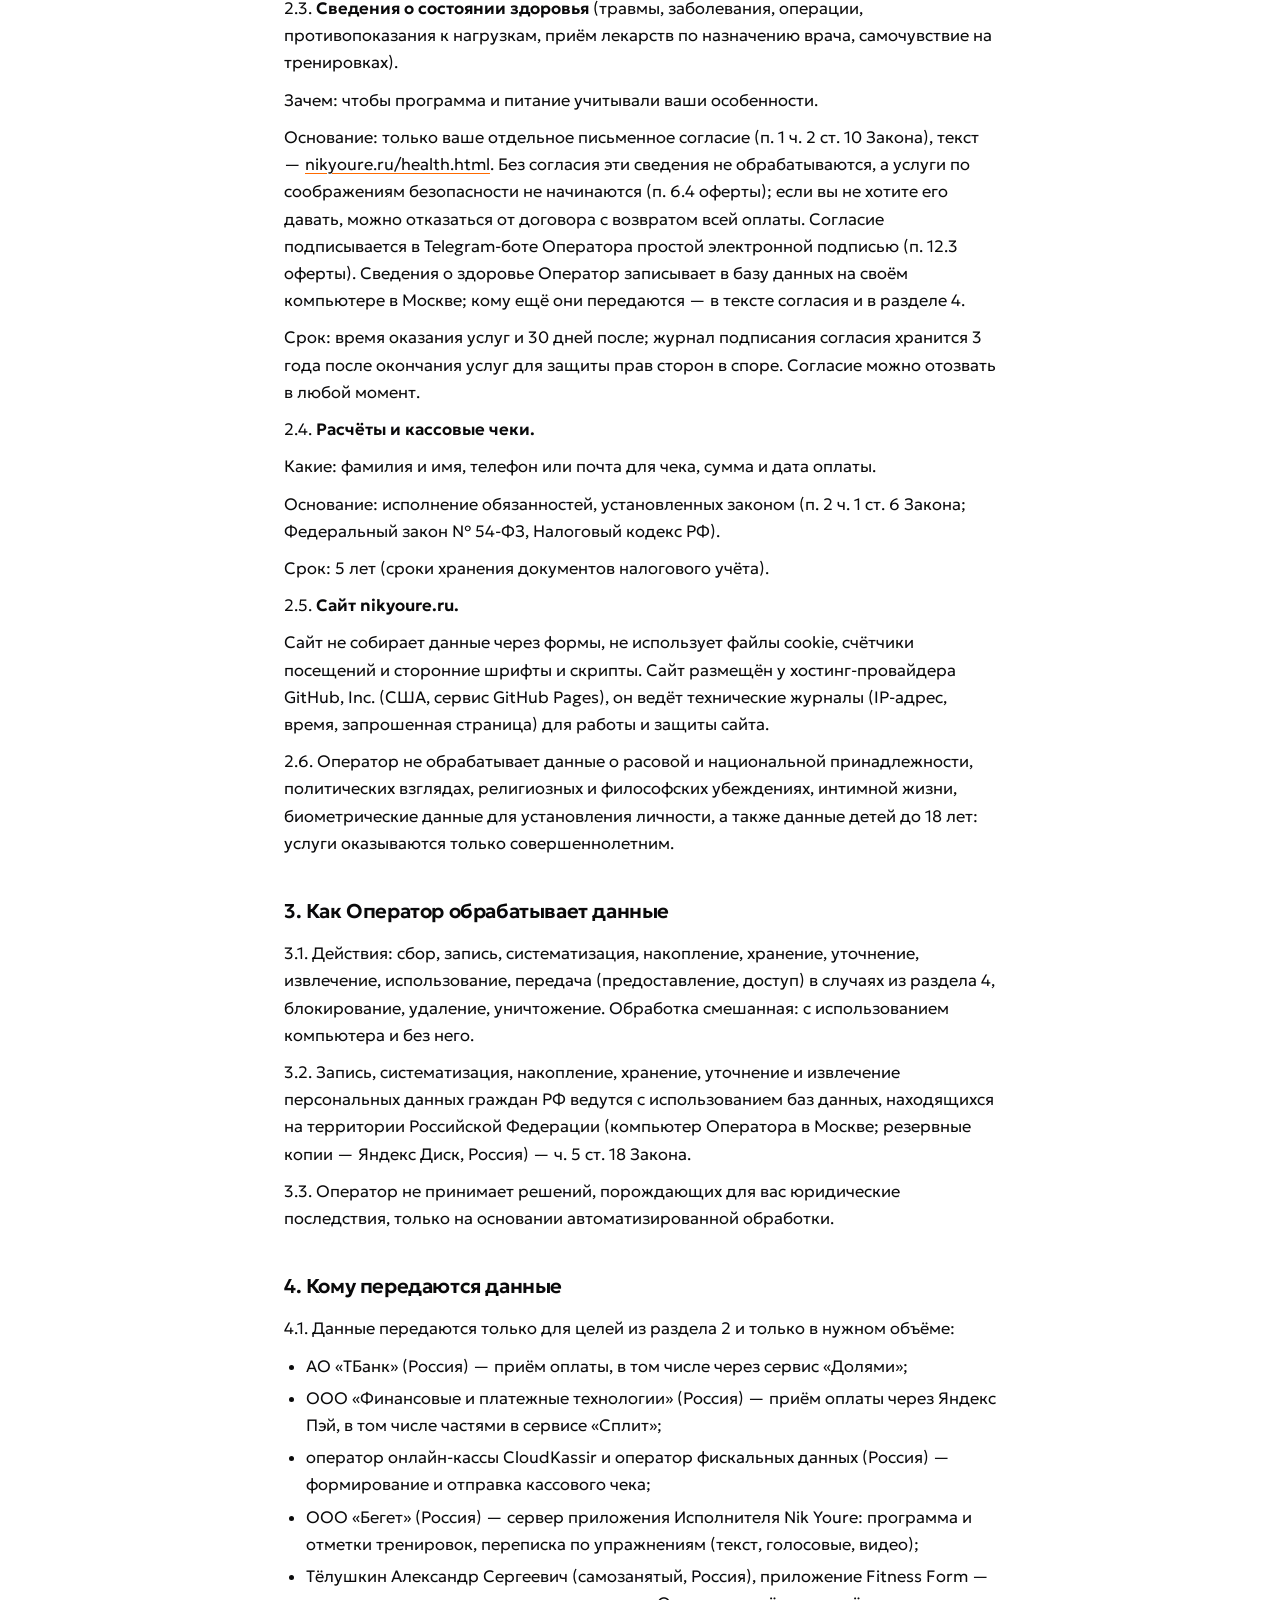
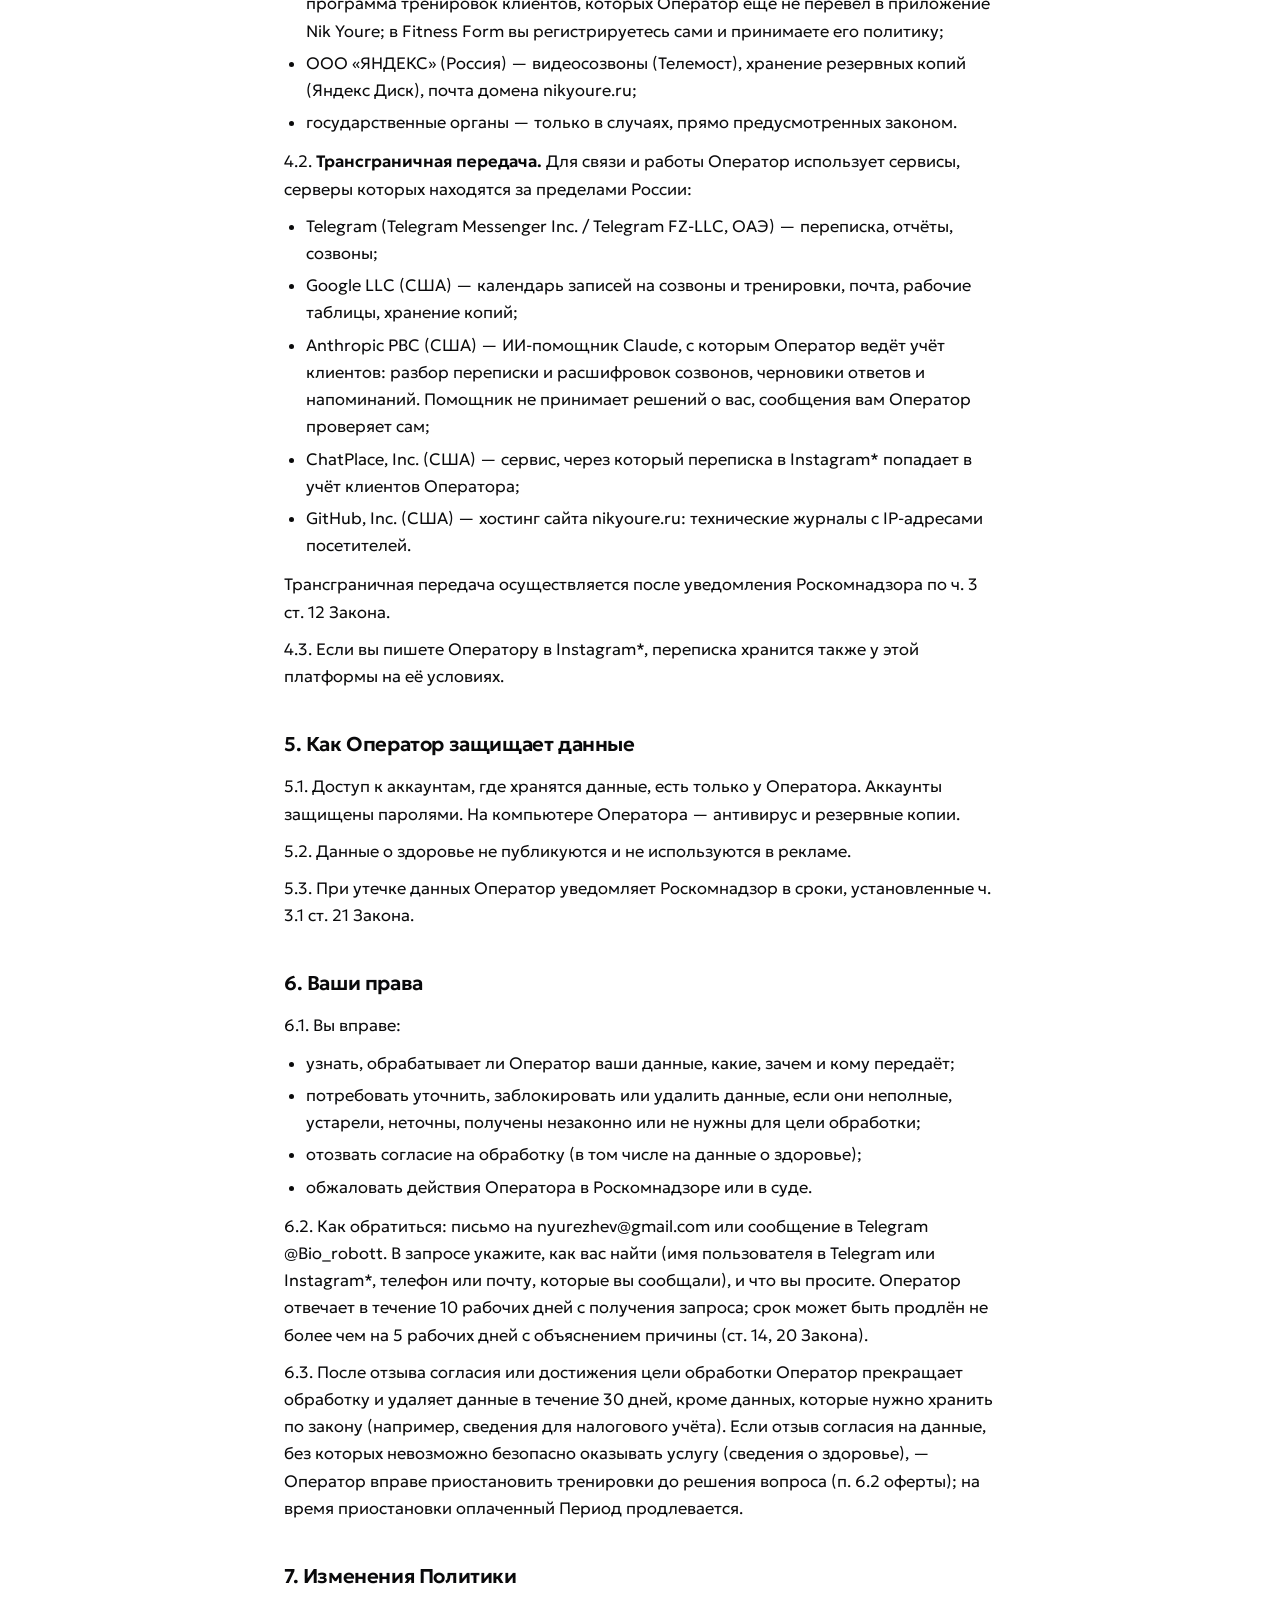
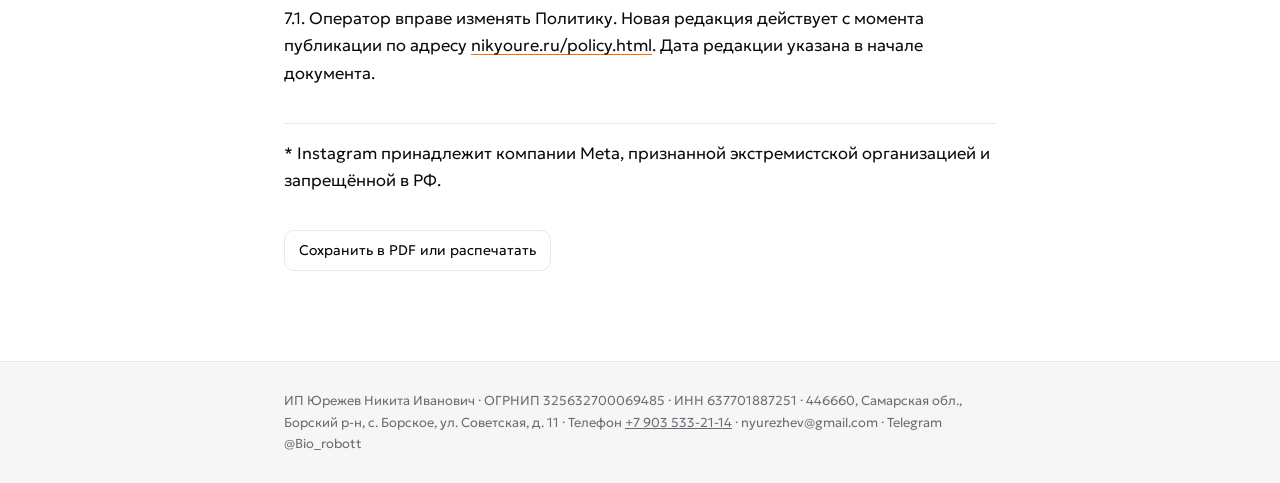
<file: policy.html>
<!doctype html>
<html lang="ru">
<head>
<meta charset="utf-8">
<meta name="viewport" content="width=device-width, initial-scale=1">
<title>Политика обработки персональных данных · ИП Юрежев Н. И.</title>
<meta property="og:type" content="website">
<meta property="og:site_name" content="nik.youre">
<meta property="og:title" content="Политика обработки персональных данных · ИП Юрежев Н. И.">
<meta property="og:description" content="Документы ИП Юрежева Н. И. · nikyoure.ru">
<meta property="og:image" content="https://nikyoure.ru/og-docs-min.jpg">
<meta property="og:image:width" content="1200">
<meta property="og:image:height" content="630">
<meta name="twitter:card" content="summary_large_image">
<link rel="stylesheet" href="fonts.css">
<style>
:root{--bg:#fff;--panel:#f6f6f7;--ink:#0a0a0b;--muted:#6b6b74;--line:#e8e8ec;--accent:#ff6a00;--accent-soft:#fff2e8;
--sans:"Geologica",-apple-system,BlinkMacSystemFont,"Segoe UI",Roboto,sans-serif}
*{box-sizing:border-box;margin:0;padding:0}
body{background:var(--bg);color:var(--ink);font-family:var(--sans);font-weight:300;font-size:16.5px;line-height:1.65;-webkit-text-size-adjust:100%}
a{color:inherit}
:focus-visible{outline:2px solid var(--accent);outline-offset:3px;border-radius:6px}
.top{max-width:760px;margin:0 auto;padding:22px 24px;display:flex;align-items:center;justify-content:space-between;gap:16px}
.logo{display:flex;align-items:center;gap:9px;font-weight:700;font-size:19px;letter-spacing:-.04em;text-decoration:none}
.logo i{width:11px;height:11px;border-radius:50%;background:var(--accent);box-shadow:0 0 0 4px var(--accent-soft)}
.top nav{display:flex;gap:18px;font-size:14px;color:var(--muted)}
.top nav a{text-decoration:none} .top nav a:hover,.top nav a[aria-current]{color:var(--ink)}
main{max-width:760px;margin:0 auto;padding:40px 24px 80px}
h1{font-weight:700;font-size:clamp(28px,4.4vw,40px);line-height:1.1;letter-spacing:-.04em}
.sub{font-size:18px;color:var(--muted);margin-top:10px}
.meta{font-size:14px;color:var(--muted);margin-top:14px;padding-bottom:28px;border-bottom:1px solid var(--line)}
h2{font-weight:600;font-size:20px;letter-spacing:-.02em;margin:38px 0 12px}
p{margin:10px 0} ul{margin:8px 0 12px 22px} li{margin:5px 0}
strong{font-weight:600}
p a{color:var(--ink);text-decoration-color:var(--accent);text-underline-offset:3px}
.field{display:inline-block;min-width:120px;border-bottom:1px solid var(--ink);color:var(--muted);font-size:13px;padding:0 4px;line-height:1.4}
.box{display:inline-block;width:14px;height:14px;border:1.5px solid var(--ink);border-radius:3px;vertical-align:-2px;margin:0 6px 0 10px}
.note{font-size:14.5px;color:var(--muted);background:var(--panel);border-radius:12px;padding:12px 16px;margin:18px 0 22px}
hr{border:0;border-top:1px solid var(--line);margin:36px 0 16px}
footer{border-top:1px solid var(--line);background:var(--panel)}
footer div{max-width:760px;margin:0 auto;padding:28px 24px;font-size:13px;color:var(--muted)}
.print{font:inherit;font-size:14px;border:1px solid var(--line);background:#fff;border-radius:10px;padding:8px 14px;cursor:pointer}
@media (max-width:640px){.top{padding:16px;flex-wrap:wrap}.top nav{gap:14px;flex-wrap:wrap}main{padding:28px 16px 64px}body{font-size:16px}}
@media print{.top nav,.print,footer{display:none}main{padding:0}body{font-size:12pt}}
</style>
</head>
<body>
<header class="top">
  <a class="logo" href="index.html"><i></i>nik.youre</a>
  <nav aria-label="Документы"><a href="oferta.html">Оферта</a> <a href="policy.html" aria-current="page">Политика</a> <a href="health.html">Здоровье</a> <a href="safety.html">Безопасность</a></nav>
</header>
<main>
<h1>ПОЛИТИКА ОБРАБОТКИ ПЕРСОНАЛЬНЫХ ДАННЫХ</h1>
<p class="sub">индивидуального предпринимателя Юрежева Никиты Ивановича</p>
<p class="meta">г. Москва, редакция от 24.11.2026</p>
<h2>1. Общие положения</h2>
<p>1.1. Политика объясняет, какие персональные данные обрабатывает индивидуальный предприниматель Юрежев Никита Иванович (ОГРНИП 325632700069485, ИНН 637701887251, адрес: 446660, Самарская обл., Борский р-н, с. Борское, ул. Советская, д. 11), далее «Оператор», зачем, на каком основании, как долго, кому передаёт и как вы можете управлять своими данными.</p>
<p>1.2. Политика принята во исполнение Федерального закона от 27.07.2006 № 152-ФЗ «О персональных данных» (далее — Закон) и опубликована по адресу <a href="policy.html">nikyoure.ru/policy.html</a>.</p>
<p>1.3. Ответственный за организацию обработки персональных данных — сам Оператор. Связь по вопросам данных: почта nyurezhev@gmail.com, телефон +7 903 533-21-14, Telegram @Bio_robott.</p>
<p>1.4. Термины используются в значении Закона. «Оферта» — договор-оферта Оператора (<a href="oferta.html">nikyoure.ru/oferta.html</a>).</p>
<h2>2. Чьи данные, какие, зачем, на каком основании и как долго</h2>
<p>2.1. <strong>Ответ на обращение и запись на бесплатный созвон или первую тренировку.</strong></p>
<p>Чьи: люди, которые сами написали Оператору.</p>
<p>Какие: имя, имя пользователя и ID в Telegram или Instagram*, номер телефона (если вы его сообщили), текст переписки, ваша цель и опыт тренировок со слов.</p>
<p>Основание: действия по вашему запросу до заключения договора (п. 5 ч. 1 ст. 6 Закона).</p>
<p>Срок: 1 год с последнего сообщения, если договор не заключён, или до вашего требования удалить данные.</p>
<p>Подробно о здоровье на этом этапе Оператор не расспрашивает: такие сведения обрабатываются только после отдельного согласия (п. 2.3). Если вы сами их назвали, Оператор не вносит их в карточку клиента и не использует для программы.</p>
<p>2.2. <strong>Заключение и исполнение договора (оферты).</strong></p>
<p>Чьи: клиенты.</p>
<p>Какие: фамилия, имя, отчество; телефон, в том числе переданный в Telegram-боте Оператора; электронная почта — если вы сами её дали для чека; имя пользователя и ID в Telegram; формат занятий; отметки о подписании документов и об инструктаже по технике безопасности (дата, время, редакция документа); рост, вес, замеры тела, рабочие веса и результаты тренировок; фото и видео, которые вы присылаете для оценки формы и техники (не для публикации); отчёты о питании; переписка.</p>
<p>Основание: исполнение договора, стороной которого вы являетесь (п. 5 ч. 1 ст. 6 Закона).</p>
<p>Срок: срок договора и 3 года после его окончания (срок исковой давности), затем данные удаляются.</p>
<p>2.3. <strong>Сведения о состоянии здоровья</strong> (травмы, заболевания, операции, противопоказания к нагрузкам, приём лекарств по назначению врача, самочувствие на тренировках).</p>
<p>Зачем: чтобы программа и питание учитывали ваши особенности.</p>
<p>Основание: только ваше отдельное письменное согласие (п. 1 ч. 2 ст. 10 Закона), текст — <a href="health.html">nikyoure.ru/health.html</a>. Без согласия эти сведения не обрабатываются, а услуги по соображениям безопасности не начинаются (п. 6.4 оферты); если вы не хотите его давать, можно отказаться от договора с возвратом всей оплаты. Согласие подписывается в Telegram-боте Оператора простой электронной подписью (п. 12.3 оферты). Сведения о здоровье Оператор записывает в базу данных на своём компьютере в Москве; кому ещё они передаются — в тексте согласия и в разделе 4.</p>
<p>Срок: время оказания услуг и 30 дней после; журнал подписания согласия хранится 3 года после окончания услуг для защиты прав сторон в споре. Согласие можно отозвать в любой момент.</p>
<p>2.4. <strong>Расчёты и кассовые чеки.</strong></p>
<p>Какие: фамилия и имя, телефон или почта для чека, сумма и дата оплаты.</p>
<p>Основание: исполнение обязанностей, установленных законом (п. 2 ч. 1 ст. 6 Закона; Федеральный закон № 54-ФЗ, Налоговый кодекс РФ).</p>
<p>Срок: 5 лет (сроки хранения документов налогового учёта).</p>
<p>2.5. <strong>Сайт nikyoure.ru.</strong></p>
<p>Сайт не собирает данные через формы, не использует файлы cookie, счётчики посещений и сторонние шрифты и скрипты. Сайт размещён у хостинг-провайдера GitHub, Inc. (США, сервис GitHub Pages), он ведёт технические журналы (IP-адрес, время, запрошенная страница) для работы и защиты сайта.</p>
<p>2.6. Оператор не обрабатывает данные о расовой и национальной принадлежности, политических взглядах, религиозных и философских убеждениях, интимной жизни, биометрические данные для установления личности, а также данные детей до 18 лет: услуги оказываются только совершеннолетним.</p>
<h2>3. Как Оператор обрабатывает данные</h2>
<p>3.1. Действия: сбор, запись, систематизация, накопление, хранение, уточнение, извлечение, использование, передача (предоставление, доступ) в случаях из раздела 4, блокирование, удаление, уничтожение. Обработка смешанная: с использованием компьютера и без него.</p>
<p>3.2. Запись, систематизация, накопление, хранение, уточнение и извлечение персональных данных граждан РФ ведутся с использованием баз данных, находящихся на территории Российской Федерации (компьютер Оператора в Москве; резервные копии — Яндекс Диск, Россия) — ч. 5 ст. 18 Закона.</p>
<p>3.3. Оператор не принимает решений, порождающих для вас юридические последствия, только на основании автоматизированной обработки.</p>
<h2>4. Кому передаются данные</h2>
<p>4.1. Данные передаются только для целей из раздела 2 и только в нужном объёме:</p>
<ul>
<li>АО «ТБанк» (Россия) — приём оплаты, в том числе через сервис «Долями»;</li>
<li>ООО «Финансовые и платежные технологии» (Россия) — приём оплаты через Яндекс Пэй, в том числе частями в сервисе «Сплит»;</li>
<li>оператор онлайн-кассы CloudKassir и оператор фискальных данных (Россия) — формирование и отправка кассового чека;</li>
<li>ООО «Бегет» (Россия) — сервер приложения Исполнителя Nik Youre: программа и отметки тренировок, переписка по упражнениям (текст, голосовые, видео);</li>
<li>Тёлушкин Александр Сергеевич (самозанятый, Россия), приложение Fitness Form — программа тренировок клиентов, которых Оператор ещё не перевёл в приложение Nik Youre; в Fitness Form вы регистрируетесь сами и принимаете его политику;</li>
<li>ООО «ЯНДЕКС» (Россия) — видеосозвоны (Телемост), хранение резервных копий (Яндекс Диск), почта домена nikyoure.ru;</li>
<li>государственные органы — только в случаях, прямо предусмотренных законом.</li>
</ul>
<p>4.2. <strong>Трансграничная передача.</strong> Для связи и работы Оператор использует сервисы, серверы которых находятся за пределами России:</p>
<ul>
<li>Telegram (Telegram Messenger Inc. / Telegram FZ-LLC, ОАЭ) — переписка, отчёты, созвоны;</li>
<li>Google LLC (США) — календарь записей на созвоны и тренировки, почта, рабочие таблицы, хранение копий;</li>
<li>Anthropic PBC (США) — ИИ-помощник Claude, с которым Оператор ведёт учёт клиентов: разбор переписки и расшифровок созвонов, черновики ответов и напоминаний. Помощник не принимает решений о вас, сообщения вам Оператор проверяет сам;</li>
<li>ChatPlace, Inc. (США) — сервис, через который переписка в Instagram* попадает в учёт клиентов Оператора;</li>
<li>GitHub, Inc. (США) — хостинг сайта nikyoure.ru: технические журналы с IP-адресами посетителей.</li>
</ul>
<p>Трансграничная передача осуществляется после уведомления Роскомнадзора по ч. 3 ст. 12 Закона.</p>
<p>4.3. Если вы пишете Оператору в Instagram*, переписка хранится также у этой платформы на её условиях.</p>
<h2>5. Как Оператор защищает данные</h2>
<p>5.1. Доступ к аккаунтам, где хранятся данные, есть только у Оператора. Аккаунты защищены паролями. На компьютере Оператора — антивирус и резервные копии.</p>
<p>5.2. Данные о здоровье не публикуются и не используются в рекламе.</p>
<p>5.3. При утечке данных Оператор уведомляет Роскомнадзор в сроки, установленные ч. 3.1 ст. 21 Закона.</p>
<h2>6. Ваши права</h2>
<p>6.1. Вы вправе:</p>
<ul>
<li>узнать, обрабатывает ли Оператор ваши данные, какие, зачем и кому передаёт;</li>
<li>потребовать уточнить, заблокировать или удалить данные, если они неполные, устарели, неточны, получены незаконно или не нужны для цели обработки;</li>
<li>отозвать согласие на обработку (в том числе на данные о здоровье);</li>
<li>обжаловать действия Оператора в Роскомнадзоре или в суде.</li>
</ul>
<p>6.2. Как обратиться: письмо на nyurezhev@gmail.com или сообщение в Telegram @Bio_robott. В запросе укажите, как вас найти (имя пользователя в Telegram или Instagram*, телефон или почту, которые вы сообщали), и что вы просите. Оператор отвечает в течение 10 рабочих дней с получения запроса; срок может быть продлён не более чем на 5 рабочих дней с объяснением причины (ст. 14, 20 Закона).</p>
<p>6.3. После отзыва согласия или достижения цели обработки Оператор прекращает обработку и удаляет данные в течение 30 дней, кроме данных, которые нужно хранить по закону (например, сведения для налогового учёта). Если отзыв согласия на данные, без которых невозможно безопасно оказывать услугу (сведения о здоровье), — Оператор вправе приостановить тренировки до решения вопроса (п. 6.2 оферты); на время приостановки оплаченный Период продлевается.</p>
<h2>7. Изменения Политики</h2>
<p>7.1. Оператор вправе изменять Политику. Новая редакция действует с момента публикации по адресу <a href="policy.html">nikyoure.ru/policy.html</a>. Дата редакции указана в начале документа.</p>
<hr>
<p>* Instagram принадлежит компании Meta, признанной экстремистской организацией и запрещённой в РФ.</p>
<p style="margin-top:36px"><button class="print" onclick="print()">Сохранить в PDF или распечатать</button></p>
</main>
<footer><div>ИП Юрежев Никита Иванович · ОГРНИП 325632700069485 · ИНН 637701887251 · 446660, Самарская обл., Борский р-н, с. Борское, ул. Советская, д. 11 · Телефон <a href="tel:+79035332114">+7 903 533-21-14</a> · nyurezhev@gmail.com · Telegram @Bio_robott</div></footer>
<script>if(location.hash==='#print')addEventListener('load',()=>setTimeout(print,400))</script>
</body>
</html>
</file>
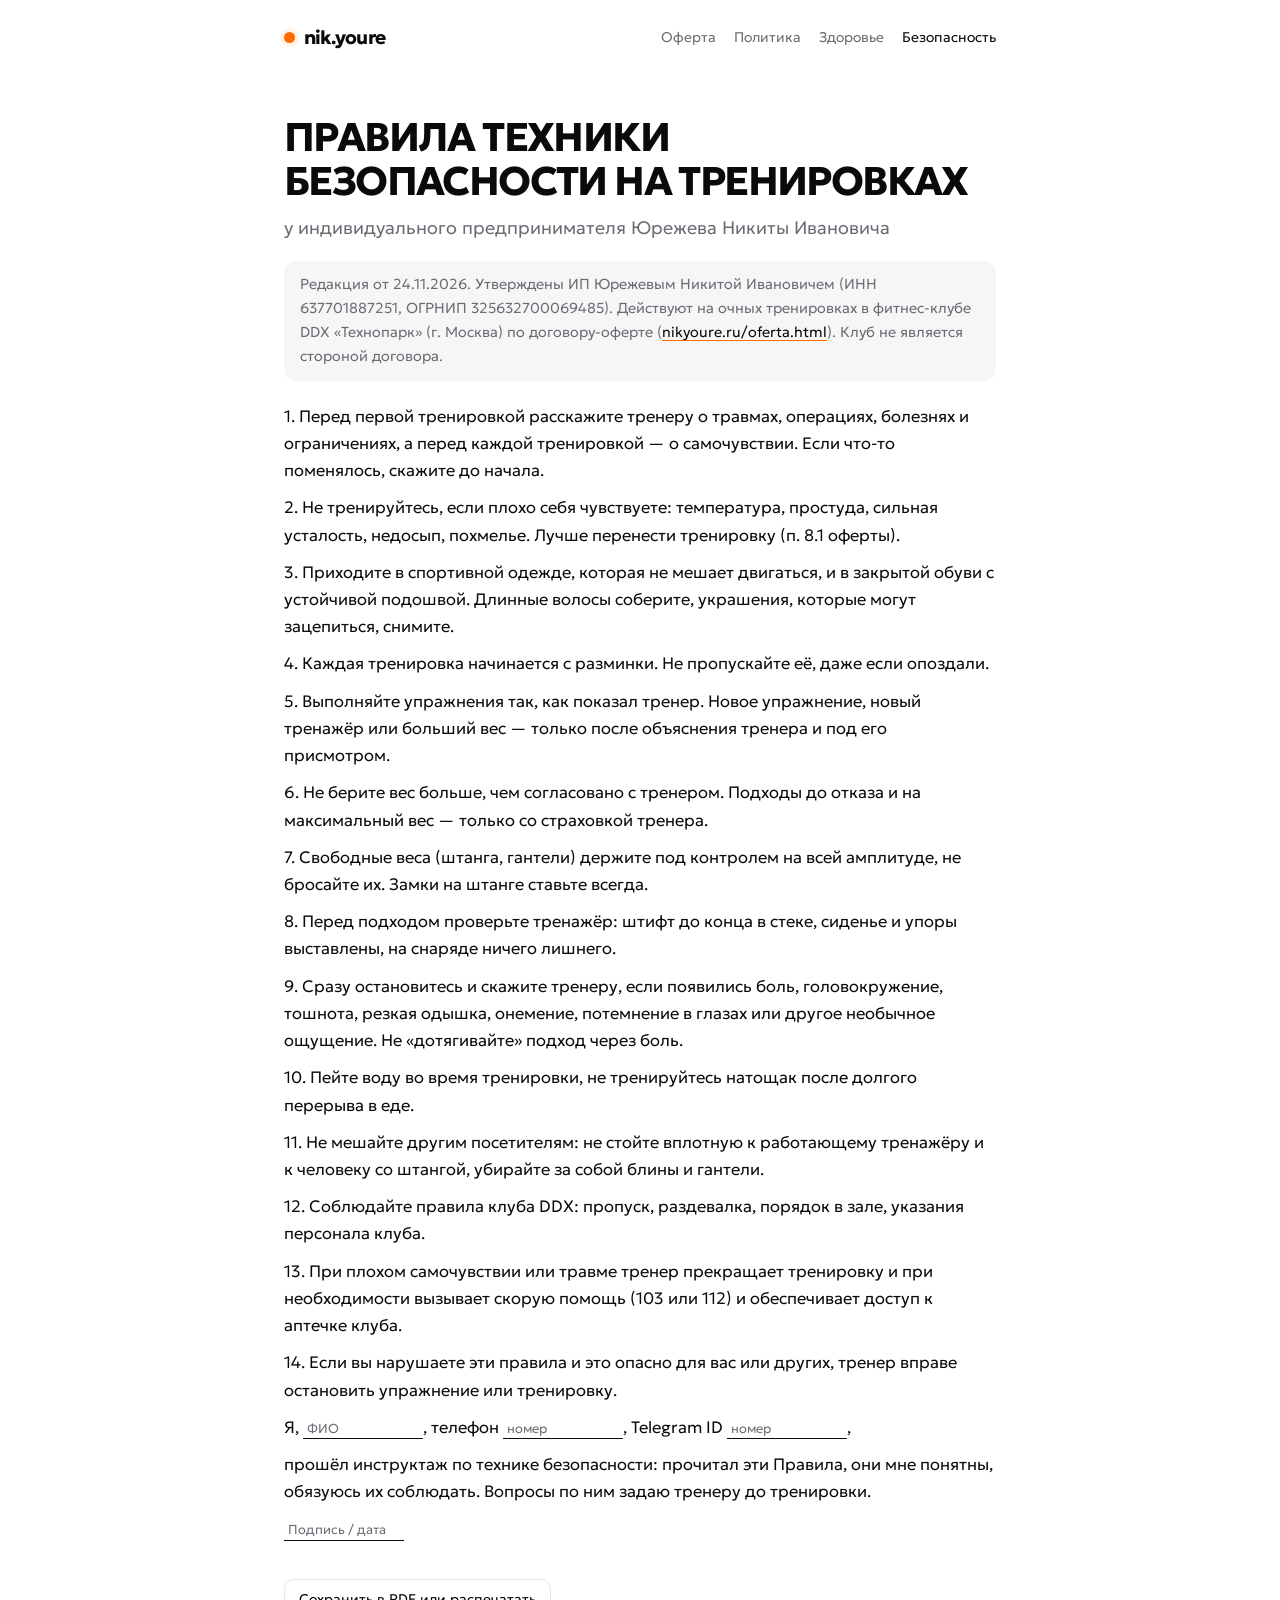
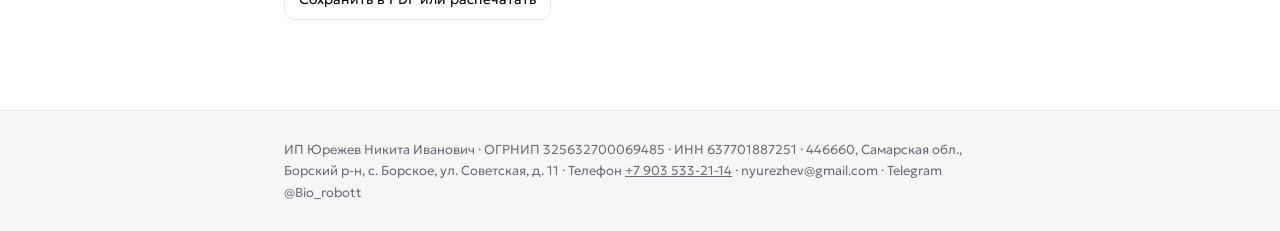
<file: safety.html>
<!doctype html>
<html lang="ru">
<head>
<meta charset="utf-8">
<meta name="viewport" content="width=device-width, initial-scale=1">
<title>Правила техники безопасности на тренировках · ИП Юрежев Н. И.</title>
<meta property="og:type" content="website">
<meta property="og:site_name" content="nik.youre">
<meta property="og:title" content="Правила техники безопасности на тренировках · ИП Юрежев Н. И.">
<meta property="og:description" content="Документы ИП Юрежева Н. И. · nikyoure.ru">
<meta property="og:image" content="https://nikyoure.ru/og-docs-min.jpg">
<meta property="og:image:width" content="1200">
<meta property="og:image:height" content="630">
<meta name="twitter:card" content="summary_large_image">
<link rel="stylesheet" href="fonts.css">
<style>
:root{--bg:#fff;--panel:#f6f6f7;--ink:#0a0a0b;--muted:#6b6b74;--line:#e8e8ec;--accent:#ff6a00;--accent-soft:#fff2e8;
--sans:"Geologica",-apple-system,BlinkMacSystemFont,"Segoe UI",Roboto,sans-serif}
*{box-sizing:border-box;margin:0;padding:0}
body{background:var(--bg);color:var(--ink);font-family:var(--sans);font-weight:300;font-size:16.5px;line-height:1.65;-webkit-text-size-adjust:100%}
a{color:inherit}
:focus-visible{outline:2px solid var(--accent);outline-offset:3px;border-radius:6px}
.top{max-width:760px;margin:0 auto;padding:22px 24px;display:flex;align-items:center;justify-content:space-between;gap:16px}
.logo{display:flex;align-items:center;gap:9px;font-weight:700;font-size:19px;letter-spacing:-.04em;text-decoration:none}
.logo i{width:11px;height:11px;border-radius:50%;background:var(--accent);box-shadow:0 0 0 4px var(--accent-soft)}
.top nav{display:flex;gap:18px;font-size:14px;color:var(--muted)}
.top nav a{text-decoration:none} .top nav a:hover,.top nav a[aria-current]{color:var(--ink)}
main{max-width:760px;margin:0 auto;padding:40px 24px 80px}
h1{font-weight:700;font-size:clamp(28px,4.4vw,40px);line-height:1.1;letter-spacing:-.04em}
.sub{font-size:18px;color:var(--muted);margin-top:10px}
.meta{font-size:14px;color:var(--muted);margin-top:14px;padding-bottom:28px;border-bottom:1px solid var(--line)}
h2{font-weight:600;font-size:20px;letter-spacing:-.02em;margin:38px 0 12px}
p{margin:10px 0} ul{margin:8px 0 12px 22px} li{margin:5px 0}
strong{font-weight:600}
p a{color:var(--ink);text-decoration-color:var(--accent);text-underline-offset:3px}
.field{display:inline-block;min-width:120px;border-bottom:1px solid var(--ink);color:var(--muted);font-size:13px;padding:0 4px;line-height:1.4}
.box{display:inline-block;width:14px;height:14px;border:1.5px solid var(--ink);border-radius:3px;vertical-align:-2px;margin:0 6px 0 10px}
.note{font-size:14.5px;color:var(--muted);background:var(--panel);border-radius:12px;padding:12px 16px;margin:18px 0 22px}
hr{border:0;border-top:1px solid var(--line);margin:36px 0 16px}
footer{border-top:1px solid var(--line);background:var(--panel)}
footer div{max-width:760px;margin:0 auto;padding:28px 24px;font-size:13px;color:var(--muted)}
.print{font:inherit;font-size:14px;border:1px solid var(--line);background:#fff;border-radius:10px;padding:8px 14px;cursor:pointer}
@media (max-width:640px){.top{padding:16px;flex-wrap:wrap}.top nav{gap:14px;flex-wrap:wrap}main{padding:28px 16px 64px}body{font-size:16px}}
@media print{.top nav,.print,footer{display:none}main{padding:0}body{font-size:12pt}}
</style>
</head>
<body>
<header class="top">
  <a class="logo" href="index.html"><i></i>nik.youre</a>
  <nav aria-label="Документы"><a href="oferta.html">Оферта</a> <a href="policy.html">Политика</a> <a href="health.html">Здоровье</a> <a href="safety.html" aria-current="page">Безопасность</a></nav>
</header>
<main>
<h1>ПРАВИЛА ТЕХНИКИ БЕЗОПАСНОСТИ НА ТРЕНИРОВКАХ</h1>
<p class="sub">у индивидуального предпринимателя Юрежева Никиты Ивановича</p>
<p class="note">Редакция от 24.11.2026. Утверждены ИП Юрежевым Никитой Ивановичем (ИНН 637701887251, ОГРНИП 325632700069485). Действуют на очных тренировках в фитнес-клубе DDX «Технопарк» (г. Москва) по договору-оферте (<a href="oferta.html">nikyoure.ru/oferta.html</a>). Клуб не является стороной договора.</p>
<p>1. Перед первой тренировкой расскажите тренеру о травмах, операциях, болезнях и ограничениях, а перед каждой тренировкой — о самочувствии. Если что-то поменялось, скажите до начала.</p>
<p>2. Не тренируйтесь, если плохо себя чувствуете: температура, простуда, сильная усталость, недосып, похмелье. Лучше перенести тренировку (п. 8.1 оферты).</p>
<p>3. Приходите в спортивной одежде, которая не мешает двигаться, и в закрытой обуви с устойчивой подошвой. Длинные волосы соберите, украшения, которые могут зацепиться, снимите.</p>
<p>4. Каждая тренировка начинается с разминки. Не пропускайте её, даже если опоздали.</p>
<p>5. Выполняйте упражнения так, как показал тренер. Новое упражнение, новый тренажёр или больший вес — только после объяснения тренера и под его присмотром.</p>
<p>6. Не берите вес больше, чем согласовано с тренером. Подходы до отказа и на максимальный вес — только со страховкой тренера.</p>
<p>7. Свободные веса (штанга, гантели) держите под контролем на всей амплитуде, не бросайте их. Замки на штанге ставьте всегда.</p>
<p>8. Перед подходом проверьте тренажёр: штифт до конца в стеке, сиденье и упоры выставлены, на снаряде ничего лишнего.</p>
<p>9. Сразу остановитесь и скажите тренеру, если появились боль, головокружение, тошнота, резкая одышка, онемение, потемнение в глазах или другое необычное ощущение. Не «дотягивайте» подход через боль.</p>
<p>10. Пейте воду во время тренировки, не тренируйтесь натощак после долгого перерыва в еде.</p>
<p>11. Не мешайте другим посетителям: не стойте вплотную к работающему тренажёру и к человеку со штангой, убирайте за собой блины и гантели.</p>
<p>12. Соблюдайте правила клуба DDX: пропуск, раздевалка, порядок в зале, указания персонала клуба.</p>
<p>13. При плохом самочувствии или травме тренер прекращает тренировку и при необходимости вызывает скорую помощь (103 или 112) и обеспечивает доступ к аптечке клуба.</p>
<p>14. Если вы нарушаете эти правила и это опасно для вас или других, тренер вправе остановить упражнение или тренировку.</p>
<p>Я, <span class="field">ФИО</span>, телефон <span class="field">номер</span>, Telegram ID <span class="field">номер</span>,</p>
<p>прошёл инструктаж по технике безопасности: прочитал эти Правила, они мне понятны, обязуюсь их соблюдать. Вопросы по ним задаю тренеру до тренировки.</p>
<p><span class="field">Подпись / дата</span></p>
<p style="margin-top:36px"><button class="print" onclick="print()">Сохранить в PDF или распечатать</button></p>
</main>
<footer><div>ИП Юрежев Никита Иванович · ОГРНИП 325632700069485 · ИНН 637701887251 · 446660, Самарская обл., Борский р-н, с. Борское, ул. Советская, д. 11 · Телефон <a href="tel:+79035332114">+7 903 533-21-14</a> · nyurezhev@gmail.com · Telegram @Bio_robott</div></footer>
<script>if(location.hash==='#print')addEventListener('load',()=>setTimeout(print,400))</script>
</body>
</html>
</file>
<file: fonts.css>
@font-face{font-family:'Geologica';font-style:normal;font-weight:300;font-display:swap;src:url(fonts/Geologica-cyrillic-0.woff2) format('woff2');unicode-range:U+0301, U+0400-045F, U+0490-0491, U+04B0-04B1, U+2116}
@font-face{font-family:'Geologica';font-style:normal;font-weight:300;font-display:swap;src:url(fonts/Geologica-latin-1.woff2) format('woff2');unicode-range:U+0000-00FF, U+0131, U+0152-0153, U+02BB-02BC, U+02C6, U+02DA, U+02DC, U+0304, U+0308, U+0329, U+2000-206F, U+20AC, U+2122, U+2191, U+2193, U+2212, U+2215, U+FEFF, U+FFFD}
@font-face{font-family:'Geologica';font-style:normal;font-weight:400;font-display:swap;src:url(fonts/Geologica-cyrillic-0.woff2) format('woff2');unicode-range:U+0301, U+0400-045F, U+0490-0491, U+04B0-04B1, U+2116}
@font-face{font-family:'Geologica';font-style:normal;font-weight:400;font-display:swap;src:url(fonts/Geologica-latin-1.woff2) format('woff2');unicode-range:U+0000-00FF, U+0131, U+0152-0153, U+02BB-02BC, U+02C6, U+02DA, U+02DC, U+0304, U+0308, U+0329, U+2000-206F, U+20AC, U+2122, U+2191, U+2193, U+2212, U+2215, U+FEFF, U+FFFD}
@font-face{font-family:'Geologica';font-style:normal;font-weight:500;font-display:swap;src:url(fonts/Geologica-cyrillic-0.woff2) format('woff2');unicode-range:U+0301, U+0400-045F, U+0490-0491, U+04B0-04B1, U+2116}
@font-face{font-family:'Geologica';font-style:normal;font-weight:500;font-display:swap;src:url(fonts/Geologica-latin-1.woff2) format('woff2');unicode-range:U+0000-00FF, U+0131, U+0152-0153, U+02BB-02BC, U+02C6, U+02DA, U+02DC, U+0304, U+0308, U+0329, U+2000-206F, U+20AC, U+2122, U+2191, U+2193, U+2212, U+2215, U+FEFF, U+FFFD}
@font-face{font-family:'Geologica';font-style:normal;font-weight:600;font-display:swap;src:url(fonts/Geologica-cyrillic-0.woff2) format('woff2');unicode-range:U+0301, U+0400-045F, U+0490-0491, U+04B0-04B1, U+2116}
@font-face{font-family:'Geologica';font-style:normal;font-weight:600;font-display:swap;src:url(fonts/Geologica-latin-1.woff2) format('woff2');unicode-range:U+0000-00FF, U+0131, U+0152-0153, U+02BB-02BC, U+02C6, U+02DA, U+02DC, U+0304, U+0308, U+0329, U+2000-206F, U+20AC, U+2122, U+2191, U+2193, U+2212, U+2215, U+FEFF, U+FFFD}
@font-face{font-family:'Geologica';font-style:normal;font-weight:700;font-display:swap;src:url(fonts/Geologica-cyrillic-0.woff2) format('woff2');unicode-range:U+0301, U+0400-045F, U+0490-0491, U+04B0-04B1, U+2116}
@font-face{font-family:'Geologica';font-style:normal;font-weight:700;font-display:swap;src:url(fonts/Geologica-latin-1.woff2) format('woff2');unicode-range:U+0000-00FF, U+0131, U+0152-0153, U+02BB-02BC, U+02C6, U+02DA, U+02DC, U+0304, U+0308, U+0329, U+2000-206F, U+20AC, U+2122, U+2191, U+2193, U+2212, U+2215, U+FEFF, U+FFFD}
@font-face{font-family:'JetBrains Mono';font-style:normal;font-weight:400;font-display:swap;src:url(fonts/JetBrainsMono-cyrillic-2.woff2) format('woff2');unicode-range:U+0301, U+0400-045F, U+0490-0491, U+04B0-04B1, U+2116}
@font-face{font-family:'JetBrains Mono';font-style:normal;font-weight:400;font-display:swap;src:url(fonts/JetBrainsMono-latin-3.woff2) format('woff2');unicode-range:U+0000-00FF, U+0131, U+0152-0153, U+02BB-02BC, U+02C6, U+02DA, U+02DC, U+0304, U+0308, U+0329, U+2000-206F, U+20AC, U+2122, U+2191, U+2193, U+2212, U+2215, U+FEFF, U+FFFD}
@font-face{font-family:'JetBrains Mono';font-style:normal;font-weight:500;font-display:swap;src:url(fonts/JetBrainsMono-cyrillic-2.woff2) format('woff2');unicode-range:U+0301, U+0400-045F, U+0490-0491, U+04B0-04B1, U+2116}
@font-face{font-family:'JetBrains Mono';font-style:normal;font-weight:500;font-display:swap;src:url(fonts/JetBrainsMono-latin-3.woff2) format('woff2');unicode-range:U+0000-00FF, U+0131, U+0152-0153, U+02BB-02BC, U+02C6, U+02DA, U+02DC, U+0304, U+0308, U+0329, U+2000-206F, U+20AC, U+2122, U+2191, U+2193, U+2212, U+2215, U+FEFF, U+FFFD}
</file>
